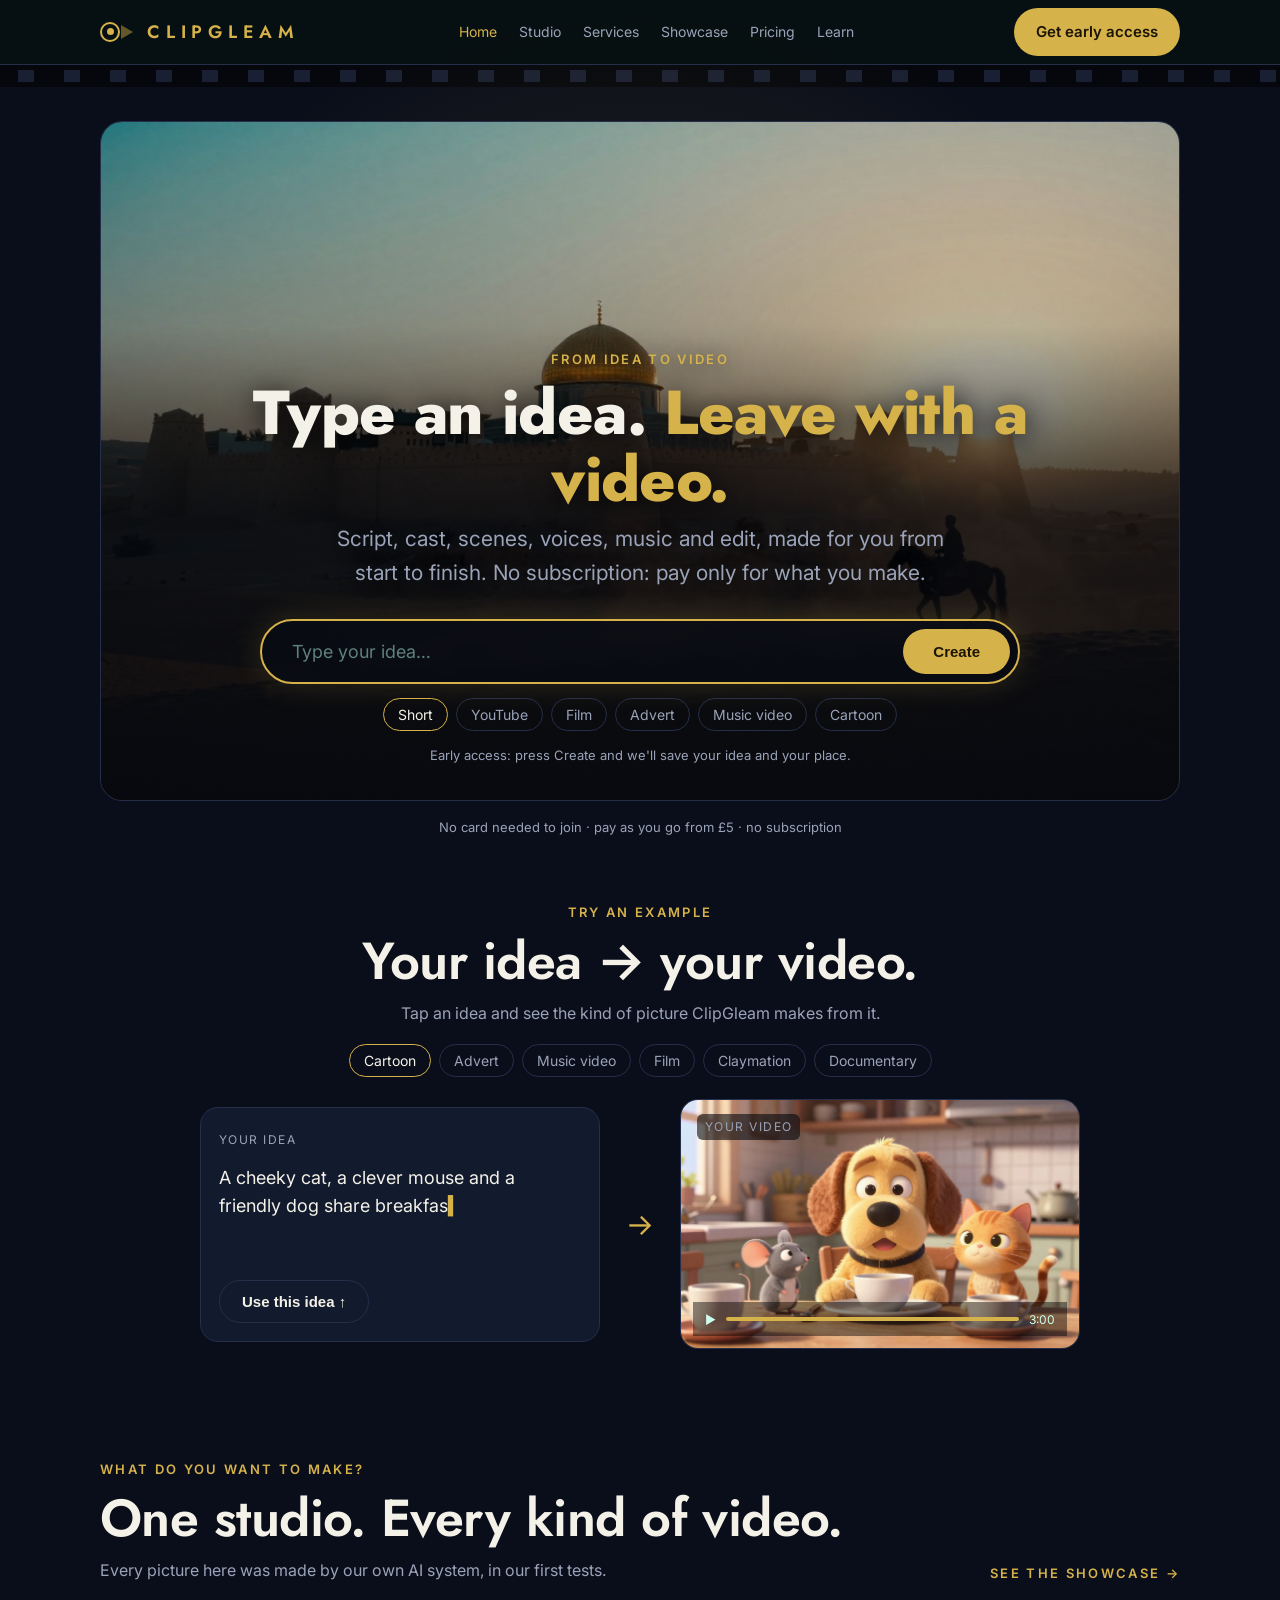
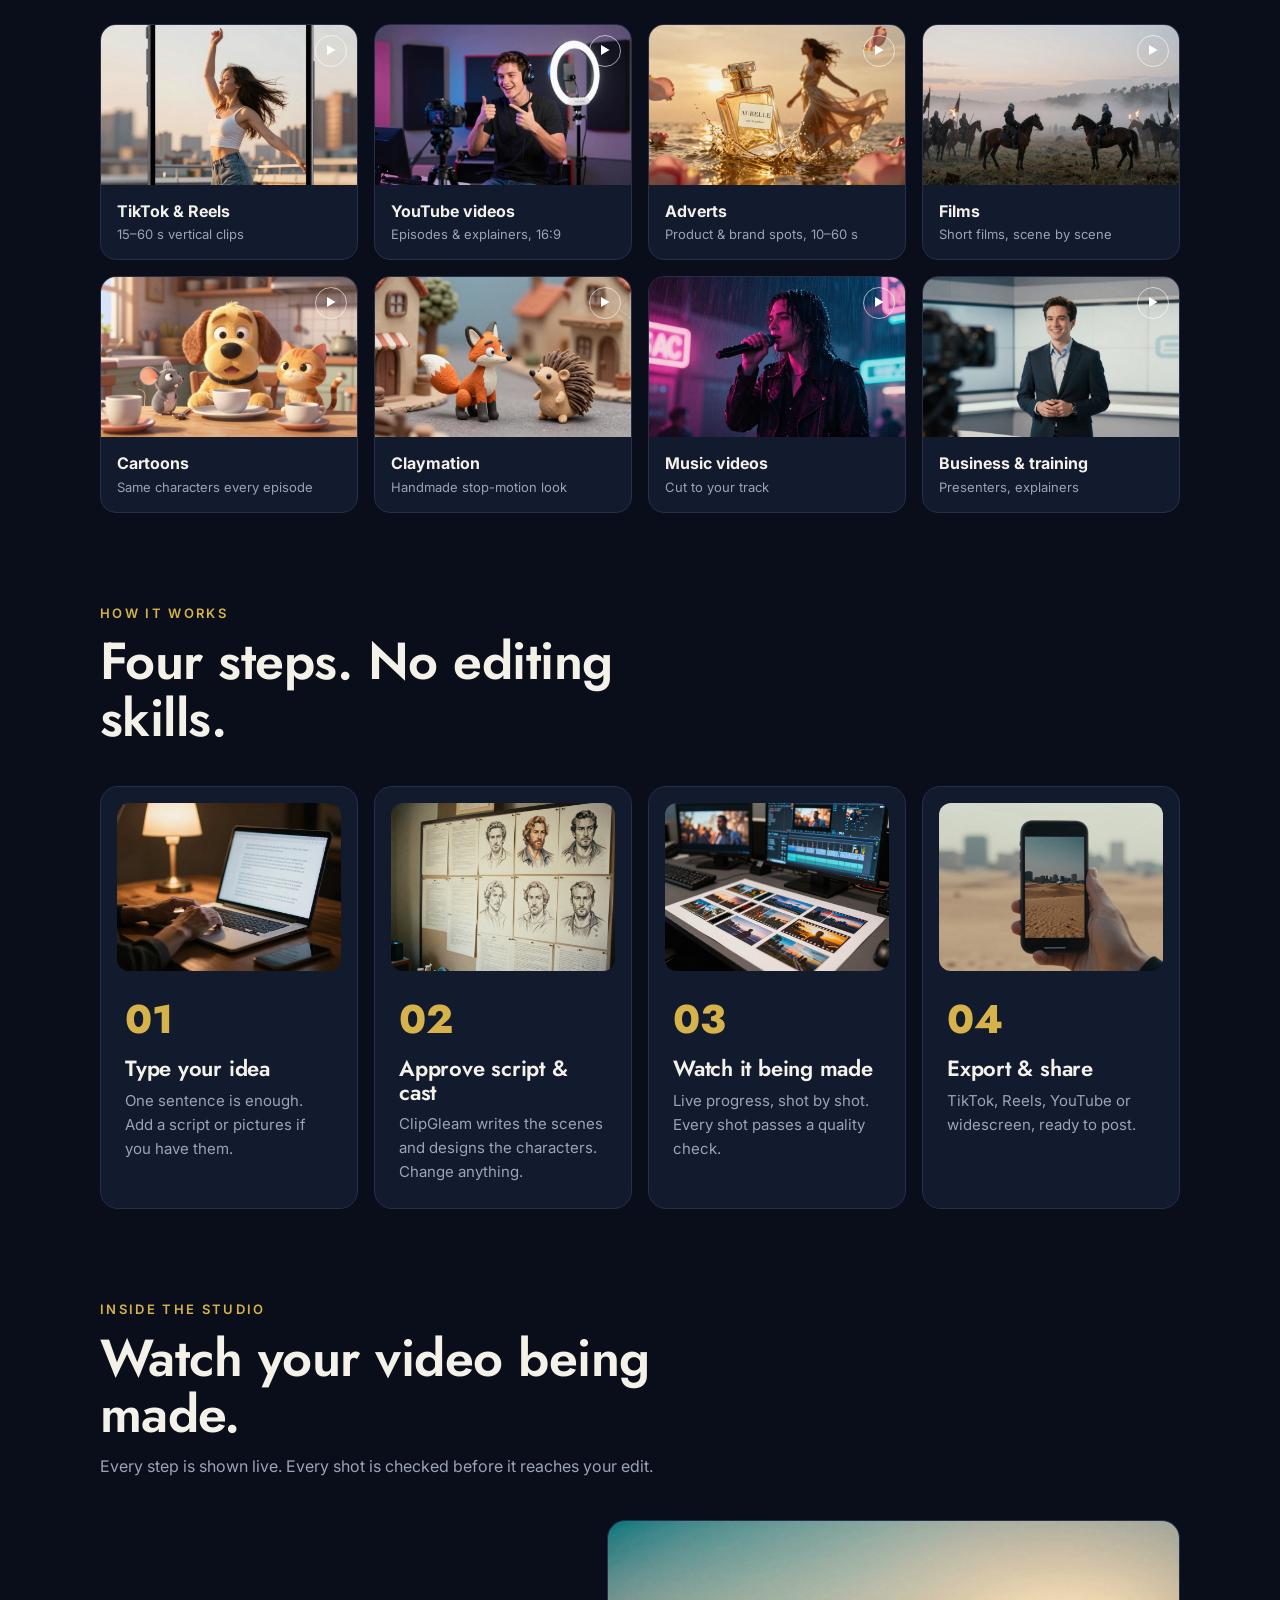
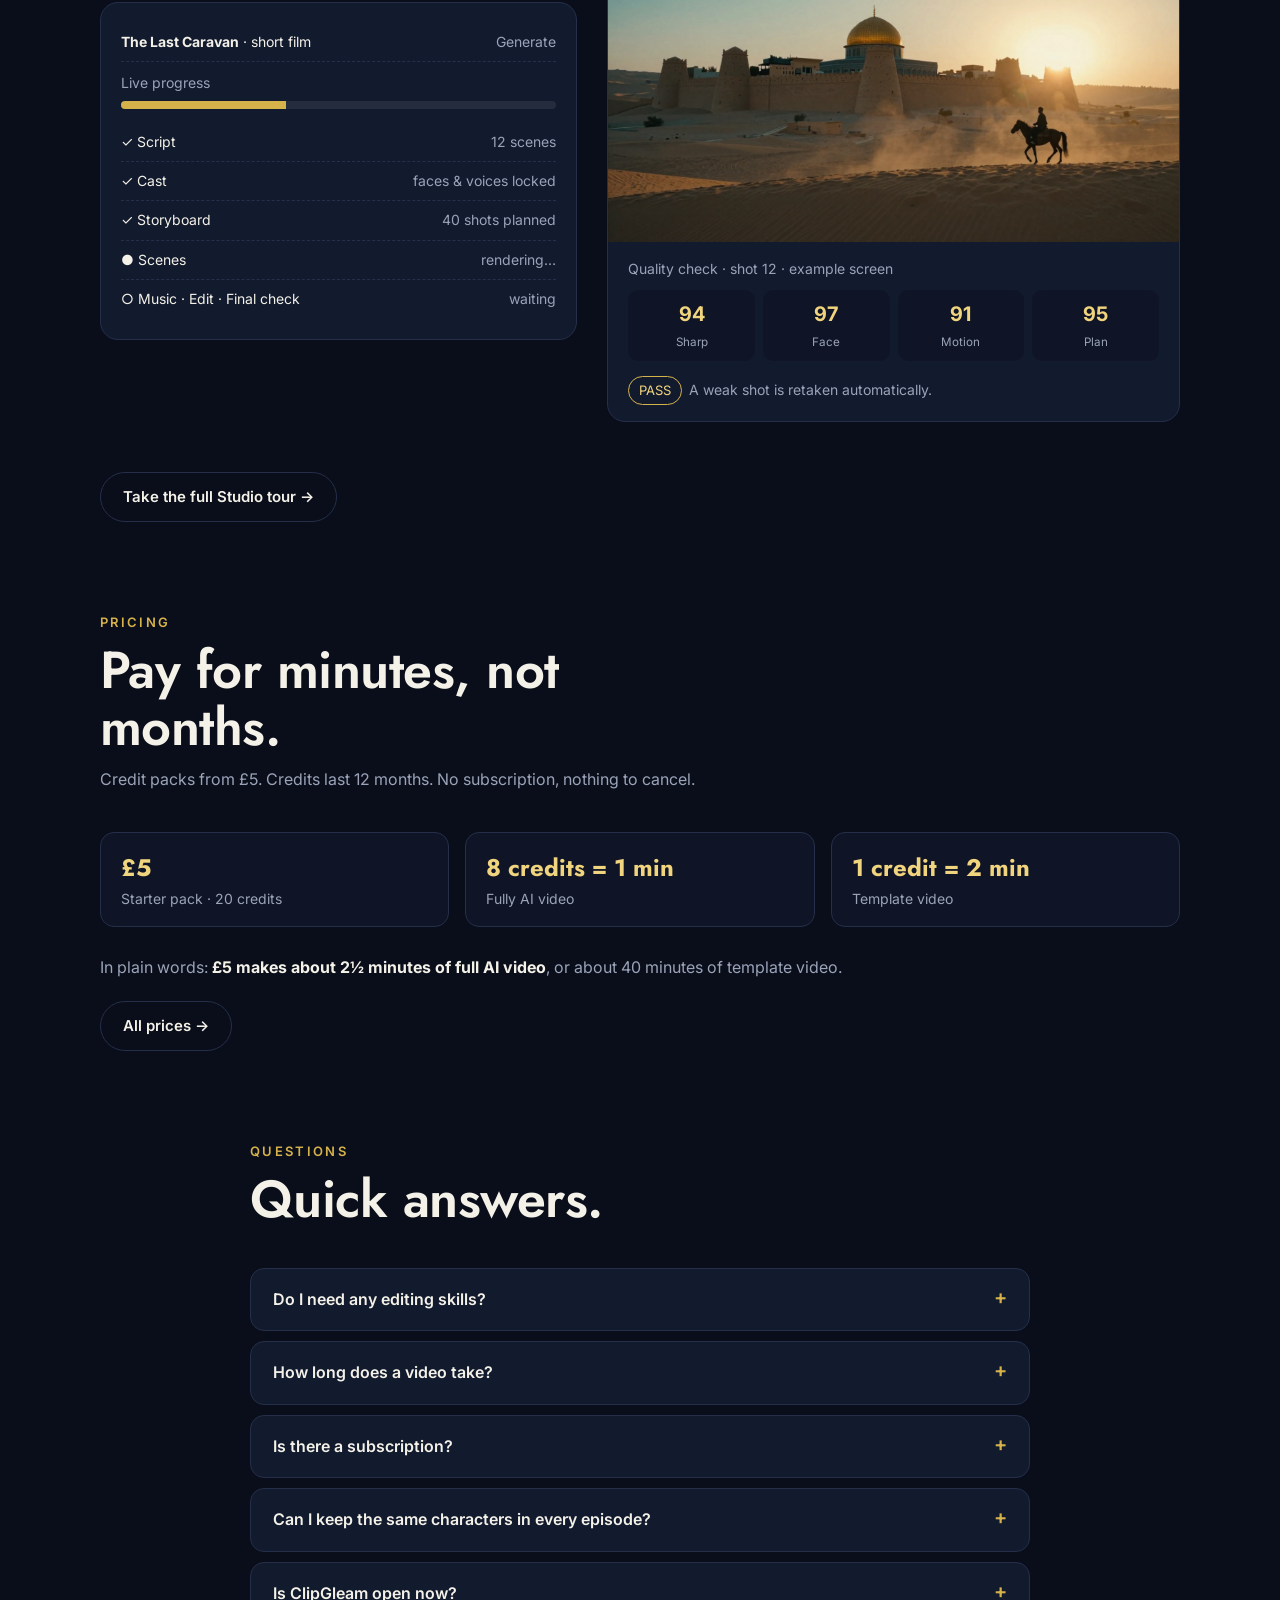
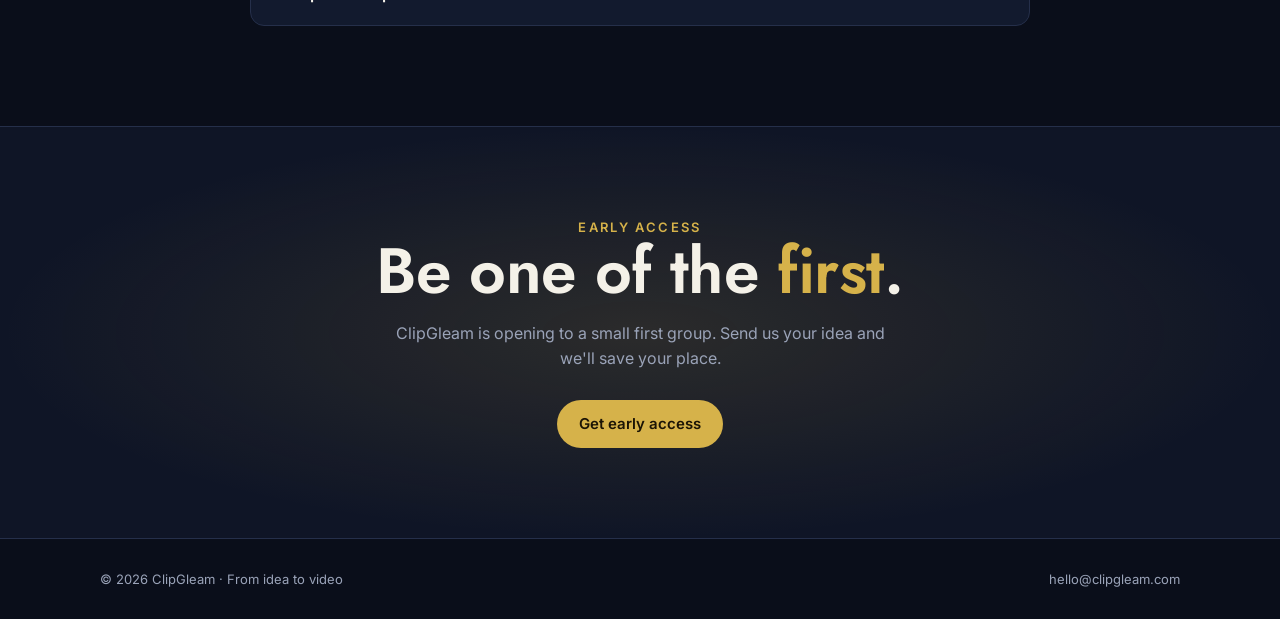
<file: index.html>
<!doctype html>
<html lang="en">
<head>
<meta charset="utf-8">
<meta name="viewport" content="width=device-width,initial-scale=1">
<title>ClipGleam — type an idea, leave with a video</title>
<meta name="description" content="AI video studio: script, characters, scenes, voices, music and edit from one sentence. Pay as you go. Early access open.">
<link rel="preconnect" href="https://fonts.googleapis.com">
<link href="https://fonts.googleapis.com/css2?family=Jost:wght@400;500;600;700&family=Inter:wght@400;500;600&display=swap" rel="stylesheet">
<link rel="stylesheet" href="style.css?v=8">
</head>
<body>
<nav><div class="wrap">
  <a class="logo" href="index.html"><span class="cam"><span class="lens"></span><span class="beam"></span></span>CLIPGLEAM</a>
  <div class="links"><a href="index.html" class=on>Home</a><a href="studio.html">Studio</a><a href="services.html">Services</a><a href="showcase.html">Showcase</a><a href="pricing.html">Pricing</a><a href="learn.html">Learn</a></div>
  <a class="btn" href="index.html#early">Get early access</a>
</div></nav>
<div class="filmstrip"></div>

<header class="hero"><div class="wrap">
  <div class="cine">
    <div class="heroimg"></div><div class="vign"></div>
    <div class="panel">
      <div class="eyebrow">From idea to video</div>
      <h1>Type an idea. <span class="gleam">Leave with a video.</span></h1>
      <p class="lead">Script, cast, scenes, voices, music and edit, made for you from start to finish. No subscription: pay only for what you make.</p>
      <form class="ideabox" id="idea"><input id="ideaIn" placeholder="Type your idea…" maxlength="300"><button class="btn" type="submit">Create</button></form>
      <div class="chips" id="fmt"><button class="chip on" type="button">Short</button><button class="chip" type="button">YouTube</button><button class="chip" type="button">Film</button><button class="chip" type="button">Advert</button><button class="chip" type="button">Music video</button><button class="chip" type="button">Cartoon</button></div>
      <div class="note">Early access: press Create and we'll save your idea and your place.</div>
    </div>
  </div>

  <div class="note" style="text-align:center;margin-top:16px">No card needed to join · pay as you go from £5 · no subscription</div>

  <div class="sec-head reveal" style="margin:64px auto 18px;text-align:center"><div class="eyebrow">Try an example</div><h2>Your idea → your video.</h2><p>Tap an idea and see the kind of picture ClipGleam makes from it.</p></div>
  <div class="chips" id="ex"></div>
  <div class="demo">
    <div class="prompt"><small>Your idea</small><div class="typed" id="typed"></div><button class="btn ghost" type="button" id="useIdea" style="margin-top:6px">Use this idea ↑</button></div>
    <div class="arrow">→</div>
    <div class="screen"><small>Your video</small><div class="shot" id="shot"></div><div class="bar">▶<div class="track"><i></i></div><span id="dur">0:30</span></div></div>
  </div>
</div></header>

<section id="formats" style="padding-top:40px"><div class="wrap">
  <div class="sec-head reveal" style="display:flex;justify-content:space-between;align-items:end;max-width:none;gap:20px;flex-wrap:wrap"><div><div class="eyebrow">What do you want to make?</div><h2>One studio. Every kind of video.</h2><p>Every picture here was made by our own AI system, in our first tests.</p></div><a class="eyebrow" href="showcase.html" style="text-decoration:none">See the showcase →</a></div>
  <div class="grid g4">
    <a class="tile reveal" href="services.html"><div class="art ph" style="background-image:url(img/show_tiktok.jpg);background-position:center 30%"></div><div class="meta"><b>TikTok &amp; Reels</b><small>15–60 s vertical clips</small></div></a>
    <a class="tile reveal" href="services.html"><div class="art ph" style="background-image:url(img/show_youtube.jpg)"></div><div class="meta"><b>YouTube videos</b><small>Episodes &amp; explainers, 16:9</small></div></a>
    <a class="tile reveal" href="services.html"><div class="art ph" style="background-image:url(img/show_perfume.jpg)"></div><div class="meta"><b>Adverts</b><small>Product &amp; brand spots, 10–60 s</small></div></a>
    <a class="tile reveal" href="services.html"><div class="art ph" style="background-image:url(img/show_epic.jpg)"></div><div class="meta"><b>Films</b><small>Short films, scene by scene</small></div></a>
    <a class="tile reveal" href="services.html"><div class="art ph" style="background-image:url(img/show_cartoon.jpg)"></div><div class="meta"><b>Cartoons</b><small>Same characters every episode</small></div></a>
    <a class="tile reveal" href="services.html"><div class="art ph" style="background-image:url(img/show_clay.jpg)"></div><div class="meta"><b>Claymation</b><small>Handmade stop-motion look</small></div></a>
    <a class="tile reveal" href="services.html"><div class="art ph" style="background-image:url(img/show_neon.jpg)"></div><div class="meta"><b>Music videos</b><small>Cut to your track</small></div></a>
    <a class="tile reveal" href="services.html"><div class="art ph" style="background-image:url(img/show_presenter.jpg)"></div><div class="meta"><b>Business &amp; training</b><small>Presenters, explainers</small></div></a>
  </div>
</div></section>

<section id="how" style="padding-top:0"><div class="wrap">
  <div class="sec-head reveal"><div class="eyebrow">How it works</div><h2>Four steps. No editing skills.</h2></div>
  <div class="grid g4">
    <div class="card reveal"><div class="cimg" style="background-image:url(img/how_idea.jpg)"></div><div class="n">01</div><h3>Type your idea</h3><p>One sentence is enough. Add a script or pictures if you have them.</p></div>
    <div class="card reveal"><div class="cimg" style="background-image:url(img/how_cast.jpg)"></div><div class="n">02</div><h3>Approve script &amp; cast</h3><p>ClipGleam writes the scenes and designs the characters. Change anything.</p></div>
    <div class="card reveal"><div class="cimg" style="background-image:url(img/how_board.jpg)"></div><div class="n">03</div><h3>Watch it being made</h3><p>Live progress, shot by shot. Every shot passes a quality check.</p></div>
    <div class="card reveal"><div class="cimg" style="background-image:url(img/how_share.jpg)"></div><div class="n">04</div><h3>Export &amp; share</h3><p>TikTok, Reels, YouTube or widescreen, ready to post.</p></div>
  </div>
</div></section>

<section id="inside" style="padding-top:0"><div class="wrap">
  <div class="sec-head reveal"><div class="eyebrow">Inside the Studio</div><h2>Watch your video being made.</h2><p>Every step is shown live. Every shot is checked before it reaches your edit.</p></div>
  <div class="flow reveal" style="border:0;padding-top:0">
    <div class="mock">
      <div class="row"><span><b>The Last Caravan</b> · short film</span><span class="k">Generate</span></div>
      <div class="k" style="margin-top:10px">Live progress</div><div class="meter"><i></i></div>
      <div class="row"><span>✓ Script</span><span class="k">12 scenes</span></div>
      <div class="row"><span>✓ Cast</span><span class="k">faces &amp; voices locked</span></div>
      <div class="row"><span>✓ Storyboard</span><span class="k">40 shots planned</span></div>
      <div class="row"><span>● Scenes</span><span class="k">rendering…</span></div>
      <div class="row"><span>○ Music · Edit · Final check</span><span class="k">waiting</span></div>
    </div>
    <div class="mock" style="padding:0;overflow:hidden">
      <div class="cimg" style="background-image:url(img/hero_desert.jpg);aspect-ratio:16/9;margin:0;border-radius:0"></div>
      <div style="padding:16px 20px"><div class="k">Quality check · shot 12 · example screen</div><div class="score"><div><b>94</b><small class="k">Sharp</small></div><div><b>97</b><small class="k">Face</small></div><div><b>91</b><small class="k">Motion</small></div><div><b>95</b><small class="k">Plan</small></div></div>
      <p style="margin-top:12px"><span class="pill t">PASS</span> <span class="k">A weak shot is retaken automatically.</span></p></div>
    </div>
  </div>
  <p class="reveal"><a class="btn ghost" href="studio.html">Take the full Studio tour →</a></p>
</div></section>

<section id="prices" style="padding-top:0"><div class="wrap">
  <div class="sec-head reveal"><div class="eyebrow">Pricing</div><h2>Pay for minutes, not months.</h2><p>Credit packs from £5. Credits last 12 months. No subscription, nothing to cancel.</p></div>
  <div class="rates reveal">
    <div class="rate"><b>£5</b><span>Starter pack · 20 credits</span></div>
    <div class="rate"><b>8 credits = 1 min</b><span>Fully AI video</span></div>
    <div class="rate"><b>1 credit = 2 min</b><span>Template video</span></div>
  </div>
  <p class="reveal" style="color:var(--mute);margin-bottom:20px">In plain words: <b style="color:var(--ink)">£5 makes about 2½ minutes of full AI video</b>, or about 40 minutes of template video.</p>
  <a class="btn ghost reveal" href="pricing.html">All prices →</a>
</div></section>

<section id="faq" style="padding-top:0"><div class="wrap" style="max-width:820px">
  <div class="sec-head reveal"><div class="eyebrow">Questions</div><h2>Quick answers.</h2></div>
  <details class="reveal"><summary>Do I need any editing skills?</summary><p>No. You type an idea and approve the script and characters. ClipGleam does the filming, voices, music and edit.</p></details>
  <details class="reveal"><summary>How long does a video take?</summary><p>A short AI clip takes about 5–10 minutes. One minute of full AI video takes about 20–40 minutes. Template videos are quicker.</p></details>
  <details class="reveal"><summary>Is there a subscription?</summary><p>No. You buy a credit pack from £5 and use it when you like. Credits last 12 months.</p></details>
  <details class="reveal"><summary>Can I keep the same characters in every episode?</summary><p>Yes. Each character gets one face and one voice, locked for the whole series.</p></details>
  <details class="reveal"><summary>Is ClipGleam open now?</summary><p>We are in early access. Send us your idea and we'll save your place in the first group.</p></details>
</div></section>

<section class="final" id="early"><div class="wrap">
  <div class="eyebrow">Early access</div>
  <h2>Be one of the <span class="gleam">first</span>.</h2>
  <p>ClipGleam is opening to a small first group. Send us your idea and we'll save your place.</p>
  <a class="btn" id="earlyBtn" href="mailto:hello@clipgleam.com?subject=ClipGleam%20early%20access">Get early access</a>
</div></section>
<footer><div class="wrap"><span>© 2026 ClipGleam · From idea to video</span><span>hello@clipgleam.com</span></div></footer>
<script>
const io=new IntersectionObserver(es=>es.forEach(e=>{if(e.isIntersecting){e.target.classList.add("in");io.unobserve(e.target)}}),{threshold:.12});
document.querySelectorAll(".reveal").forEach(n=>io.observe(n));



const EX=[["Cartoon","A cheeky cat, a clever mouse and a friendly dog share breakfast","show_cartoon","3:00"],
["Advert","30-second luxury perfume advert, gold light on black glass","show_perfume","0:30"],
["Music video","A singer in neon rain, slow motion, cut to my song","show_neon","3:20"],
["Film","Two armies meet on a misty plain at dawn","show_epic","8:00"],
["Claymation","A clay fox and hedgehog explore a tiny clay village","show_clay","1:00"],
["Documentary","A river delta at sunrise, seen from the sky","show_delta","5:00"]];
const el=document.getElementById("typed"),shot=document.getElementById("shot"),ex=document.getElementById("ex");let i=0,iv,auto;
EX.forEach((e,k)=>{const b=document.createElement("button");b.className="chip";b.type="button";b.textContent=e[0];b.onclick=()=>{clearTimeout(auto);show(k,true)};ex.appendChild(b);});
function show(k,stay){i=k;const e=EX[k];[...ex.children].forEach((c,n)=>c.classList.toggle("on",n===k));
shot.style.backgroundImage="url(img/"+e[2]+".jpg)";document.getElementById("dur").textContent=e[3];
clearInterval(iv);let n=0;el.textContent="";iv=setInterval(()=>{el.textContent=e[1].slice(0,++n);if(n>=e[1].length){clearInterval(iv);if(!stay)auto=setTimeout(()=>show((i+1)%EX.length),3500)}},35);}
show(0);
document.getElementById("useIdea").onclick=()=>{const inp=document.getElementById("ideaIn");inp.value=EX[i][1];inp.scrollIntoView({behavior:"smooth",block:"center"});inp.focus();};
let fmt="Short";
document.querySelectorAll("#fmt .chip").forEach(c=>c.onclick=()=>{document.querySelectorAll("#fmt .chip").forEach(x=>x.classList.remove("on"));c.classList.add("on");fmt=c.textContent;});
document.getElementById("idea").onsubmit=e=>{e.preventDefault();
const v=document.getElementById("ideaIn").value.trim();
const b=document.getElementById("earlyBtn");
b.href="mailto:hello@clipgleam.com?subject="+encodeURIComponent("ClipGleam early access")+"&body="+encodeURIComponent("My idea ("+fmt+"): "+v);
document.getElementById("early").scrollIntoView({behavior:"smooth"});
b.textContent=v?"Send my idea & save my place":"Get early access";};

</script>
</body>
</html>
</file>
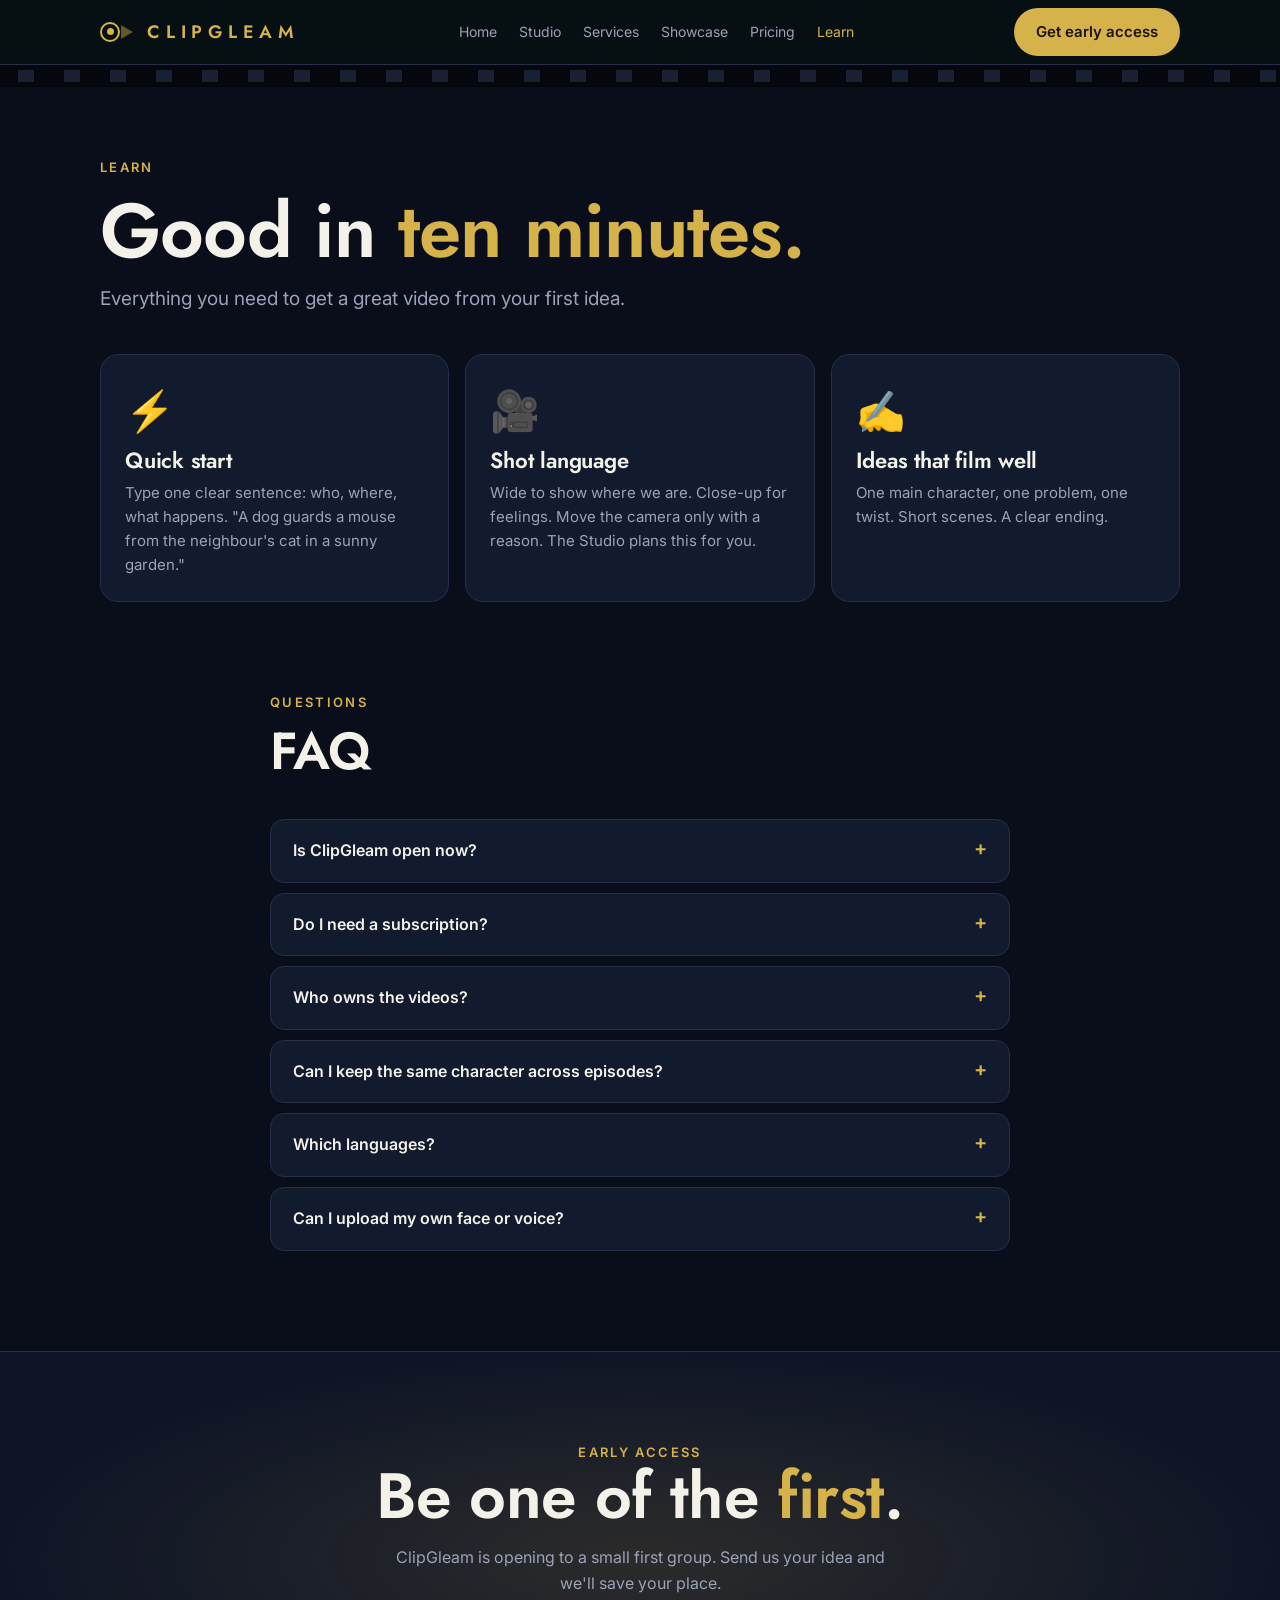
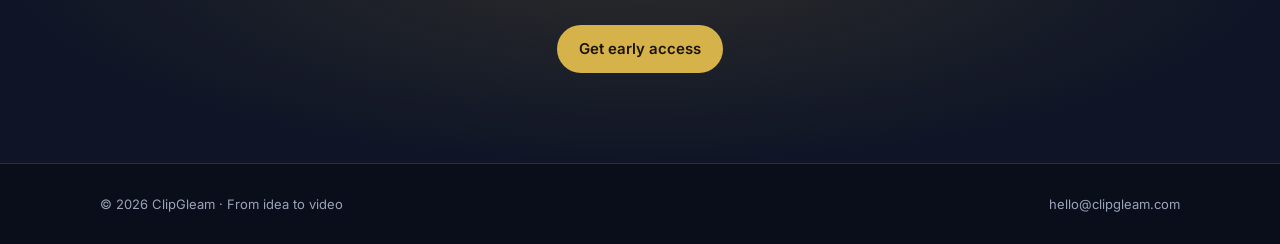
<file: learn.html>
<!doctype html>
<html lang="en">
<head>
<meta charset="utf-8">
<meta name="viewport" content="width=device-width,initial-scale=1">
<title>Learn — ClipGleam</title>
<meta name="description" content="Quick start, shot language and FAQ for ClipGleam.">
<link rel="preconnect" href="https://fonts.googleapis.com">
<link href="https://fonts.googleapis.com/css2?family=Jost:wght@400;500;600;700&family=Inter:wght@400;500;600&display=swap" rel="stylesheet">
<link rel="stylesheet" href="style.css?v=8">
</head>
<body>
<nav><div class="wrap">
  <a class="logo" href="index.html"><span class="cam"><span class="lens"></span><span class="beam"></span></span>CLIPGLEAM</a>
  <div class="links"><a href="index.html">Home</a><a href="studio.html">Studio</a><a href="services.html">Services</a><a href="showcase.html">Showcase</a><a href="pricing.html">Pricing</a><a href="learn.html" class=on>Learn</a></div>
  <a class="btn" href="index.html#early">Get early access</a>
</div></nav>
<div class="filmstrip"></div>

<header class="page-hero"><div class="wrap">
  <div class="eyebrow">Learn</div>
  <h1>Good in <span class="gleam">ten minutes.</span></h1>
  <p>Everything you need to get a great video from your first idea.</p>
</div></header>
<section style="padding-top:10px"><div class="wrap">
  <div class="grid g3">
    <div class="card reveal"><div class="n">⚡</div><h3>Quick start</h3><p>Type one clear sentence: who, where, what happens. "A dog guards a mouse from the neighbour's cat in a sunny garden."</p></div>
    <div class="card reveal"><div class="n">🎥</div><h3>Shot language</h3><p>Wide to show where we are. Close-up for feelings. Move the camera only with a reason. The Studio plans this for you.</p></div>
    <div class="card reveal"><div class="n">✍️</div><h3>Ideas that film well</h3><p>One main character, one problem, one twist. Short scenes. A clear ending.</p></div>
  </div>
</div></section>
<section style="padding-top:0"><div class="wrap" style="max-width:780px">
  <div class="sec-head reveal"><div class="eyebrow">Questions</div><h2>FAQ</h2></div>
  <details class="reveal"><summary>Is ClipGleam open now?</summary><p>We are in early access. Leave your email and we'll invite you as soon as your place is ready.</p></details><details class="reveal"><summary>Do I need a subscription?</summary><p>No. Buy credits once and use them when you want. They last 12 months.</p></details><details class="reveal"><summary>Who owns the videos?</summary><p>You do. Use them on your own channels and for your business.</p></details><details class="reveal"><summary>Can I keep the same character across episodes?</summary><p>Yes, that's what the cast lock is for: one face and one voice, kept the same in every scene.</p></details><details class="reveal"><summary>Which languages?</summary><p>English first. More voices and languages are on the way.</p></details><details class="reveal"><summary>Can I upload my own face or voice?</summary><p>Yes, but only your own, or someone who has given their permission.</p></details>
</div></section>

<section class="final" id="early"><div class="wrap">
  <div class="eyebrow">Early access</div>
  <h2>Be one of the <span class="gleam">first</span>.</h2>
  <p>ClipGleam is opening to a small first group. Send us your idea and we'll save your place.</p>
  <a class="btn" id="earlyBtn" href="mailto:hello@clipgleam.com?subject=ClipGleam%20early%20access">Get early access</a>
</div></section>
<footer><div class="wrap"><span>© 2026 ClipGleam · From idea to video</span><span>hello@clipgleam.com</span></div></footer>
<script>
const io=new IntersectionObserver(es=>es.forEach(e=>{if(e.isIntersecting){e.target.classList.add("in");io.unobserve(e.target)}}),{threshold:.12});
document.querySelectorAll(".reveal").forEach(n=>io.observe(n));

</script>
</body>
</html>
</file>
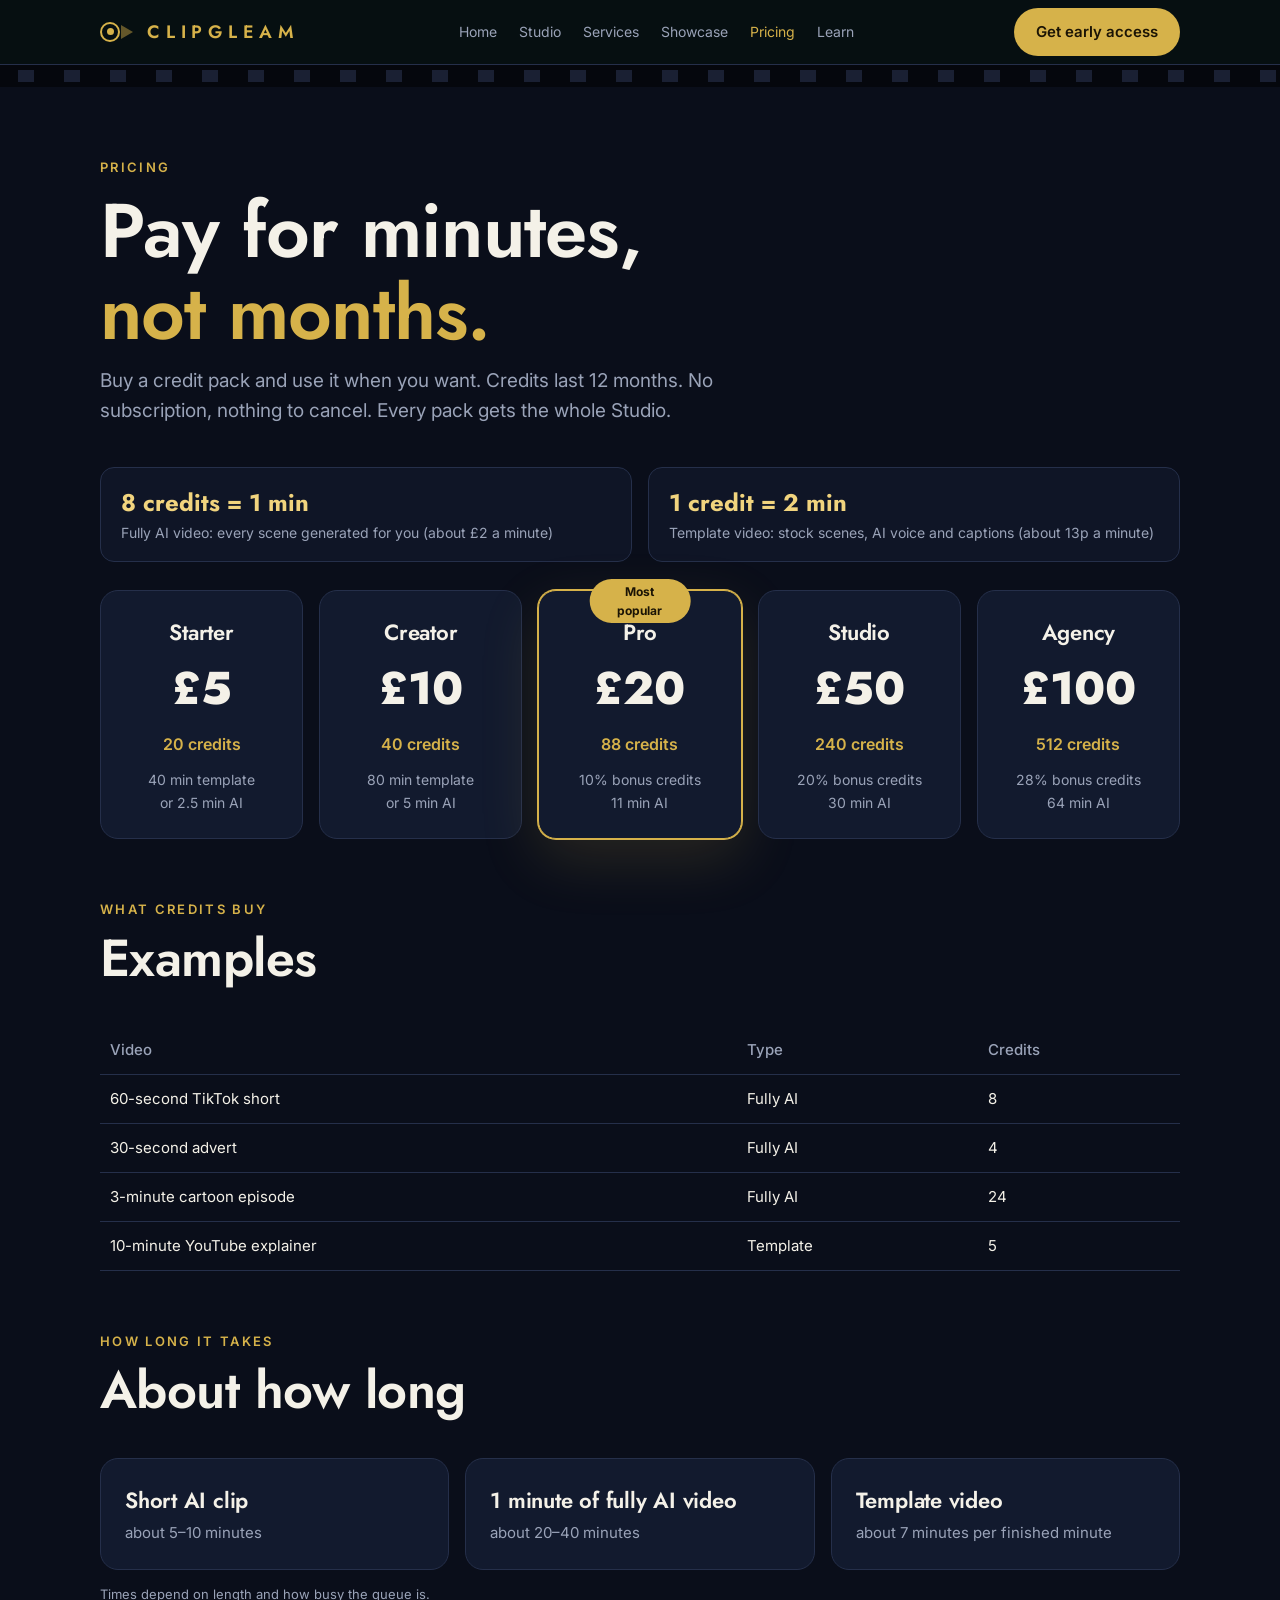
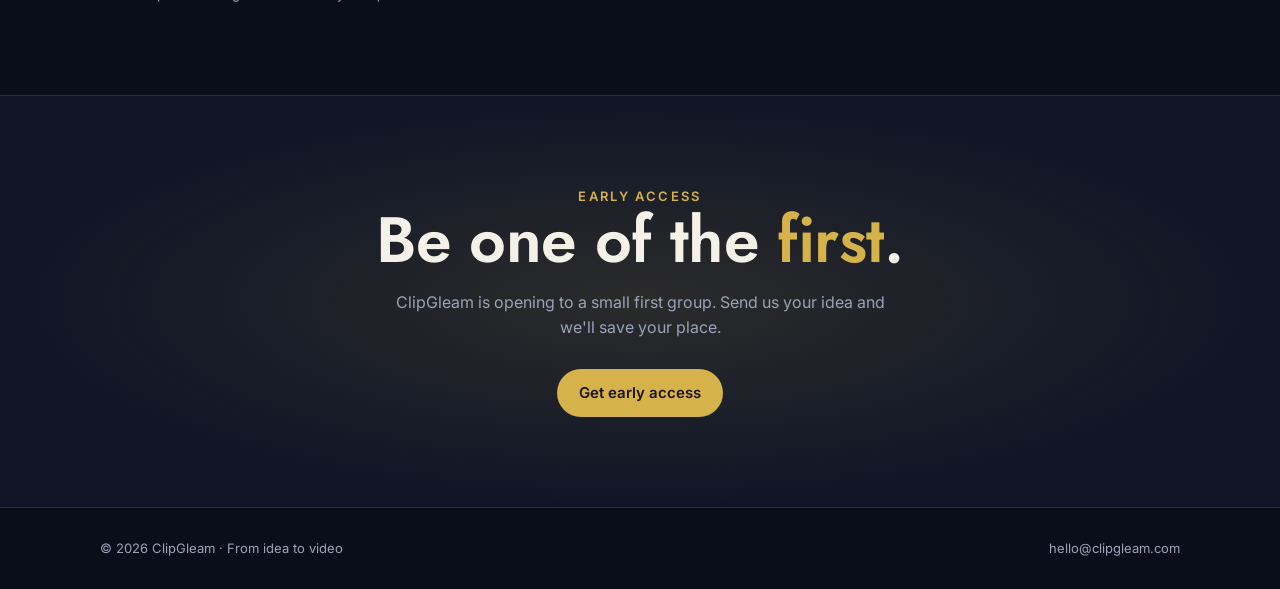
<file: pricing.html>
<!doctype html>
<html lang="en">
<head>
<meta charset="utf-8">
<meta name="viewport" content="width=device-width,initial-scale=1">
<title>Pricing — ClipGleam</title>
<meta name="description" content="Credit packs from £5. No subscription. Credits last 12 months.">
<link rel="preconnect" href="https://fonts.googleapis.com">
<link href="https://fonts.googleapis.com/css2?family=Jost:wght@400;500;600;700&family=Inter:wght@400;500;600&display=swap" rel="stylesheet">
<link rel="stylesheet" href="style.css?v=8">
</head>
<body>
<nav><div class="wrap">
  <a class="logo" href="index.html"><span class="cam"><span class="lens"></span><span class="beam"></span></span>CLIPGLEAM</a>
  <div class="links"><a href="index.html">Home</a><a href="studio.html">Studio</a><a href="services.html">Services</a><a href="showcase.html">Showcase</a><a href="pricing.html" class=on>Pricing</a><a href="learn.html">Learn</a></div>
  <a class="btn" href="index.html#early">Get early access</a>
</div></nav>
<div class="filmstrip"></div>

<header class="page-hero"><div class="wrap">
  <div class="eyebrow">Pricing</div>
  <h1>Pay for minutes,<br><span class="gleam">not months.</span></h1>
  <p>Buy a credit pack and use it when you want. Credits last 12 months. No subscription, nothing to cancel. Every pack gets the whole Studio.</p>
</div></header>
<section style="padding-top:10px"><div class="wrap">
  <div class="rates reveal">
    <div class="rate"><b>8 credits = 1 min</b><span>Fully AI video: every scene generated for you (about £2 a minute)</span></div>
    <div class="rate"><b>1 credit = 2 min</b><span>Template video: stock scenes, AI voice and captions (about 13p a minute)</span></div>
  </div>
  <div class="grid g5"><div class="card price  reveal"><h3>Starter</h3><div class="amt">£5</div><div class="cr">20 credits</div><ul><li>40 min template</li><li>or 2.5 min AI</li></ul></div><div class="card price  reveal"><h3>Creator</h3><div class="amt">£10</div><div class="cr">40 credits</div><ul><li>80 min template</li><li>or 5 min AI</li></ul></div><div class="card price pop reveal"><span class=tag>Most popular</span><h3>Pro</h3><div class="amt">£20</div><div class="cr">88 credits</div><ul><li>10% bonus credits</li><li>11 min AI</li></ul></div><div class="card price  reveal"><h3>Studio</h3><div class="amt">£50</div><div class="cr">240 credits</div><ul><li>20% bonus credits</li><li>30 min AI</li></ul></div><div class="card price  reveal"><h3>Agency</h3><div class="amt">£100</div><div class="cr">512 credits</div><ul><li>28% bonus credits</li><li>64 min AI</li></ul></div></div>
  <div class="sec-head reveal" style="margin-top:60px"><div class="eyebrow">What credits buy</div><h2>Examples</h2></div>
  <table class="cmp reveal">
    <tr><th>Video</th><th>Type</th><th>Credits</th></tr>
    <tr><td>60-second TikTok short</td><td>Fully AI</td><td>8</td></tr>
    <tr><td>30-second advert</td><td>Fully AI</td><td>4</td></tr>
    <tr><td>3-minute cartoon episode</td><td>Fully AI</td><td>24</td></tr>
    <tr><td>10-minute YouTube explainer</td><td>Template</td><td>5</td></tr>
  </table>
  <div class="sec-head reveal" style="margin-top:60px"><div class="eyebrow">How long it takes</div><h2>About how long</h2></div>
  <div class="grid g3">
    <div class="card reveal"><h3>Short AI clip</h3><p>about 5–10 minutes</p></div>
    <div class="card reveal"><h3>1 minute of fully AI video</h3><p>about 20–40 minutes</p></div>
    <div class="card reveal"><h3>Template video</h3><p>about 7 minutes per finished minute</p></div>
  </div>
  <p class="note reveal">Times depend on length and how busy the queue is.</p>
</div></section>

<section class="final" id="early"><div class="wrap">
  <div class="eyebrow">Early access</div>
  <h2>Be one of the <span class="gleam">first</span>.</h2>
  <p>ClipGleam is opening to a small first group. Send us your idea and we'll save your place.</p>
  <a class="btn" id="earlyBtn" href="mailto:hello@clipgleam.com?subject=ClipGleam%20early%20access">Get early access</a>
</div></section>
<footer><div class="wrap"><span>© 2026 ClipGleam · From idea to video</span><span>hello@clipgleam.com</span></div></footer>
<script>
const io=new IntersectionObserver(es=>es.forEach(e=>{if(e.isIntersecting){e.target.classList.add("in");io.unobserve(e.target)}}),{threshold:.12});
document.querySelectorAll(".reveal").forEach(n=>io.observe(n));

</script>
</body>
</html>
</file>
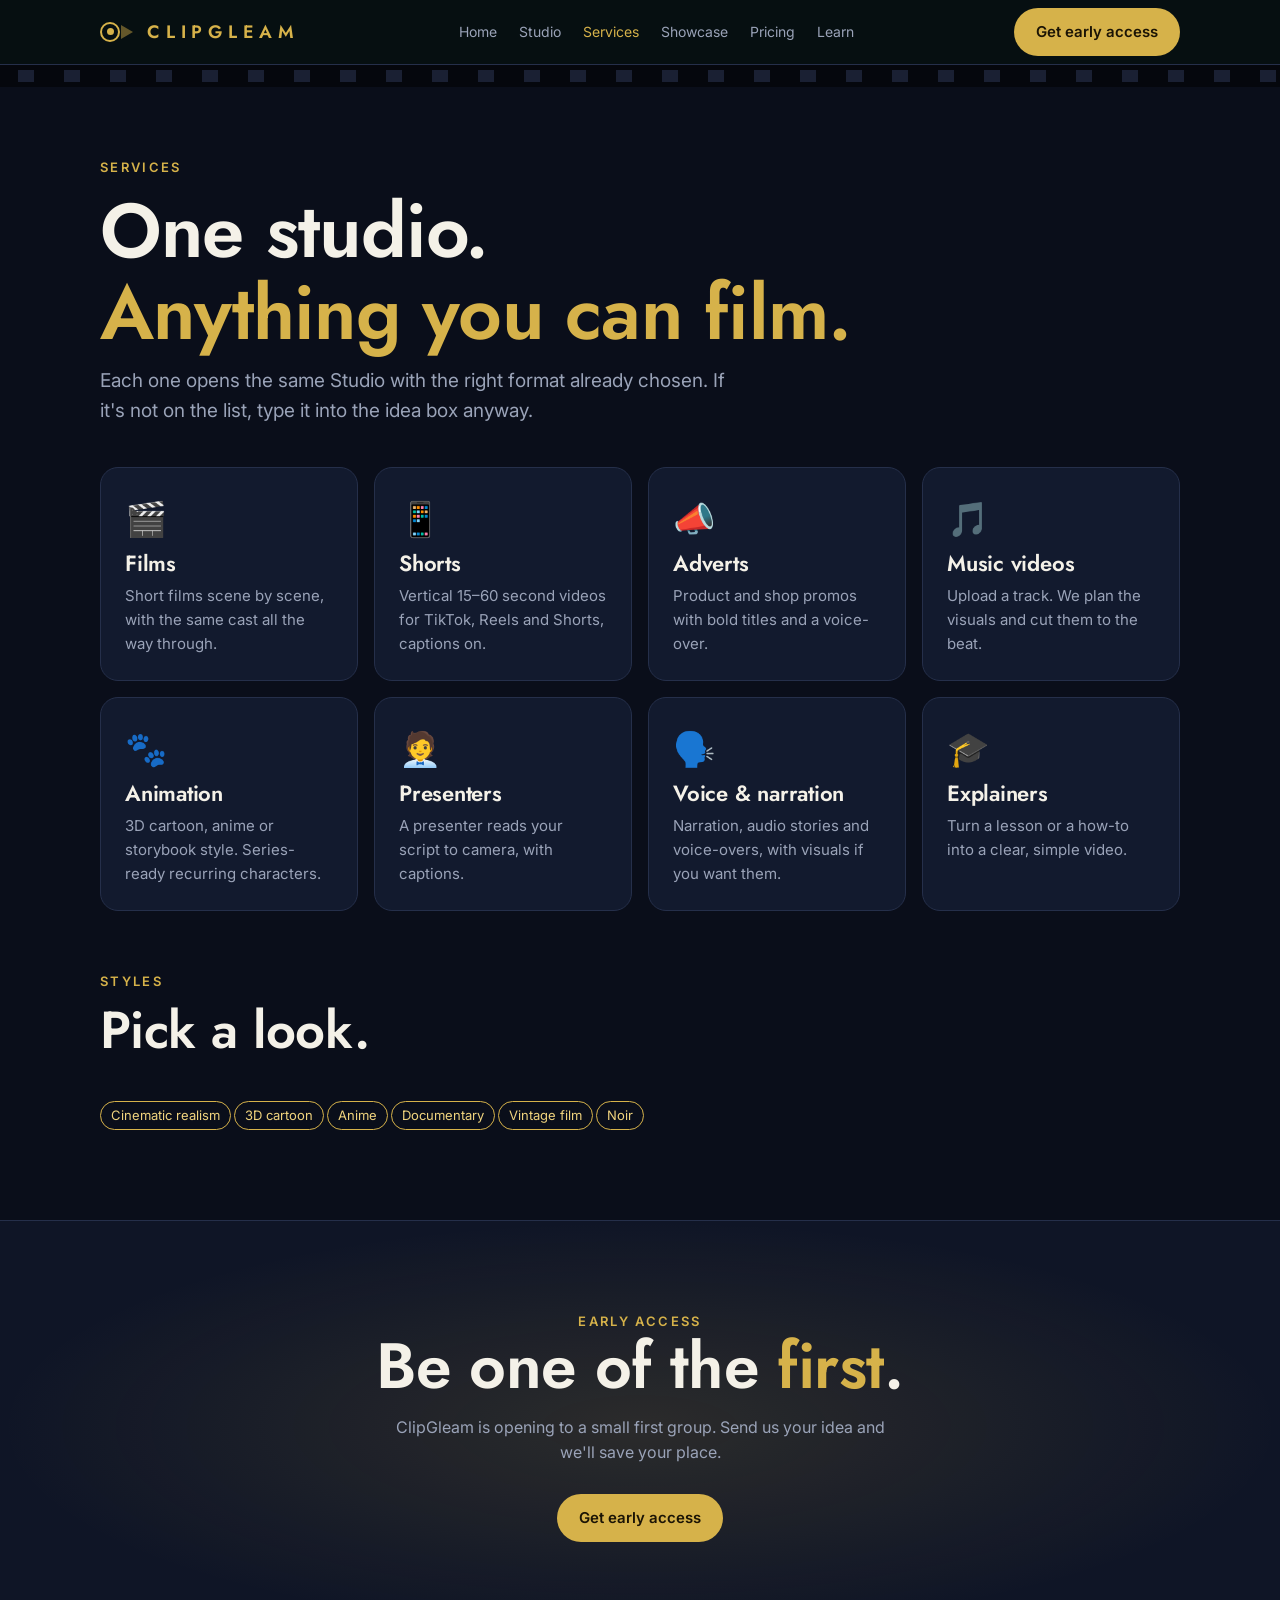
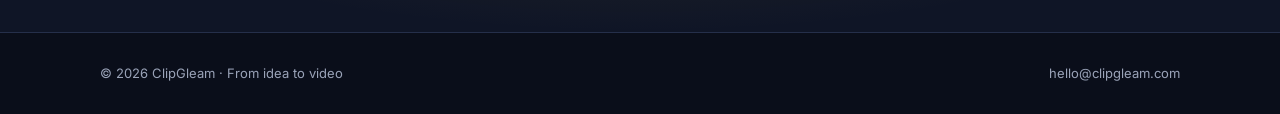
<file: services.html>
<!doctype html>
<html lang="en">
<head>
<meta charset="utf-8">
<meta name="viewport" content="width=device-width,initial-scale=1">
<title>Services — ClipGleam</title>
<meta name="description" content="Films, shorts, adverts, music videos, animation, presenters and explainers from one AI studio.">
<link rel="preconnect" href="https://fonts.googleapis.com">
<link href="https://fonts.googleapis.com/css2?family=Jost:wght@400;500;600;700&family=Inter:wght@400;500;600&display=swap" rel="stylesheet">
<link rel="stylesheet" href="style.css?v=8">
</head>
<body>
<nav><div class="wrap">
  <a class="logo" href="index.html"><span class="cam"><span class="lens"></span><span class="beam"></span></span>CLIPGLEAM</a>
  <div class="links"><a href="index.html">Home</a><a href="studio.html">Studio</a><a href="services.html" class=on>Services</a><a href="showcase.html">Showcase</a><a href="pricing.html">Pricing</a><a href="learn.html">Learn</a></div>
  <a class="btn" href="index.html#early">Get early access</a>
</div></nav>
<div class="filmstrip"></div>

<header class="page-hero"><div class="wrap">
  <div class="eyebrow">Services</div>
  <h1>One studio.<br><span class="gleam">Anything you can film.</span></h1>
  <p>Each one opens the same Studio with the right format already chosen. If it's not on the list, type it into the idea box anyway.</p>
</div></header>
<section style="padding-top:10px"><div class="wrap">
  <div class="grid g4"><div class="card reveal"><div class="emo">🎬</div><h3>Films</h3><p>Short films scene by scene, with the same cast all the way through.</p></div><div class="card reveal"><div class="emo">📱</div><h3>Shorts</h3><p>Vertical 15–60 second videos for TikTok, Reels and Shorts, captions on.</p></div><div class="card reveal"><div class="emo">📣</div><h3>Adverts</h3><p>Product and shop promos with bold titles and a voice-over.</p></div><div class="card reveal"><div class="emo">🎵</div><h3>Music videos</h3><p>Upload a track. We plan the visuals and cut them to the beat.</p></div><div class="card reveal"><div class="emo">🐾</div><h3>Animation</h3><p>3D cartoon, anime or storybook style. Series-ready recurring characters.</p></div><div class="card reveal"><div class="emo">🧑‍💼</div><h3>Presenters</h3><p>A presenter reads your script to camera, with captions.</p></div><div class="card reveal"><div class="emo">🗣️</div><h3>Voice &amp; narration</h3><p>Narration, audio stories and voice-overs, with visuals if you want them.</p></div><div class="card reveal"><div class="emo">🎓</div><h3>Explainers</h3><p>Turn a lesson or a how-to into a clear, simple video.</p></div></div>
  <div class="sec-head reveal" style="margin-top:60px"><div class="eyebrow">Styles</div><h2>Pick a look.</h2></div>
  <div class="reveal"><span class="pill t">Cinematic realism</span><span class="pill t">3D cartoon</span><span class="pill t">Anime</span><span class="pill t">Documentary</span><span class="pill t">Vintage film</span><span class="pill t">Noir</span></div>
</div></section>

<section class="final" id="early"><div class="wrap">
  <div class="eyebrow">Early access</div>
  <h2>Be one of the <span class="gleam">first</span>.</h2>
  <p>ClipGleam is opening to a small first group. Send us your idea and we'll save your place.</p>
  <a class="btn" id="earlyBtn" href="mailto:hello@clipgleam.com?subject=ClipGleam%20early%20access">Get early access</a>
</div></section>
<footer><div class="wrap"><span>© 2026 ClipGleam · From idea to video</span><span>hello@clipgleam.com</span></div></footer>
<script>
const io=new IntersectionObserver(es=>es.forEach(e=>{if(e.isIntersecting){e.target.classList.add("in");io.unobserve(e.target)}}),{threshold:.12});
document.querySelectorAll(".reveal").forEach(n=>io.observe(n));

</script>
</body>
</html>
</file>
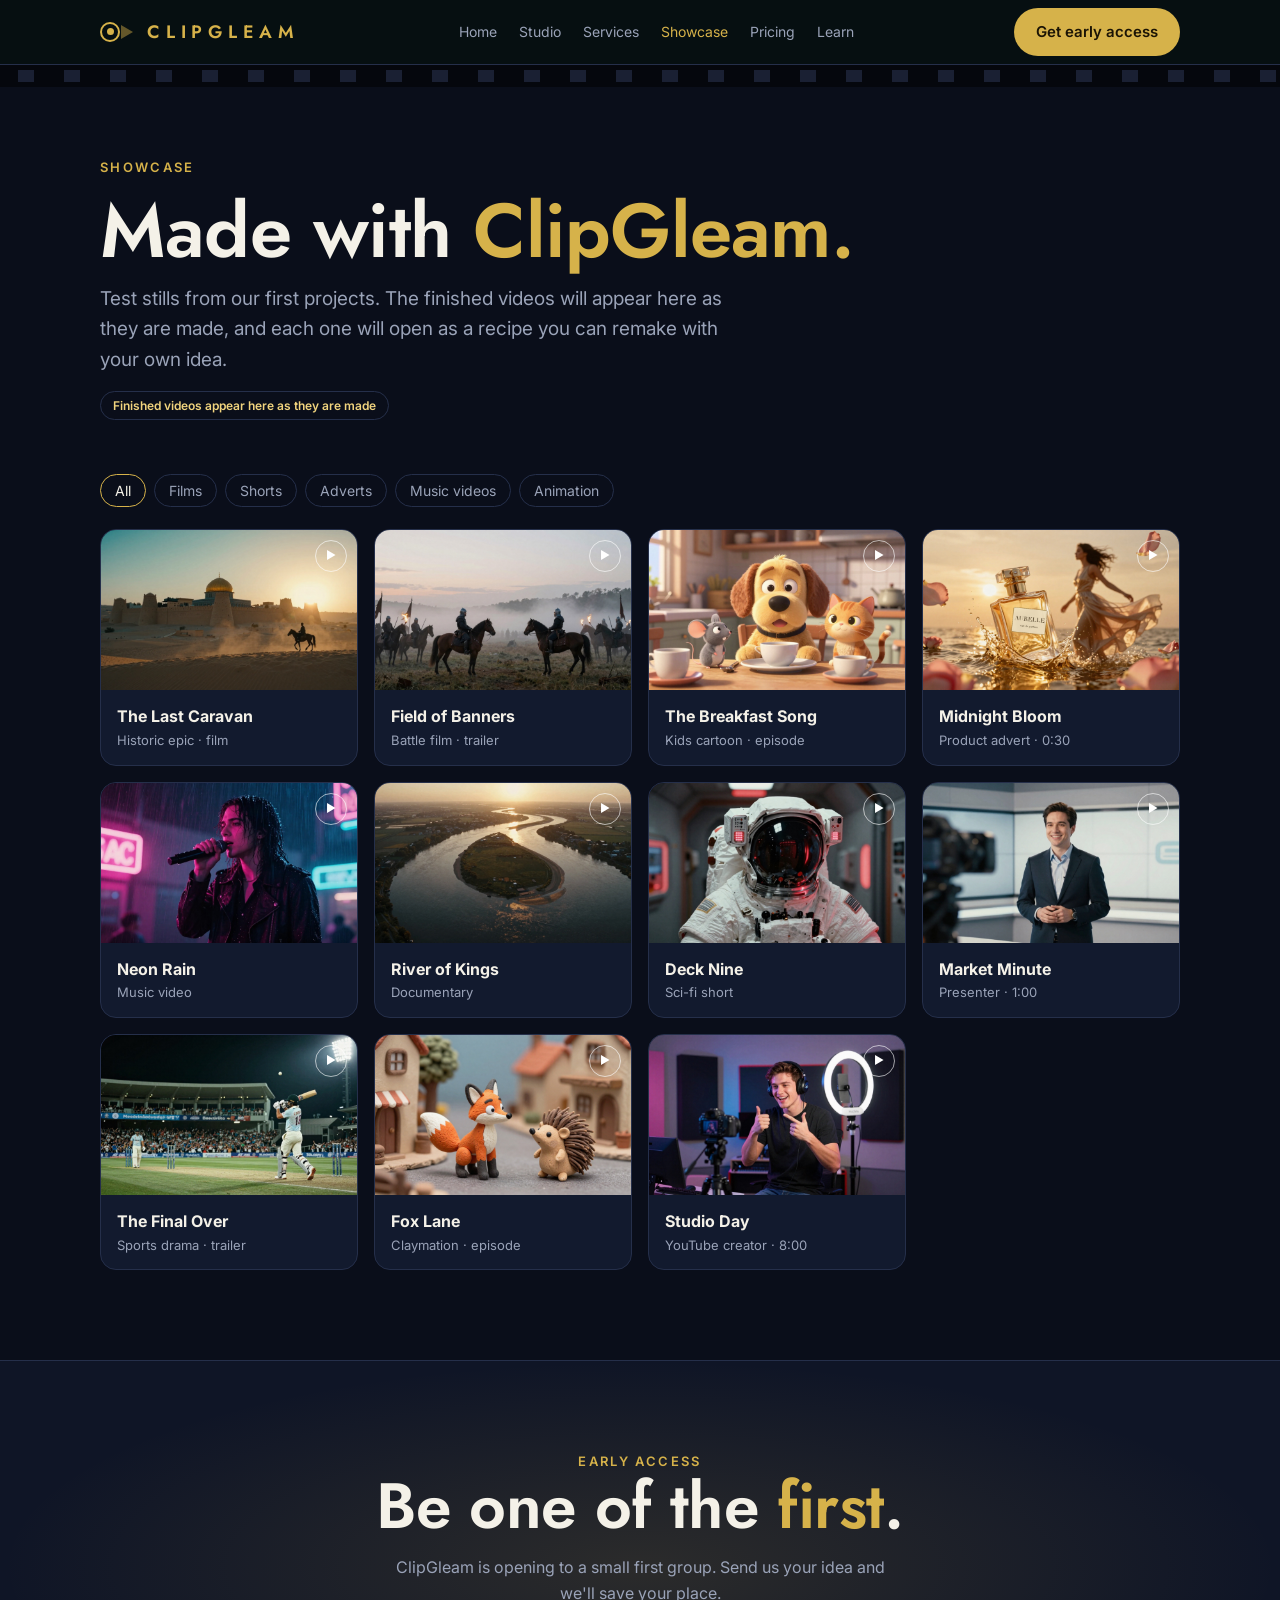
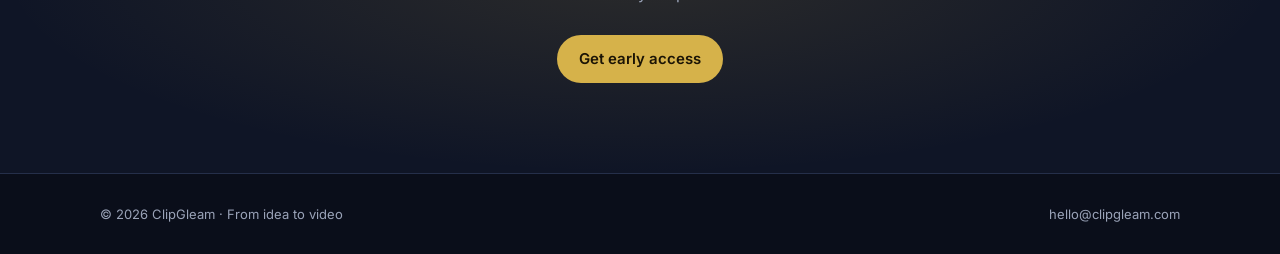
<file: showcase.html>
<!doctype html>
<html lang="en">
<head>
<meta charset="utf-8">
<meta name="viewport" content="width=device-width,initial-scale=1">
<title>Showcase — ClipGleam</title>
<meta name="description" content="The first videos being made with ClipGleam.">
<link rel="preconnect" href="https://fonts.googleapis.com">
<link href="https://fonts.googleapis.com/css2?family=Jost:wght@400;500;600;700&family=Inter:wght@400;500;600&display=swap" rel="stylesheet">
<link rel="stylesheet" href="style.css?v=8">
</head>
<body>
<nav><div class="wrap">
  <a class="logo" href="index.html"><span class="cam"><span class="lens"></span><span class="beam"></span></span>CLIPGLEAM</a>
  <div class="links"><a href="index.html">Home</a><a href="studio.html">Studio</a><a href="services.html">Services</a><a href="showcase.html" class=on>Showcase</a><a href="pricing.html">Pricing</a><a href="learn.html">Learn</a></div>
  <a class="btn" href="index.html#early">Get early access</a>
</div></nav>
<div class="filmstrip"></div>

<header class="page-hero"><div class="wrap">
  <div class="eyebrow">Showcase</div>
  <h1>Made with <span class="gleam">ClipGleam.</span></h1>
  <p>Test stills from our first projects. The finished videos will appear here as they are made, and each one will open as a recipe you can remake with your own idea.</p>
  <span class="soon">Finished videos appear here as they are made</span>
</div></header>
<section style="padding-top:10px"><div class="wrap">
  <div class="chips" style="justify-content:flex-start;margin-bottom:22px"><span class="chip on">All</span><span class="chip">Films</span><span class="chip">Shorts</span><span class="chip">Adverts</span><span class="chip">Music videos</span><span class="chip">Animation</span></div>
  <div class="grid g4"><div class="tile reveal"><div class="art ph" style="background-image:url(img/hero_desert.jpg)"></div><div class="meta"><b>The Last Caravan</b><small>Historic epic · film</small></div></div><div class="tile reveal"><div class="art ph" style="background-image:url(img/show_epic.jpg)"></div><div class="meta"><b>Field of Banners</b><small>Battle film · trailer</small></div></div><div class="tile reveal"><div class="art ph" style="background-image:url(img/show_cartoon.jpg)"></div><div class="meta"><b>The Breakfast Song</b><small>Kids cartoon · episode</small></div></div><div class="tile reveal"><div class="art ph" style="background-image:url(img/show_perfume.jpg)"></div><div class="meta"><b>Midnight Bloom</b><small>Product advert · 0:30</small></div></div><div class="tile reveal"><div class="art ph" style="background-image:url(img/show_neon.jpg)"></div><div class="meta"><b>Neon Rain</b><small>Music video</small></div></div><div class="tile reveal"><div class="art ph" style="background-image:url(img/show_delta.jpg)"></div><div class="meta"><b>River of Kings</b><small>Documentary</small></div></div><div class="tile reveal"><div class="art ph" style="background-image:url(img/show_scifi.jpg)"></div><div class="meta"><b>Deck Nine</b><small>Sci-fi short</small></div></div><div class="tile reveal"><div class="art ph" style="background-image:url(img/show_presenter.jpg)"></div><div class="meta"><b>Market Minute</b><small>Presenter · 1:00</small></div></div><div class="tile reveal"><div class="art ph" style="background-image:url(img/show_cricket.jpg)"></div><div class="meta"><b>The Final Over</b><small>Sports drama · trailer</small></div></div><div class="tile reveal"><div class="art ph" style="background-image:url(img/show_clay.jpg)"></div><div class="meta"><b>Fox Lane</b><small>Claymation · episode</small></div></div><div class="tile reveal"><div class="art ph" style="background-image:url(img/show_youtube.jpg)"></div><div class="meta"><b>Studio Day</b><small>YouTube creator · 8:00</small></div></div></div>
</div></section>

<section class="final" id="early"><div class="wrap">
  <div class="eyebrow">Early access</div>
  <h2>Be one of the <span class="gleam">first</span>.</h2>
  <p>ClipGleam is opening to a small first group. Send us your idea and we'll save your place.</p>
  <a class="btn" id="earlyBtn" href="mailto:hello@clipgleam.com?subject=ClipGleam%20early%20access">Get early access</a>
</div></section>
<footer><div class="wrap"><span>© 2026 ClipGleam · From idea to video</span><span>hello@clipgleam.com</span></div></footer>
<script>
const io=new IntersectionObserver(es=>es.forEach(e=>{if(e.isIntersecting){e.target.classList.add("in");io.unobserve(e.target)}}),{threshold:.12});
document.querySelectorAll(".reveal").forEach(n=>io.observe(n));

</script>
</body>
</html>
</file>
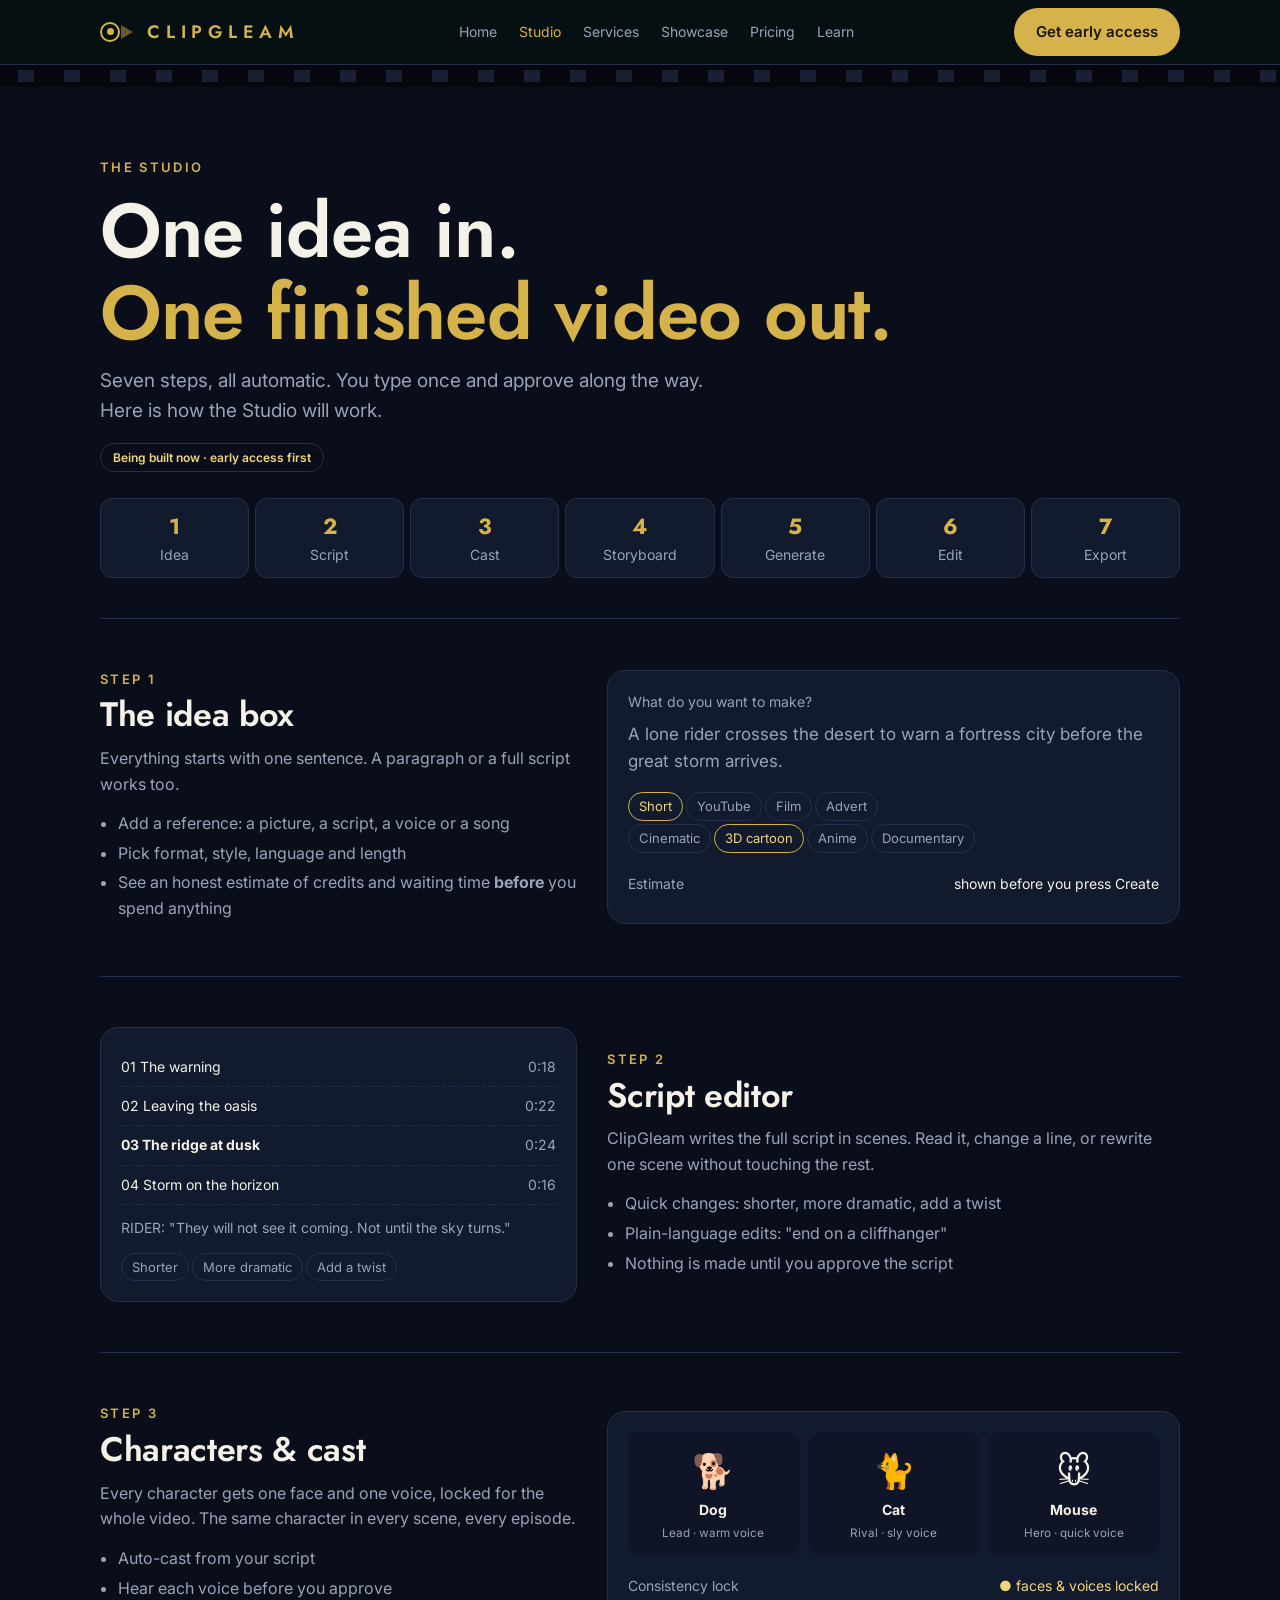
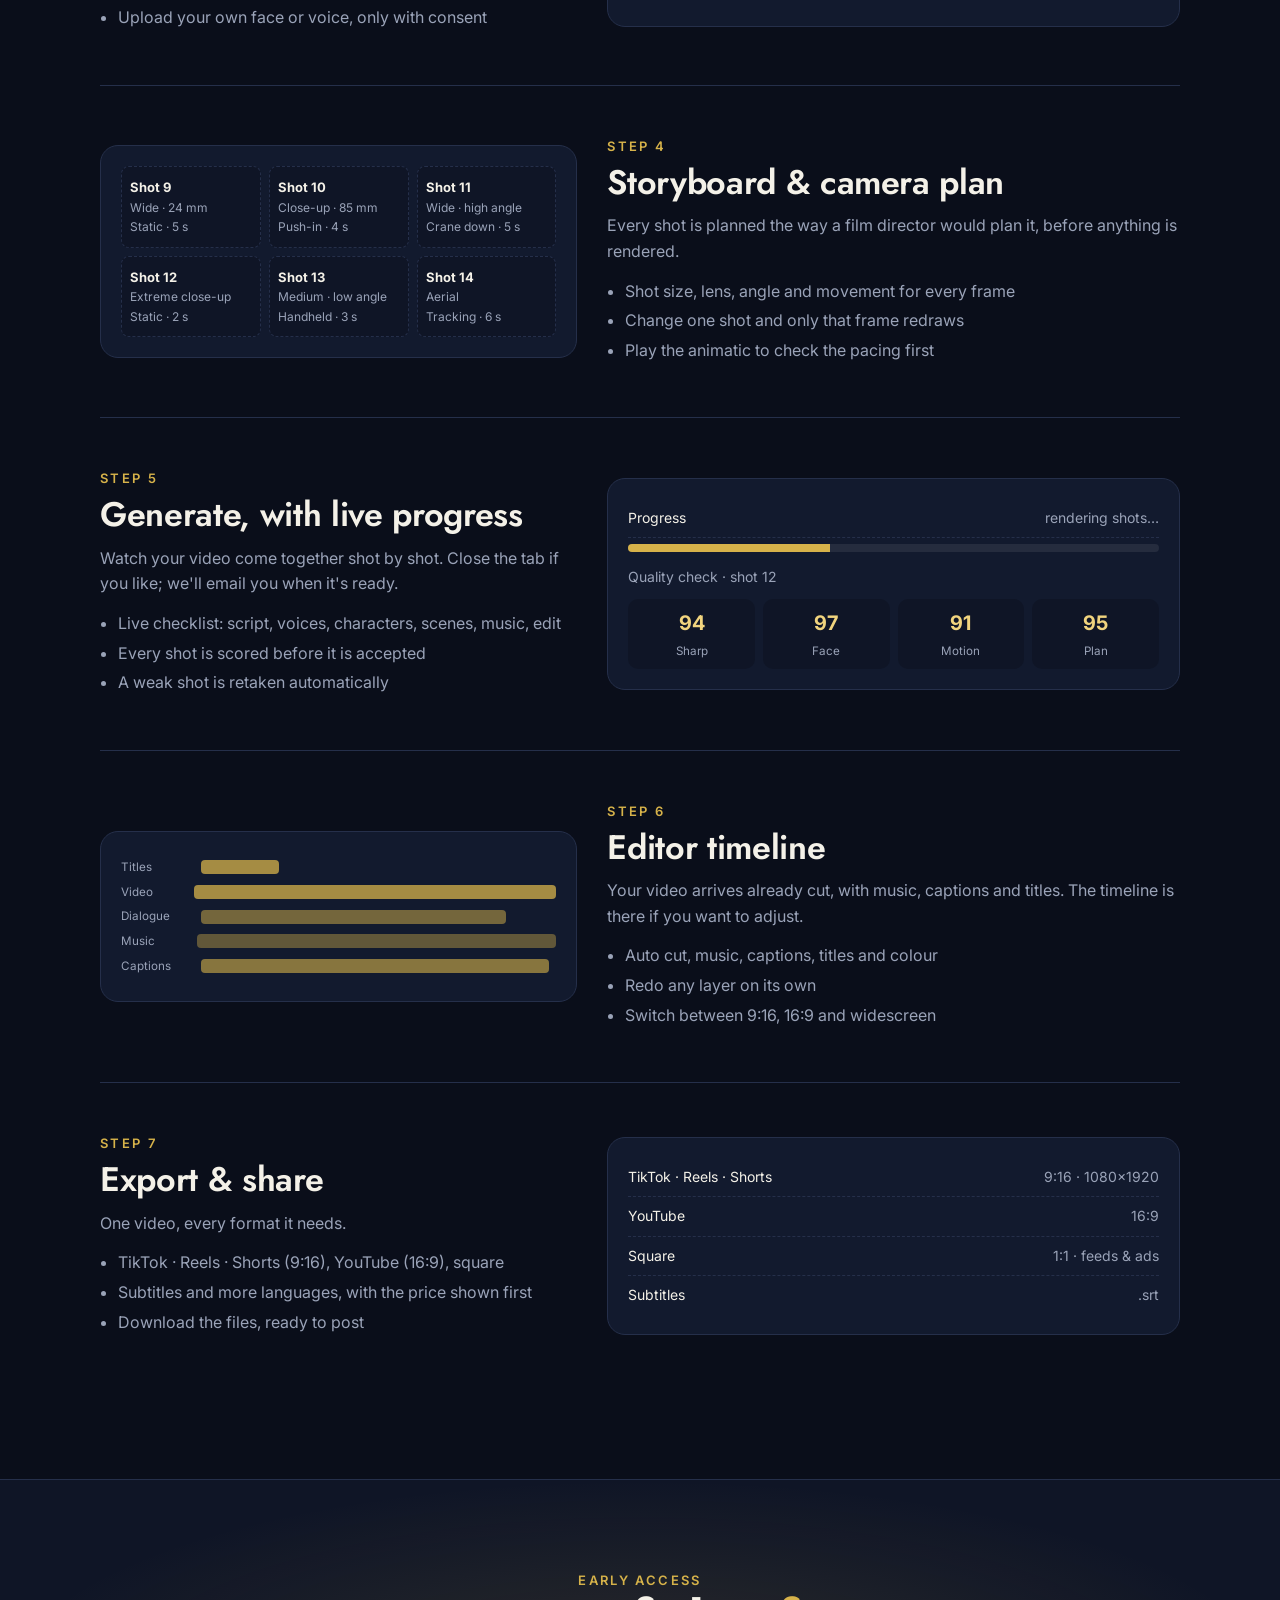
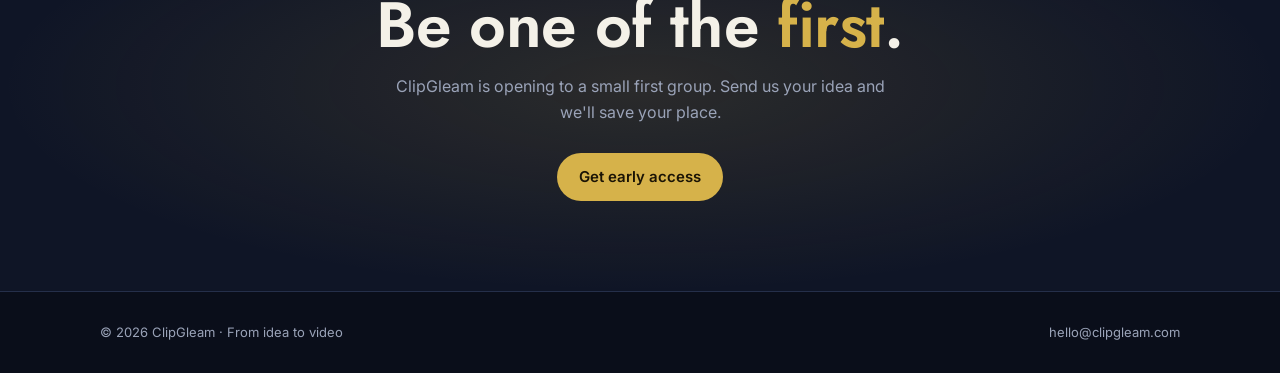
<file: studio.html>
<!doctype html>
<html lang="en">
<head>
<meta charset="utf-8">
<meta name="viewport" content="width=device-width,initial-scale=1">
<title>Studio — ClipGleam</title>
<meta name="description" content="How the ClipGleam Studio turns one idea into a finished video in seven steps.">
<link rel="preconnect" href="https://fonts.googleapis.com">
<link href="https://fonts.googleapis.com/css2?family=Jost:wght@400;500;600;700&family=Inter:wght@400;500;600&display=swap" rel="stylesheet">
<link rel="stylesheet" href="style.css?v=8">
</head>
<body>
<nav><div class="wrap">
  <a class="logo" href="index.html"><span class="cam"><span class="lens"></span><span class="beam"></span></span>CLIPGLEAM</a>
  <div class="links"><a href="index.html">Home</a><a href="studio.html" class=on>Studio</a><a href="services.html">Services</a><a href="showcase.html">Showcase</a><a href="pricing.html">Pricing</a><a href="learn.html">Learn</a></div>
  <a class="btn" href="index.html#early">Get early access</a>
</div></nav>
<div class="filmstrip"></div>

<header class="page-hero"><div class="wrap">
  <div class="eyebrow">The Studio</div>
  <h1>One idea in.<br><span class="gleam">One finished video out.</span></h1>
  <p>Seven steps, all automatic. You type once and approve along the way. Here is how the Studio will work.</p>
  <span class="soon">Being built now · early access first</span>
  <div class="steps">
    <a href="#s1"><b>1</b>Idea</a><a href="#s2"><b>2</b>Script</a><a href="#s3"><b>3</b>Cast</a><a href="#s4"><b>4</b>Storyboard</a><a href="#s5"><b>5</b>Generate</a><a href="#s6"><b>6</b>Edit</a><a href="#s7"><b>7</b>Export</a>
  </div>
</div></header>

<section style="padding-top:0"><div class="wrap">

<div class="flow reveal" id="s1"><div><div class="eyebrow">Step 1</div><h3>The idea box</h3><p>Everything starts with one sentence. A paragraph or a full script works too.</p>
<ul><li>Add a reference: a picture, a script, a voice or a song</li><li>Pick format, style, language and length</li><li>See an honest estimate of credits and waiting time <b>before</b> you spend anything</li></ul></div>
<div class="mock"><div class="k">What do you want to make?</div><p style="font-size:17px;margin:8px 0 14px">A lone rider crosses the desert to warn a fortress city before the great storm arrives.</p>
<div><span class="pill t">Short</span><span class="pill">YouTube</span><span class="pill">Film</span><span class="pill">Advert</span></div>
<div><span class="pill">Cinematic</span><span class="pill t">3D cartoon</span><span class="pill">Anime</span><span class="pill">Documentary</span></div>
<div class="row" style="margin-top:12px"><span class="k">Estimate</span><span>shown before you press Create</span></div></div></div>

<div class="flow reveal" id="s2"><div><div class="eyebrow">Step 2</div><h3>Script editor</h3><p>ClipGleam writes the full script in scenes. Read it, change a line, or rewrite one scene without touching the rest.</p>
<ul><li>Quick changes: shorter, more dramatic, add a twist</li><li>Plain-language edits: "end on a cliffhanger"</li><li>Nothing is made until you approve the script</li></ul></div>
<div class="mock"><div class="row"><span>01 The warning</span><span class="k">0:18</span></div><div class="row"><span>02 Leaving the oasis</span><span class="k">0:22</span></div><div class="row"><span><b>03 The ridge at dusk</b></span><span class="k">0:24</span></div><div class="row"><span>04 Storm on the horizon</span><span class="k">0:16</span></div>
<p style="margin-top:12px"><span class="k">RIDER:</span> "They will not see it coming. Not until the sky turns."</p>
<div style="margin-top:10px"><span class="pill">Shorter</span><span class="pill">More dramatic</span><span class="pill">Add a twist</span></div></div></div>

<div class="flow reveal" id="s3"><div><div class="eyebrow">Step 3</div><h3>Characters &amp; cast</h3><p>Every character gets one face and one voice, locked for the whole video. The same character in every scene, every episode.</p>
<ul><li>Auto-cast from your script</li><li>Hear each voice before you approve</li><li>Upload your own face or voice, only with consent</li></ul></div>
<div class="mock"><div class="cast"><div><span>🐕</span><b>Dog</b><br><small class="k">Lead · warm voice</small></div><div><span>🐈</span><b>Cat</b><br><small class="k">Rival · sly voice</small></div><div><span>🐭</span><b>Mouse</b><br><small class="k">Hero · quick voice</small></div></div>
<div class="row" style="margin-top:12px"><span class="k">Consistency lock</span><span style="color:var(--teal2)">● faces &amp; voices locked</span></div></div></div>

<div class="flow reveal" id="s4"><div><div class="eyebrow">Step 4</div><h3>Storyboard &amp; camera plan</h3><p>Every shot is planned the way a film director would plan it, before anything is rendered.</p>
<ul><li>Shot size, lens, angle and movement for every frame</li><li>Change one shot and only that frame redraws</li><li>Play the animatic to check the pacing first</li></ul></div>
<div class="mock"><div class="frames"><div><b>Shot 9</b>Wide · 24 mm<br>Static · 5 s</div><div><b>Shot 10</b>Close-up · 85 mm<br>Push-in · 4 s</div><div><b>Shot 11</b>Wide · high angle<br>Crane down · 5 s</div><div><b>Shot 12</b>Extreme close-up<br>Static · 2 s</div><div><b>Shot 13</b>Medium · low angle<br>Handheld · 3 s</div><div><b>Shot 14</b>Aerial<br>Tracking · 6 s</div></div></div></div>

<div class="flow reveal" id="s5"><div><div class="eyebrow">Step 5</div><h3>Generate, with live progress</h3><p>Watch your video come together shot by shot. Close the tab if you like; we'll email you when it's ready.</p>
<ul><li>Live checklist: script, voices, characters, scenes, music, edit</li><li>Every shot is scored before it is accepted</li><li>A weak shot is retaken automatically</li></ul></div>
<div class="mock"><div class="row"><span>Progress</span><span class="k">rendering shots…</span></div><div class="meter"><i></i></div>
<div class="k">Quality check · shot 12</div><div class="score"><div><b>94</b><small class="k">Sharp</small></div><div><b>97</b><small class="k">Face</small></div><div><b>91</b><small class="k">Motion</small></div><div><b>95</b><small class="k">Plan</small></div></div></div></div>

<div class="flow reveal" id="s6"><div><div class="eyebrow">Step 6</div><h3>Editor timeline</h3><p>Your video arrives already cut, with music, captions and titles. The timeline is there if you want to adjust.</p>
<ul><li>Auto cut, music, captions, titles and colour</li><li>Redo any layer on its own</li><li>Switch between 9:16, 16:9 and widescreen</li></ul></div>
<div class="mock tl"><div><small>Titles</small><i style="width:18%"></i></div><div><small>Video</small><i style="width:92%"></i></div><div><small>Dialogue</small><i style="width:70%;opacity:.5"></i></div><div><small>Music</small><i style="width:88%;opacity:.4"></i></div><div><small>Captions</small><i style="width:80%;opacity:.6"></i></div></div></div>

<div class="flow reveal" id="s7"><div><div class="eyebrow">Step 7</div><h3>Export &amp; share</h3><p>One video, every format it needs.</p>
<ul><li>TikTok · Reels · Shorts (9:16), YouTube (16:9), square</li><li>Subtitles and more languages, with the price shown first</li><li>Download the files, ready to post</li></ul></div>
<div class="mock"><div class="row"><span>TikTok · Reels · Shorts</span><span class="k">9:16 · 1080×1920</span></div><div class="row"><span>YouTube</span><span class="k">16:9</span></div><div class="row"><span>Square</span><span class="k">1:1 · feeds &amp; ads</span></div><div class="row"><span>Subtitles</span><span class="k">.srt</span></div></div></div>

</div></section>

<section class="final" id="early"><div class="wrap">
  <div class="eyebrow">Early access</div>
  <h2>Be one of the <span class="gleam">first</span>.</h2>
  <p>ClipGleam is opening to a small first group. Send us your idea and we'll save your place.</p>
  <a class="btn" id="earlyBtn" href="mailto:hello@clipgleam.com?subject=ClipGleam%20early%20access">Get early access</a>
</div></section>
<footer><div class="wrap"><span>© 2026 ClipGleam · From idea to video</span><span>hello@clipgleam.com</span></div></footer>
<script>
const io=new IntersectionObserver(es=>es.forEach(e=>{if(e.isIntersecting){e.target.classList.add("in");io.unobserve(e.target)}}),{threshold:.12});
document.querySelectorAll(".reveal").forEach(n=>io.observe(n));

</script>
</body>
</html>
</file>
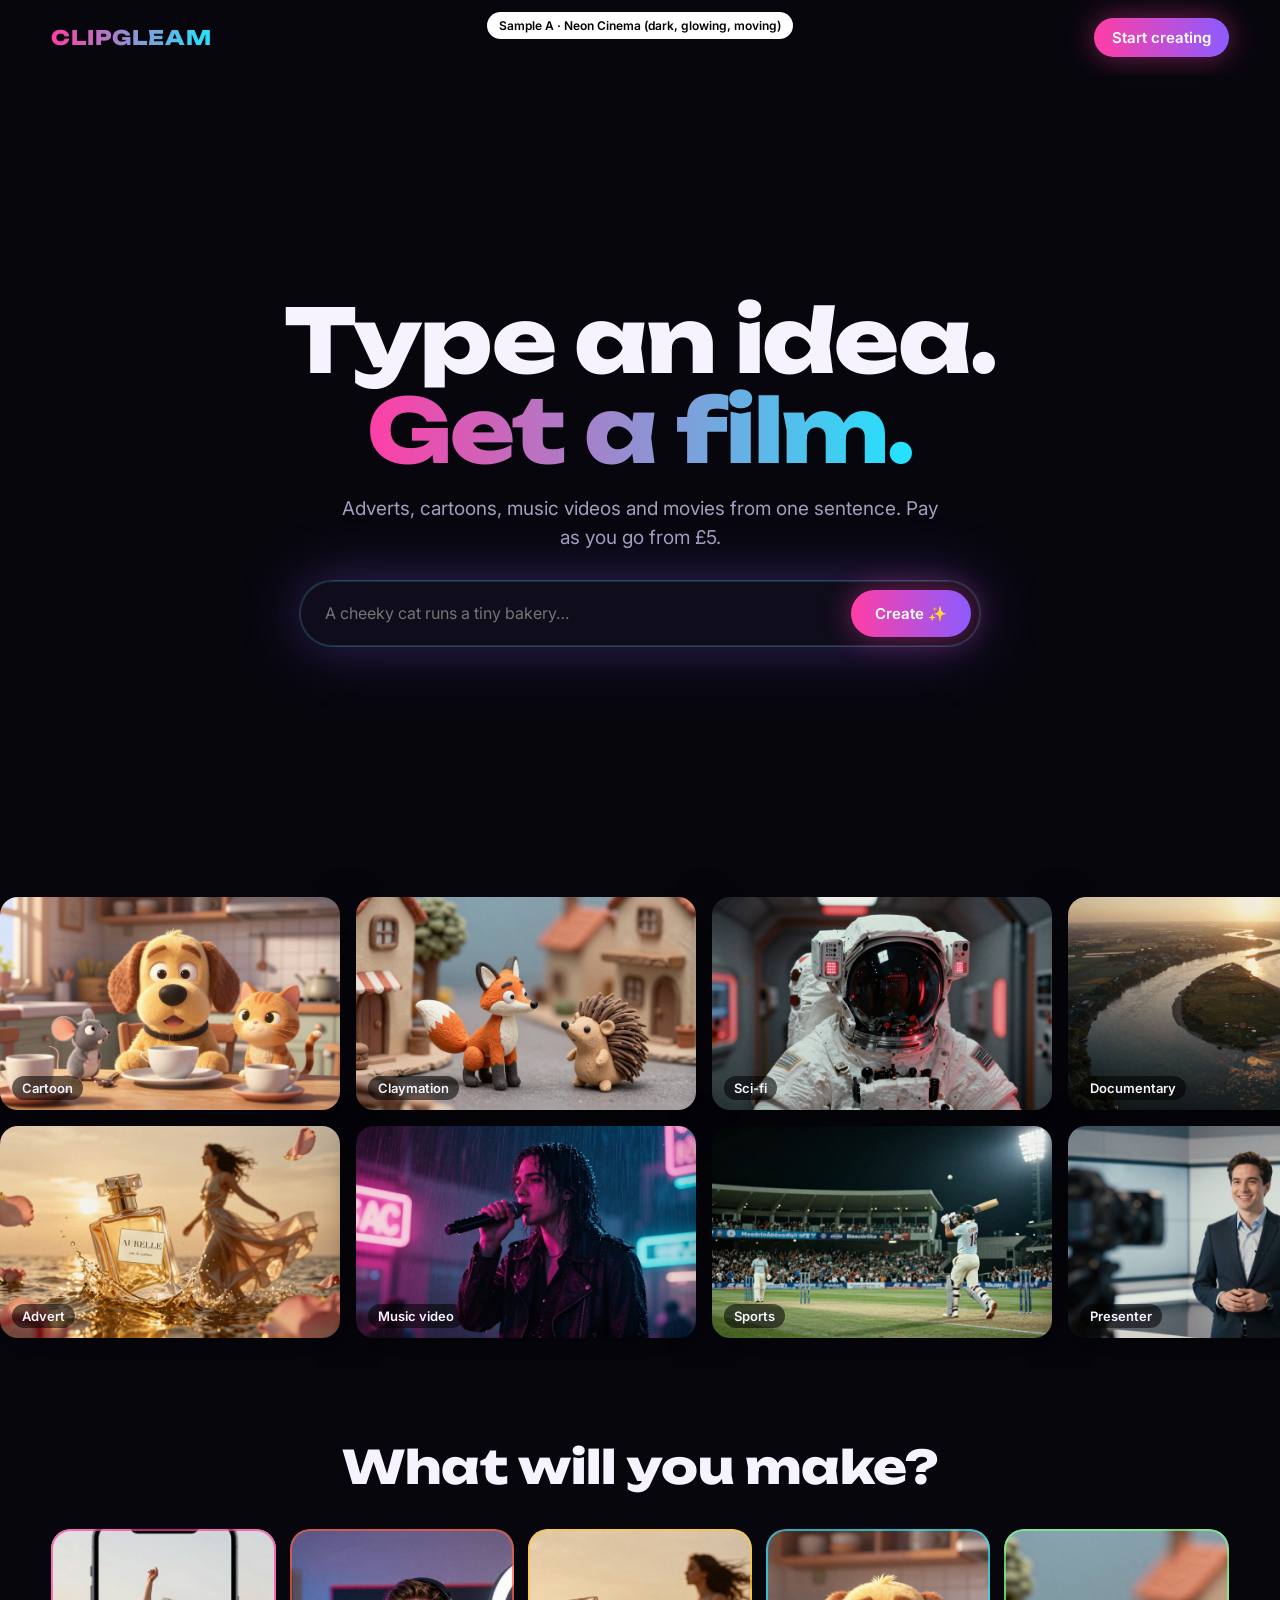
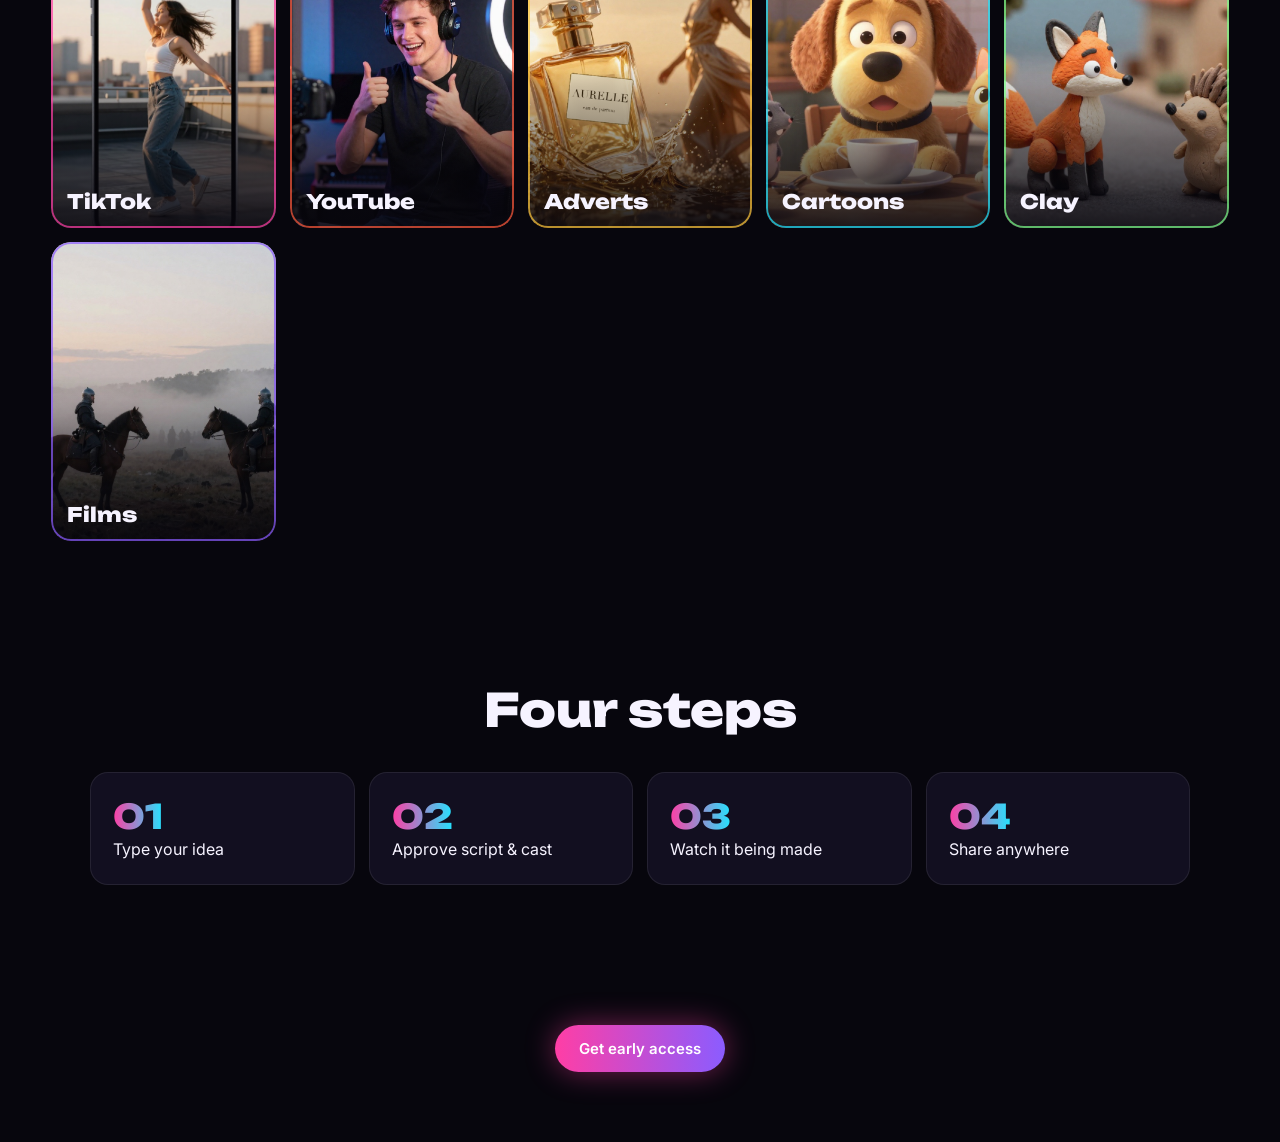
<file: samples/a.html>
<!doctype html>
<html lang="en"><head><meta charset="utf-8"><meta name="robots" content="noindex"><meta name="viewport" content="width=device-width,initial-scale=1">
<title>ClipGleam · Sample A · Neon Cinema</title>
<link href="https://fonts.googleapis.com/css2?family=Unbounded:wght@500;800&family=Inter:wght@400;600&display=swap" rel="stylesheet">
<style>
:root{--bg:#07060d;--ink:#f6f3ff;--mute:#a49fc0;--pink:#ff3ea5;--cyan:#22e4ff;--violet:#8b5cff;--card:#120f20}
*{box-sizing:border-box;margin:0}
body{background:var(--bg);color:var(--ink);font:16px/1.55 Inter,system-ui,sans-serif;overflow-x:hidden}
a{color:inherit}
.tag{position:fixed;top:12px;left:50%;transform:translateX(-50%);z-index:50;background:#fff;color:#000;font:600 12px Inter;padding:6px 12px;border-radius:99px}
nav{display:flex;justify-content:space-between;align-items:center;padding:18px max(16px,4vw)}
.logo{font:800 20px Unbounded,sans-serif;letter-spacing:.04em;background:linear-gradient(90deg,var(--pink),var(--cyan));-webkit-background-clip:text;background-clip:text;color:transparent}
nav .btn{padding:10px 18px}
.btn{display:inline-block;border:0;border-radius:99px;padding:14px 24px;font:600 15px Inter;color:#fff;background:linear-gradient(90deg,var(--pink),var(--violet));box-shadow:0 0 30px rgba(255,62,165,.45);text-decoration:none;cursor:pointer}
.hero{position:relative;min-height:88vh;display:grid;place-items:center;text-align:center;overflow:hidden;padding:60px 16px}
.slides{position:absolute;inset:0}
.slides div{position:absolute;inset:0;background:center/cover;opacity:0;animation:fade 24s infinite,zoom 24s infinite}
.slides div:nth-child(2){animation-delay:6s}.slides div:nth-child(3){animation-delay:12s}.slides div:nth-child(4){animation-delay:18s}
@keyframes fade{0%,100%{opacity:0}4%,25%{opacity:1}29%{opacity:0}}
@keyframes zoom{from{transform:scale(1)}to{transform:scale(1.15)}}
.hero:after{content:"";position:absolute;inset:0;background:radial-gradient(ellipse at 50% 60%,rgba(7,6,13,.25),rgba(7,6,13,.92) 75%),linear-gradient(180deg,transparent 60%,var(--bg))}
.hin{position:relative;z-index:2;max-width:900px}
h1{font:800 clamp(38px,7vw,88px)/1.02 Unbounded,sans-serif;letter-spacing:-.02em}
h1 span{background:linear-gradient(90deg,var(--pink),var(--cyan),var(--violet),var(--pink));background-size:300%;-webkit-background-clip:text;background-clip:text;color:transparent;animation:shine 6s linear infinite}
@keyframes shine{to{background-position:300%}}
.hin p{color:var(--mute);font-size:19px;margin:18px auto 28px;max-width:620px}
.box{display:flex;gap:8px;max-width:680px;margin:0 auto;padding:8px;border-radius:99px;background:rgba(18,15,32,.8);border:1px solid rgba(255,255,255,.12);box-shadow:0 0 0 1px rgba(34,228,255,.25),0 0 60px rgba(139,92,255,.35);backdrop-filter:blur(10px)}
.box input{flex:1;min-width:0;background:none;border:0;color:var(--ink);font:16px Inter;padding:0 16px;outline:none}
.marq{overflow:hidden;padding:30px 0}
.row{display:flex;gap:16px;width:max-content;animation:mq 50s linear infinite}
.row.r2{animation-direction:reverse;margin-top:16px}
@keyframes mq{to{transform:translateX(-50%)}}
.row div{width:340px;aspect-ratio:16/10;border-radius:18px;background:center/cover;box-shadow:0 10px 40px rgba(0,0,0,.5);position:relative;overflow:hidden}
.row div b{position:absolute;left:12px;bottom:10px;font:600 13px Inter;background:rgba(0,0,0,.55);padding:4px 10px;border-radius:99px}
section{padding:70px max(16px,4vw)}
h2{font:800 clamp(28px,4vw,46px) Unbounded,sans-serif;text-align:center;margin-bottom:34px}
.fmt{display:grid;grid-template-columns:repeat(auto-fit,minmax(210px,1fr));gap:14px;max-width:1200px;margin:0 auto}
.fmt a{position:relative;border-radius:20px;overflow:hidden;aspect-ratio:3/4;background:center/cover;text-decoration:none;transition:transform .3s}
.fmt a:hover{transform:translateY(-6px) rotate(-1deg)}
.fmt a:after{content:"";position:absolute;inset:0;background:linear-gradient(180deg,transparent 45%,rgba(7,6,13,.9))}
.fmt b{position:absolute;z-index:2;left:16px;bottom:14px;font:800 20px Unbounded}
.fmt i{position:absolute;inset:0;border-radius:20px;box-shadow:inset 0 0 0 2px var(--c,#ff3ea5);opacity:.7;z-index:3}
.steps{display:flex;gap:14px;max-width:1100px;margin:0 auto;flex-wrap:wrap;justify-content:center}
.steps div{flex:1;min-width:200px;padding:22px;border-radius:18px;background:var(--card);border:1px solid rgba(255,255,255,.08)}
.steps b{font:800 34px Unbounded;background:linear-gradient(90deg,var(--pink),var(--cyan));-webkit-background-clip:text;background-clip:text;color:transparent}
.cta{text-align:center}
</style></head><body>
<div class="tag">Sample A · Neon Cinema (dark, glowing, moving)</div>
<nav><span class="logo">CLIPGLEAM</span><a class="btn" href="#">Start creating</a></nav>
<header class="hero">
  <div class="slides"><div style="background-image:url(../img/hero_desert.jpg)"></div><div style="background-image:url(../img/show_neon.jpg)"></div><div style="background-image:url(../img/show_perfume.jpg)"></div><div style="background-image:url(../img/show_epic.jpg)"></div></div>
  <div class="hin"><h1>Type an idea.<br><span>Get a film.</span></h1><p>Adverts, cartoons, music videos and movies from one sentence. Pay as you go from £5.</p>
  <form class="box" onsubmit="return false"><input placeholder="A cheeky cat runs a tiny bakery…"><button class="btn">Create ✨</button></form></div>
</header>
<div class="marq">
  <div class="row"><div style="background-image:url(../img/show_cartoon.jpg)"><b>Cartoon</b></div><div style="background-image:url(../img/show_clay.jpg)"><b>Claymation</b></div><div style="background-image:url(../img/show_scifi.jpg)"><b>Sci-fi</b></div><div style="background-image:url(../img/show_delta.jpg)"><b>Documentary</b></div><div style="background-image:url(../img/show_youtube.jpg)"><b>YouTube</b></div><div style="background-image:url(../img/show_cartoon.jpg)"><b>Cartoon</b></div><div style="background-image:url(../img/show_clay.jpg)"><b>Claymation</b></div><div style="background-image:url(../img/show_scifi.jpg)"><b>Sci-fi</b></div><div style="background-image:url(../img/show_delta.jpg)"><b>Documentary</b></div><div style="background-image:url(../img/show_youtube.jpg)"><b>YouTube</b></div></div>
  <div class="row r2"><div style="background-image:url(../img/show_perfume.jpg)"><b>Advert</b></div><div style="background-image:url(../img/show_neon.jpg)"><b>Music video</b></div><div style="background-image:url(../img/show_cricket.jpg)"><b>Sports</b></div><div style="background-image:url(../img/show_presenter.jpg)"><b>Presenter</b></div><div style="background-image:url(../img/hero_desert.jpg)"><b>Film</b></div><div style="background-image:url(../img/show_perfume.jpg)"><b>Advert</b></div><div style="background-image:url(../img/show_neon.jpg)"><b>Music video</b></div><div style="background-image:url(../img/show_cricket.jpg)"><b>Sports</b></div><div style="background-image:url(../img/show_presenter.jpg)"><b>Presenter</b></div><div style="background-image:url(../img/hero_desert.jpg)"><b>Film</b></div></div>
</div>
<section><h2>What will you make?</h2>
<div class="fmt">
<a href="#" style="background-image:url(../img/show_tiktok.jpg);--c:#ff3ea5"><i></i><b>TikTok</b></a>
<a href="#" style="background-image:url(../img/show_youtube.jpg);--c:#ff5a3c"><i></i><b>YouTube</b></a>
<a href="#" style="background-image:url(../img/show_perfume.jpg);--c:#ffc83d"><i></i><b>Adverts</b></a>
<a href="#" style="background-image:url(../img/show_cartoon.jpg);--c:#22e4ff"><i></i><b>Cartoons</b></a>
<a href="#" style="background-image:url(../img/show_clay.jpg);--c:#7dff8a"><i></i><b>Clay</b></a>
<a href="#" style="background-image:url(../img/show_epic.jpg);--c:#8b5cff"><i></i><b>Films</b></a>
</div></section>
<section><h2>Four steps</h2><div class="steps"><div><b>01</b><p>Type your idea</p></div><div><b>02</b><p>Approve script &amp; cast</p></div><div><b>03</b><p>Watch it being made</p></div><div><b>04</b><p>Share anywhere</p></div></div></section>
<section class="cta"><a class="btn" href="#">Get early access</a></section>
</body></html>
</file>
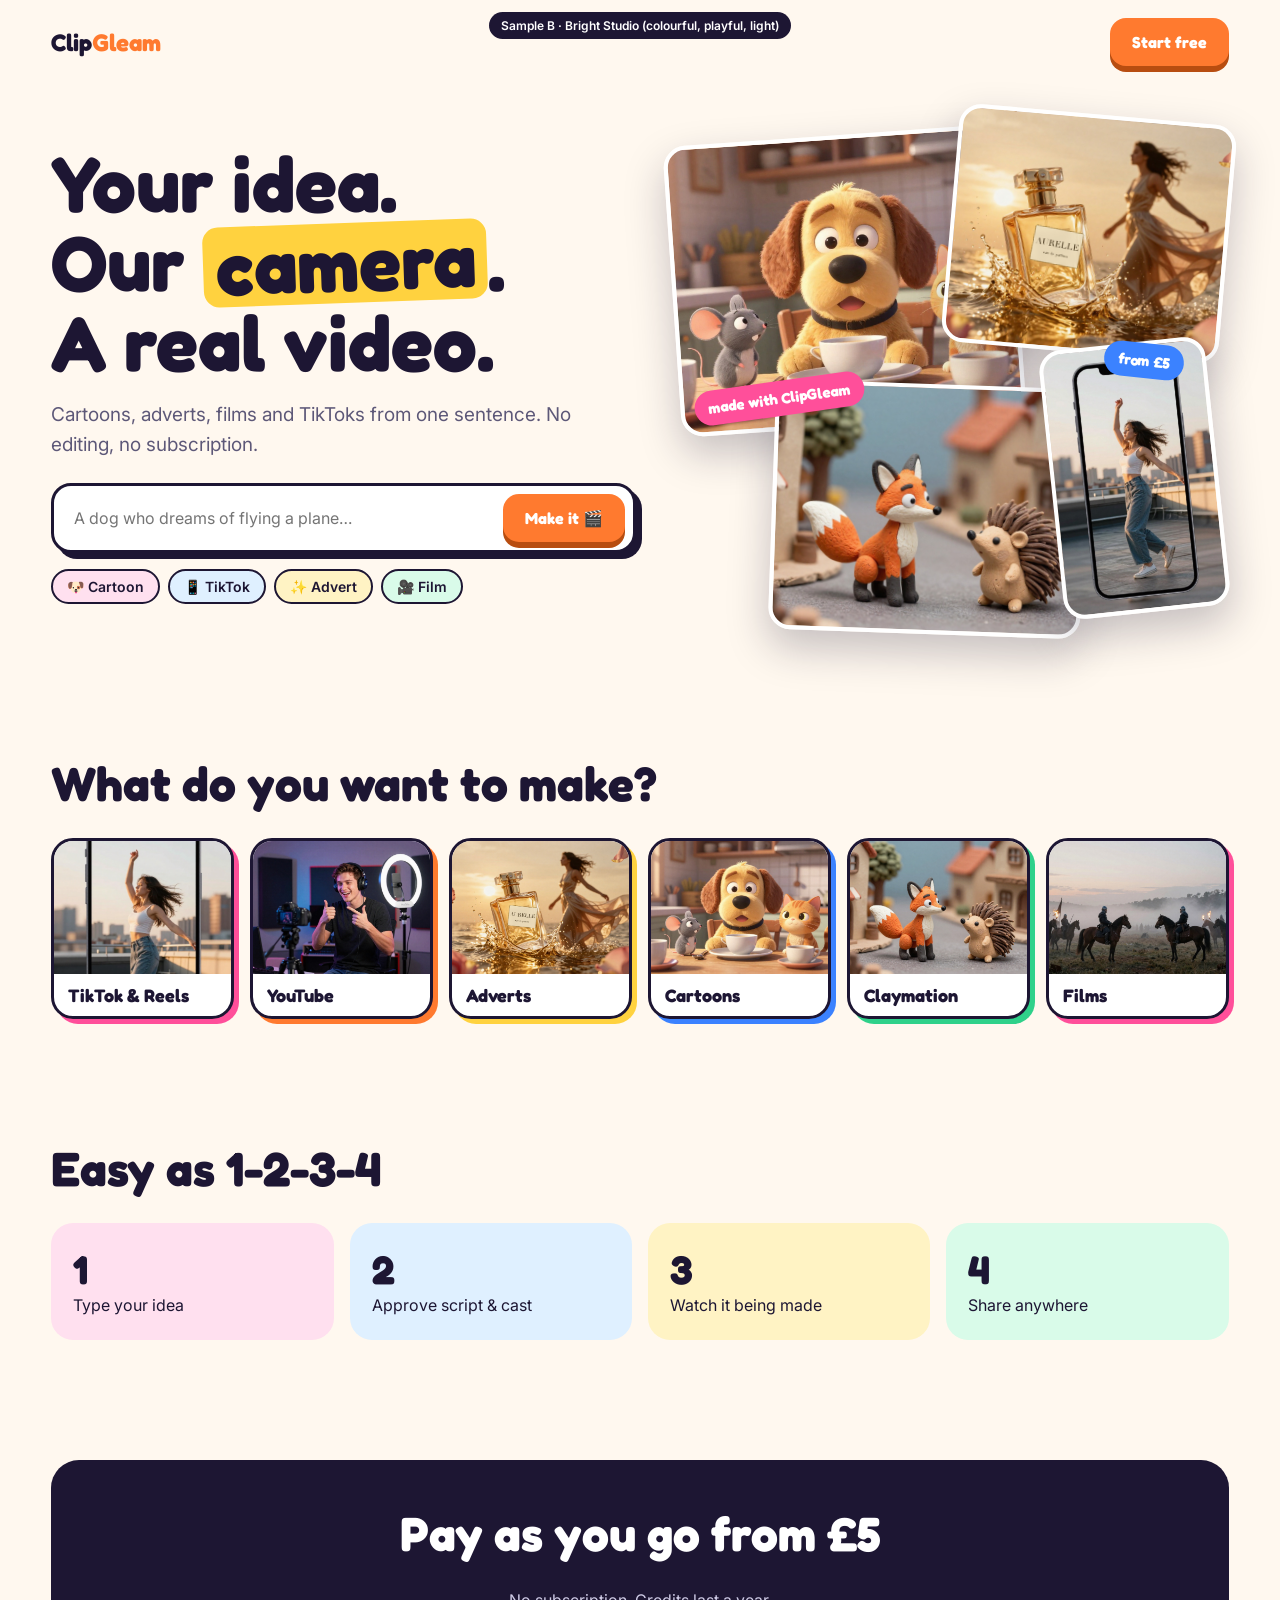
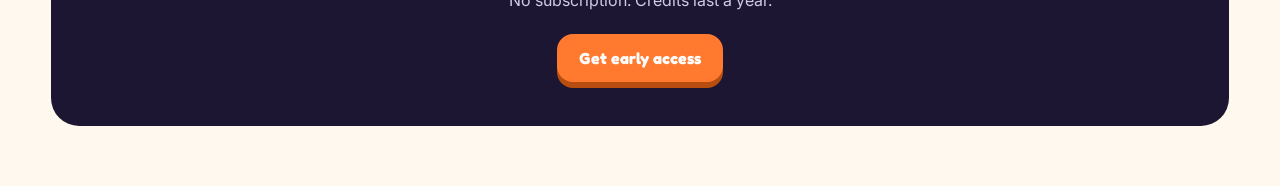
<file: samples/b.html>
<!doctype html>
<html lang="en"><head><meta charset="utf-8"><meta name="robots" content="noindex"><meta name="viewport" content="width=device-width,initial-scale=1">
<title>ClipGleam · Sample B · Bright Studio</title>
<link href="https://fonts.googleapis.com/css2?family=Fredoka:wght@500;700&family=Inter:wght@400;600&display=swap" rel="stylesheet">
<style>
:root{--bg:#fff8ef;--ink:#1d1633;--mute:#5d5878;--o:#ff7a2f;--p:#ff4f9a;--b:#3b82ff;--y:#ffd23f;--g:#2fd18a}
*{box-sizing:border-box;margin:0}
body{background:var(--bg);color:var(--ink);font:16px/1.55 Inter,system-ui,sans-serif;overflow-x:hidden}
.tag{position:fixed;top:12px;left:50%;transform:translateX(-50%);z-index:50;background:#1d1633;color:#fff;font:600 12px Inter;padding:6px 12px;border-radius:99px}
nav{display:flex;justify-content:space-between;align-items:center;padding:18px max(16px,4vw)}
.logo{font:700 24px Fredoka,sans-serif}.logo span{color:var(--o)}
.btn{display:inline-block;border:0;border-radius:16px;padding:14px 22px;font:700 16px Fredoka;color:#fff;background:var(--ink);text-decoration:none;box-shadow:0 6px 0 #000;cursor:pointer;transition:transform .15s,box-shadow .15s}
.btn:hover{transform:translateY(3px);box-shadow:0 3px 0 #000}
.btn.o{background:var(--o);box-shadow:0 6px 0 #b84d10}
.hero{display:grid;grid-template-columns:1.05fr 1fr;gap:36px;align-items:center;padding:30px max(16px,4vw) 60px;max-width:1280px;margin:0 auto}
@media(max-width:860px){.hero{grid-template-columns:1fr}}
h1{font:700 clamp(40px,6.5vw,78px)/1.02 Fredoka,sans-serif}
h1 .hl{background:var(--y);padding:0 .15em;border-radius:.2em;display:inline-block;transform:rotate(-2deg)}
.hero p{font-size:19px;color:var(--mute);margin:18px 0 24px}
.box{display:flex;gap:8px;background:#fff;border:3px solid var(--ink);border-radius:20px;padding:8px;box-shadow:6px 6px 0 var(--ink)}
.box input{flex:1;min-width:0;border:0;font:16px Inter;padding:0 12px;outline:none;background:none}
.chips{display:flex;gap:8px;flex-wrap:wrap;margin-top:16px}
.chips span{padding:7px 14px;border-radius:99px;font:600 14px Inter;background:#fff;border:2px solid var(--ink)}
.chips span:nth-child(1){background:#ffe0ef}.chips span:nth-child(2){background:#dff0ff}.chips span:nth-child(3){background:#fff3c4}.chips span:nth-child(4){background:#d9fbe9}
.collage{position:relative;height:520px}
.collage div{position:absolute;border-radius:22px;background:center/cover;border:4px solid #fff;box-shadow:0 18px 40px rgba(29,22,51,.25);animation:float 6s ease-in-out infinite}
.collage div:nth-child(1){width:62%;height:56%;left:0;top:4%;transform:rotate(-4deg)}
.collage div:nth-child(2){width:50%;height:46%;right:0;top:0;transform:rotate(5deg);animation-delay:-2s}
.collage div:nth-child(3){width:56%;height:48%;left:18%;bottom:0;transform:rotate(2deg);animation-delay:-4s}
.collage div:nth-child(4){width:30%;height:52%;right:2%;bottom:4%;transform:rotate(-6deg);animation-delay:-1s}
@keyframes float{50%{translate:0 -12px}}
.sticker{position:absolute;z-index:3;font:700 15px Fredoka;padding:8px 14px;border-radius:99px;color:#fff}
.s1{background:var(--p);left:4%;bottom:42%;transform:rotate(-8deg)}.s2{background:var(--b);right:8%;top:44%;transform:rotate(6deg)}
section{padding:60px max(16px,4vw);max-width:1280px;margin:0 auto}
h2{font:700 clamp(30px,4vw,48px) Fredoka,sans-serif;margin-bottom:26px}
.fmt{display:grid;grid-template-columns:repeat(auto-fit,minmax(180px,1fr));gap:16px}
.fmt a{display:block;border-radius:22px;overflow:hidden;background:#fff;border:3px solid var(--ink);text-decoration:none;color:var(--ink);transition:transform .2s;box-shadow:5px 5px 0 var(--c)}
.fmt a:hover{transform:rotate(-2deg) scale(1.03)}
.fmt a div{aspect-ratio:4/3;background:center/cover}
.fmt b{display:block;padding:10px 14px;font:700 18px Fredoka}
.steps{display:grid;grid-template-columns:repeat(auto-fit,minmax(200px,1fr));gap:16px}
.steps div{border-radius:22px;padding:22px;color:var(--ink)}
.steps b{font:700 40px Fredoka;display:block}
.band{background:var(--ink);color:#fff;border-radius:28px;padding:44px;text-align:center}
.band h2{color:#fff}
</style></head><body>
<div class="tag">Sample B · Bright Studio (colourful, playful, light)</div>
<nav><span class="logo">Clip<span>Gleam</span></span><a class="btn o" href="#">Start free</a></nav>
<header class="hero">
  <div><h1>Your idea.<br>Our <span class="hl">camera</span>.<br>A real video.</h1>
  <p>Cartoons, adverts, films and TikToks from one sentence. No editing, no subscription.</p>
  <form class="box" onsubmit="return false"><input placeholder="A dog who dreams of flying a plane…"><button class="btn o">Make it 🎬</button></form>
  <div class="chips"><span>🐶 Cartoon</span><span>📱 TikTok</span><span>✨ Advert</span><span>🎥 Film</span></div></div>
  <div class="collage">
    <div style="background-image:url(../img/show_cartoon.jpg)"></div><div style="background-image:url(../img/show_perfume.jpg)"></div><div style="background-image:url(../img/show_clay.jpg)"></div><div style="background-image:url(../img/show_tiktok.jpg);background-position:center 30%"></div>
    <span class="sticker s1">made with ClipGleam</span><span class="sticker s2">from £5</span>
  </div>
</header>
<section><h2>What do you want to make?</h2>
<div class="fmt">
<a href="#" style="--c:var(--p)"><div style="background-image:url(../img/show_tiktok.jpg);background-position:center 30%"></div><b>TikTok &amp; Reels</b></a>
<a href="#" style="--c:var(--o)"><div style="background-image:url(../img/show_youtube.jpg)"></div><b>YouTube</b></a>
<a href="#" style="--c:var(--y)"><div style="background-image:url(../img/show_perfume.jpg)"></div><b>Adverts</b></a>
<a href="#" style="--c:var(--b)"><div style="background-image:url(../img/show_cartoon.jpg)"></div><b>Cartoons</b></a>
<a href="#" style="--c:var(--g)"><div style="background-image:url(../img/show_clay.jpg)"></div><b>Claymation</b></a>
<a href="#" style="--c:var(--p)"><div style="background-image:url(../img/show_epic.jpg)"></div><b>Films</b></a>
</div></section>
<section><h2>Easy as 1-2-3-4</h2><div class="steps">
<div style="background:#ffe0ef"><b>1</b>Type your idea</div><div style="background:#dff0ff"><b>2</b>Approve script &amp; cast</div><div style="background:#fff3c4"><b>3</b>Watch it being made</div><div style="background:#d9fbe9"><b>4</b>Share anywhere</div></div></section>
<section><div class="band"><h2>Pay as you go from £5</h2><p style="margin-bottom:22px;color:#cfcbe6">No subscription. Credits last a year.</p><a class="btn o" href="#">Get early access</a></div></section>
</body></html>
</file>
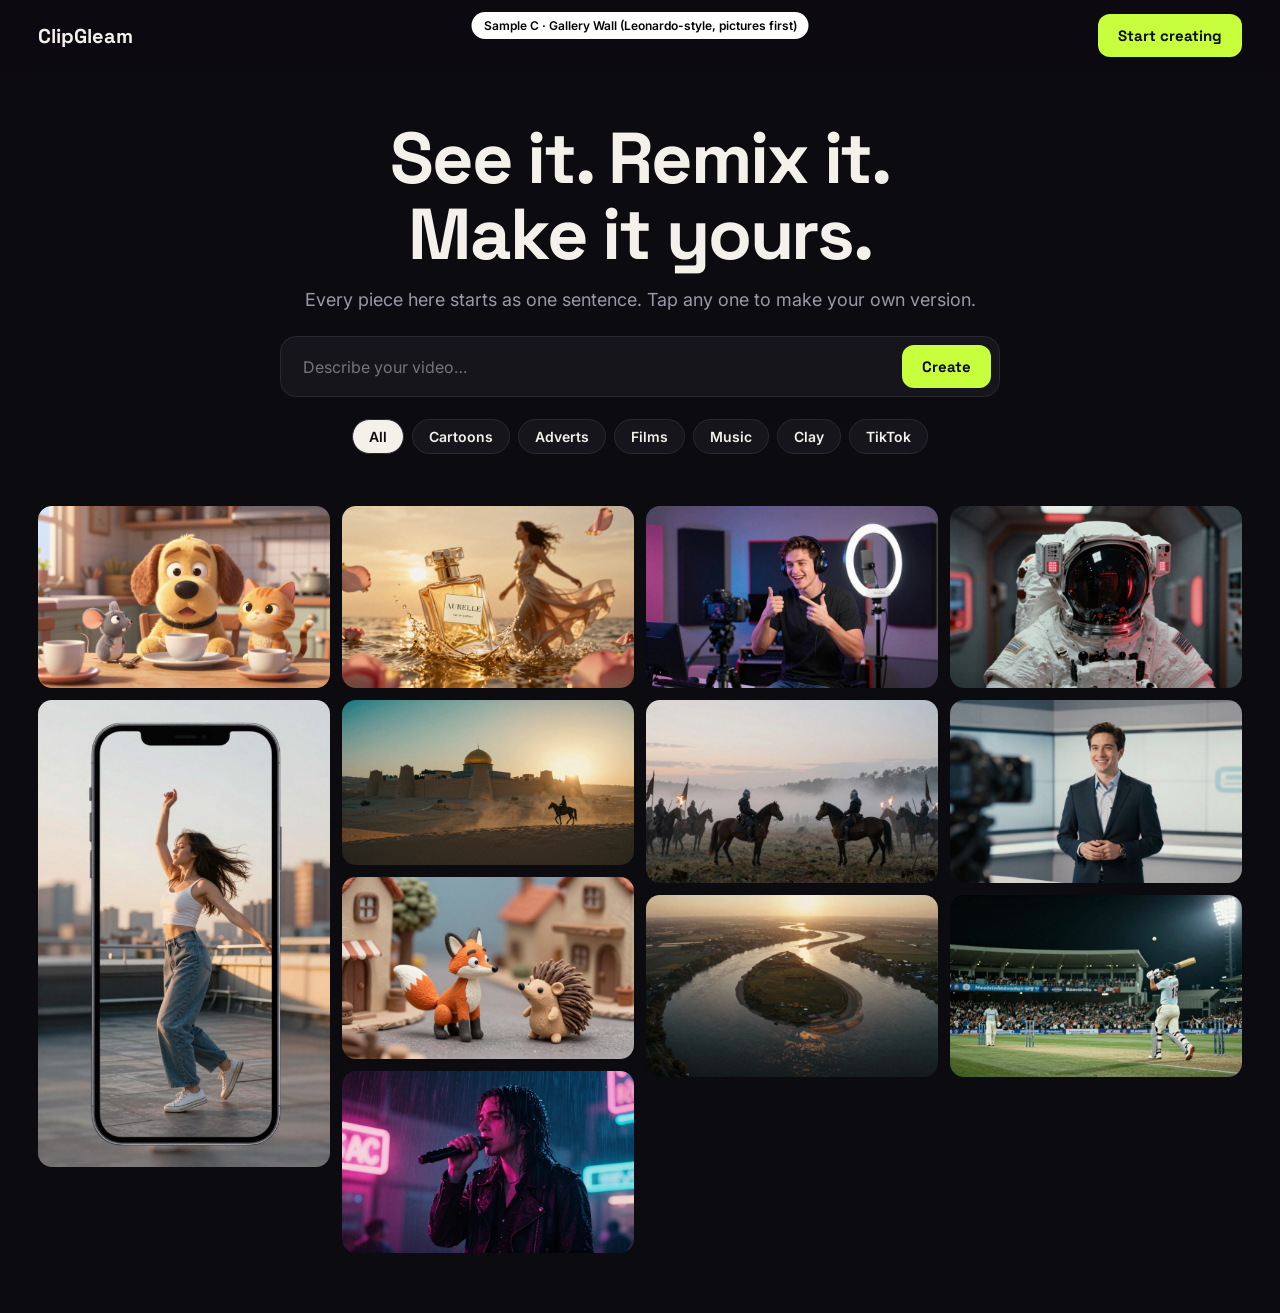
<file: samples/c.html>
<!doctype html>
<html lang="en"><head><meta charset="utf-8"><meta name="robots" content="noindex"><meta name="viewport" content="width=device-width,initial-scale=1">
<title>ClipGleam · Sample C · Gallery Wall</title>
<link href="https://fonts.googleapis.com/css2?family=Space+Grotesk:wght@500;700&family=Inter:wght@400;600&display=swap" rel="stylesheet">
<style>
:root{--bg:#0c0b10;--ink:#f3f1ea;--mute:#9b98a8;--acc:#c8ff3d;--card:#16151c}
*{box-sizing:border-box;margin:0}
body{background:var(--bg);color:var(--ink);font:16px/1.55 Inter,system-ui,sans-serif;overflow-x:hidden}
.tag{position:fixed;top:12px;left:50%;transform:translateX(-50%);z-index:50;background:#fff;color:#000;font:600 12px Inter;padding:6px 12px;border-radius:99px}
nav{position:sticky;top:0;z-index:20;display:flex;justify-content:space-between;align-items:center;padding:14px max(16px,3vw);background:rgba(12,11,16,.75);backdrop-filter:blur(12px)}
.logo{font:700 20px "Space Grotesk",sans-serif}
.btn{display:inline-block;border:0;border-radius:12px;padding:12px 20px;font:700 15px "Space Grotesk";color:#0c0b10;background:var(--acc);text-decoration:none;cursor:pointer}
.top{text-align:center;padding:50px 16px 30px}
h1{font:700 clamp(36px,6vw,72px)/1.05 "Space Grotesk",sans-serif;letter-spacing:-.03em}
.top p{color:var(--mute);margin:14px 0 22px;font-size:18px}
.box{display:flex;gap:8px;max-width:720px;margin:0 auto;background:var(--card);border:1px solid #2a2833;border-radius:16px;padding:8px}
.box input{flex:1;min-width:0;background:none;border:0;color:var(--ink);font:16px Inter;padding:0 14px;outline:none}
.filters{display:flex;gap:8px;justify-content:center;flex-wrap:wrap;margin:22px 0 6px}
.filters button{background:var(--card);border:1px solid #2a2833;color:var(--ink);border-radius:99px;padding:8px 16px;font:600 14px Inter;cursor:pointer}
.filters button.on{background:var(--ink);color:var(--bg)}
.wall{columns:4 260px;column-gap:12px;padding:16px max(16px,3vw) 60px}
.wall figure{break-inside:avoid;margin:0 0 12px;position:relative;border-radius:14px;overflow:hidden;cursor:pointer}
.wall img{display:block;width:100%;height:auto;transition:transform .6s}
.wall figure:hover img{transform:scale(1.06)}
.wall figcaption{position:absolute;inset:auto 0 0 0;padding:30px 12px 10px;background:linear-gradient(transparent,rgba(0,0,0,.85));font-size:13px;opacity:0;transform:translateY(8px);transition:.3s}
.wall figure:hover figcaption{opacity:1;transform:none}
.wall figcaption b{display:block;font:700 14px "Space Grotesk";color:var(--acc)}
.remix{position:absolute;top:10px;right:10px;background:var(--acc);color:#000;font:700 12px Inter;padding:5px 10px;border-radius:99px;opacity:0;transition:.3s}
.wall figure:hover .remix{opacity:1}
</style></head><body>
<div class="tag">Sample C · Gallery Wall (Leonardo-style, pictures first)</div>
<nav><span class="logo">ClipGleam</span><a class="btn" href="#">Start creating</a></nav>
<div class="top"><h1>See it. Remix it.<br>Make it yours.</h1><p>Every piece here starts as one sentence. Tap any one to make your own version.</p>
<form class="box" onsubmit="return false"><input placeholder="Describe your video…"><button class="btn">Create</button></form>
<div class="filters"><button class="on">All</button><button>Cartoons</button><button>Adverts</button><button>Films</button><button>Music</button><button>Clay</button><button>TikTok</button></div></div>
<div class="wall" id="w"></div>
<script>
const P=[["show_cartoon","Cartoon","A cheeky cat, a clever mouse and a friendly dog share breakfast"],["show_tiktok","TikTok","A dancer on a rooftop at golden hour"],["show_perfume","Advert","Luxury perfume bursting from liquid gold"],["hero_desert","Film","A lone rider races a storm to warn the city"],["show_clay","Clay","A clay fox and hedgehog explore a tiny village"],["show_neon","Music","A singer in neon rain, slow motion"],["show_youtube","YouTube","A creator in a colourful home studio"],["show_epic","Film","Two armies meet on a misty plain at dawn"],["show_delta","Documentary","A river delta at sunrise from the sky"],["show_scifi","Film","An astronaut under red warning lights"],["show_presenter","Business","A friendly presenter in a clean studio"],["show_cricket","Sports","The final over under floodlights"]];
document.getElementById("w").innerHTML=P.map(p=>`<figure><img src="../img/${p[0]}.jpg" alt="${p[2]}" loading="lazy"><span class="remix">Remix ↻</span><figcaption><b>${p[1]}</b>${p[2]}</figcaption></figure>`).join("");
</script>
</body></html>
</file>
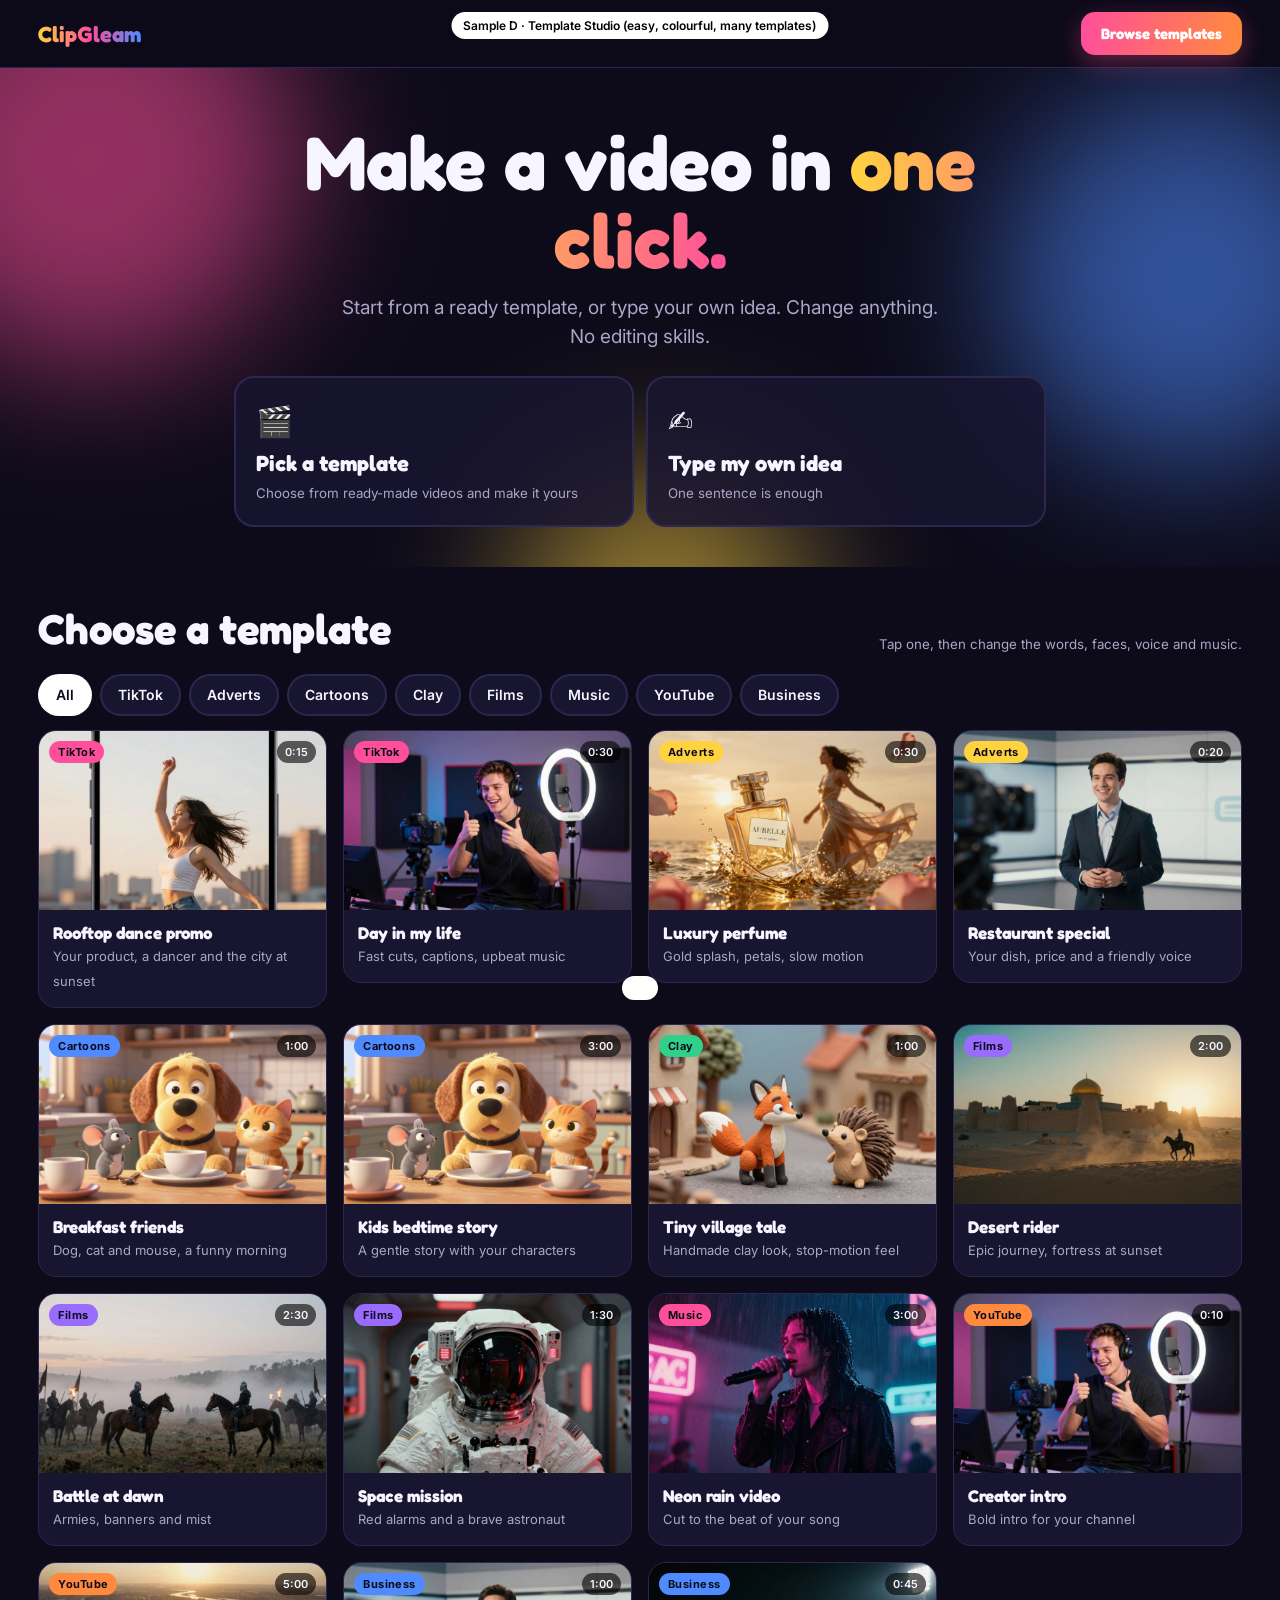
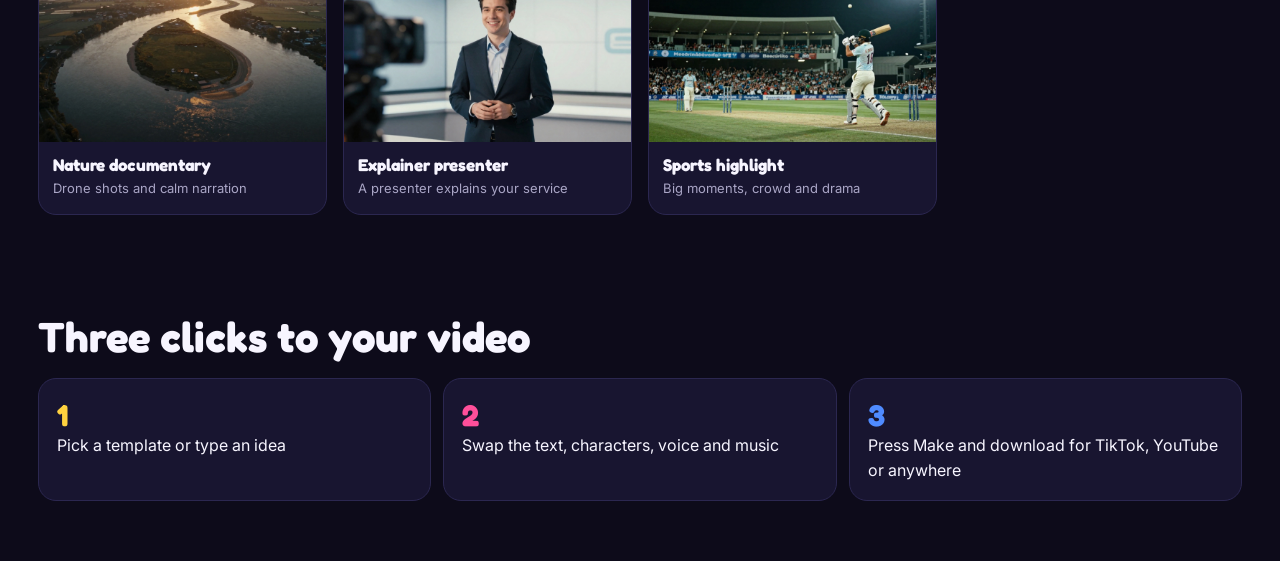
<file: samples/d.html>
<!doctype html>
<html lang="en"><head><meta charset="utf-8"><meta name="robots" content="noindex"><meta name="viewport" content="width=device-width,initial-scale=1">
<title>ClipGleam · Sample D · Template Studio</title>
<link href="https://fonts.googleapis.com/css2?family=Fredoka:wght@500;700&family=Inter:wght@400;600&display=swap" rel="stylesheet">
<style>
:root{--bg:#0d0b1a;--ink:#f7f5ff;--mute:#aaa6c6;--card:#181530;--line:#2b2750;--p:#ff4f9a;--o:#ff8a3d;--y:#ffd23f;--g:#2fd18a;--b:#4f8bff;--v:#9a6bff}
*{box-sizing:border-box;margin:0}
body{background:var(--bg);color:var(--ink);font:16px/1.55 Inter,system-ui,sans-serif;overflow-x:hidden}
button{font:inherit;cursor:pointer}
.tag{position:fixed;top:12px;left:50%;transform:translateX(-50%);z-index:60;background:#fff;color:#000;font:600 12px Inter;padding:6px 12px;border-radius:99px;white-space:nowrap}
nav{position:sticky;top:0;z-index:40;display:flex;gap:14px;justify-content:space-between;align-items:center;padding:12px max(16px,3vw);background:rgba(13,11,26,.8);backdrop-filter:blur(12px);border-bottom:1px solid var(--line)}
.logo{font:700 22px Fredoka,sans-serif;background:linear-gradient(90deg,var(--y),var(--p),var(--b));-webkit-background-clip:text;background-clip:text;color:transparent}
.btn{border:0;border-radius:14px;padding:12px 20px;font:700 15px Fredoka;color:#fff;background:linear-gradient(90deg,var(--p),var(--o));box-shadow:0 8px 24px rgba(255,79,154,.35);text-decoration:none;display:inline-block}
.hero{position:relative;overflow:hidden;padding:56px max(16px,4vw) 40px;text-align:center}
.blobs i{position:absolute;border-radius:50%;filter:blur(70px);opacity:.55;animation:drift 14s ease-in-out infinite alternate}
.blobs i:nth-child(1){width:420px;height:420px;background:var(--p);left:-120px;top:-120px}
.blobs i:nth-child(2){width:380px;height:380px;background:var(--b);right:-100px;top:20px;animation-delay:-5s}
.blobs i:nth-child(3){width:300px;height:300px;background:var(--y);left:40%;bottom:-200px;animation-delay:-9s}
@keyframes drift{to{transform:translate(60px,40px) scale(1.15)}}
.hin{position:relative;z-index:2;max-width:860px;margin:0 auto}
h1{font:700 clamp(38px,6.5vw,76px)/1.02 Fredoka,sans-serif}
h1 span{background:linear-gradient(90deg,var(--y),var(--p),var(--b),var(--y));background-size:300%;-webkit-background-clip:text;background-clip:text;color:transparent;animation:shine 7s linear infinite}
@keyframes shine{to{background-position:300%}}
.hin p{color:var(--mute);font-size:19px;margin:14px auto 24px;max-width:600px}
.two{display:flex;gap:12px;justify-content:center;flex-wrap:wrap}
.choice{flex:1;min-width:250px;max-width:400px;text-align:left;border-radius:20px;padding:20px;border:2px solid var(--line);background:rgba(24,21,48,.85);color:var(--ink);transition:transform .2s,border-color .2s}
.choice:hover{transform:translateY(-4px);border-color:var(--p)}
.choice b{display:block;font:700 22px Fredoka;margin-bottom:4px}
.choice small{color:var(--mute)}
.choice .ic{font-size:30px;display:block;margin-bottom:6px}
.box{display:none;gap:8px;max-width:700px;margin:18px auto 0;background:var(--card);border:2px solid var(--p);border-radius:18px;padding:8px}
.box.on{display:flex}
.box input{flex:1;min-width:0;background:none;border:0;color:var(--ink);font:16px Inter;padding:0 12px;outline:none}
section{padding:36px max(16px,3vw) 60px;max-width:1360px;margin:0 auto}
.head{display:flex;justify-content:space-between;align-items:end;gap:14px;flex-wrap:wrap;margin-bottom:16px}
h2{font:700 clamp(28px,4vw,42px) Fredoka,sans-serif}
.cats{display:flex;gap:8px;overflow-x:auto;padding:4px 0 14px;scrollbar-width:none}
.cats button{flex:none;border:2px solid var(--line);background:var(--card);color:var(--ink);border-radius:99px;padding:8px 16px;font-weight:600;font-size:14px}
.cats button.on{border-color:transparent;background:var(--c,var(--p));color:#0d0b1a}
.grid{display:grid;grid-template-columns:repeat(auto-fill,minmax(230px,1fr));gap:16px}
.t{position:relative;border-radius:18px;overflow:hidden;background:var(--card);border:1px solid var(--line);transition:transform .25s,box-shadow .25s}
.t:hover{transform:translateY(-5px);box-shadow:0 16px 40px rgba(0,0,0,.5)}
.t .im{aspect-ratio:16/10;background:center/cover;transition:transform .8s}
.t.v .im{background-position:center 22%}
.grid{align-items:start}
.t:hover .im{transform:scale(1.07)}
.t .badge{position:absolute;top:10px;left:10px;font:700 11px Inter;letter-spacing:.04em;padding:4px 9px;border-radius:99px;color:#0d0b1a;background:var(--c)}
.t .len{position:absolute;top:10px;right:10px;font:600 11px Inter;padding:4px 8px;border-radius:99px;background:rgba(0,0,0,.6)}
.t .meta{padding:12px 14px 14px}
.t b{display:block;font:700 17px Fredoka}
.t small{color:var(--mute);font-size:13px}
.use{position:absolute;inset:auto 12px 76px 12px;opacity:0;transform:translateY(8px);transition:.25s;border:0;border-radius:12px;padding:11px;font:700 15px Fredoka;background:#fff;color:#0d0b1a}
.t:hover .use,.t:focus-within .use{opacity:1;transform:none}
@media(hover:none){.use{opacity:1;transform:none;position:static;margin:0 14px 14px;width:calc(100% - 28px)}}
.steps{display:grid;grid-template-columns:repeat(auto-fit,minmax(200px,1fr));gap:12px}
.steps div{border-radius:18px;padding:18px;background:var(--card);border:1px solid var(--line)}
.steps b{font:700 30px Fredoka;color:var(--c)}
.toast{position:fixed;left:50%;bottom:20px;transform:translate(-50%,120px);background:#fff;color:#0d0b1a;padding:12px 18px;border-radius:14px;font-weight:600;transition:transform .35s;z-index:70;max-width:90vw}
.toast.on{transform:translate(-50%,0)}
</style></head><body>
<div class="tag">Sample D · Template Studio (easy, colourful, many templates)</div>
<nav><span class="logo">ClipGleam</span><a class="btn" href="#tpl">Browse templates</a></nav>
<header class="hero"><div class="blobs"><i></i><i></i><i></i></div>
 <div class="hin"><h1>Make a video in <span>one click.</span></h1>
 <p>Start from a ready template, or type your own idea. Change anything. No editing skills.</p>
 <div class="two">
  <button class="choice" type="button" onclick="document.getElementById('tpl').scrollIntoView({behavior:'smooth'})"><span class="ic">🎬</span><b>Pick a template</b><small>Choose from ready-made videos and make it yours</small></button>
  <button class="choice" type="button" onclick="const b=document.getElementById('box');b.classList.add('on');b.querySelector('input').focus()"><span class="ic">✍️</span><b>Type my own idea</b><small>One sentence is enough</small></button>
 </div>
 <form class="box" id="box" onsubmit="event.preventDefault();toast('Saved! In the real studio this starts your video.')"><input placeholder="A dog who dreams of flying a plane…"><button class="btn">Create</button></form>
 </div>
</header>

<section id="tpl">
 <div class="head"><h2>Choose a template</h2><small style="color:var(--mute)">Tap one, then change the words, faces, voice and music.</small></div>
 <div class="cats" id="cats"></div>
 <div class="grid" id="grid"></div>
</section>

<section><h2 style="margin-bottom:16px">Three clicks to your video</h2>
 <div class="steps"><div style="--c:var(--y)"><b>1</b><p>Pick a template or type an idea</p></div><div style="--c:var(--p)"><b>2</b><p>Swap the text, characters, voice and music</p></div><div style="--c:var(--b)"><b>3</b><p>Press Make and download for TikTok, YouTube or anywhere</p></div></div>
</section>
<div class="toast" id="toast"></div>
<script>
const C={"TikTok":"#ff4f9a","YouTube":"#ff8a3d","Adverts":"#ffd23f","Cartoons":"#4f8bff","Clay":"#2fd18a","Films":"#9a6bff","Music":"#ff4f9a","Business":"#4f8bff"};
const T=[
["TikTok","Rooftop dance promo","show_tiktok","0:15",1,"Your product, a dancer and the city at sunset"],
["TikTok","Day in my life","show_youtube","0:30",1,"Fast cuts, captions, upbeat music"],
["Adverts","Luxury perfume","show_perfume","0:30",0,"Gold splash, petals, slow motion"],
["Adverts","Restaurant special","show_presenter","0:20",0,"Your dish, price and a friendly voice"],
["Cartoons","Breakfast friends","show_cartoon","1:00",0,"Dog, cat and mouse, a funny morning"],
["Cartoons","Kids bedtime story","show_cartoon","3:00",0,"A gentle story with your characters"],
["Clay","Tiny village tale","show_clay","1:00",0,"Handmade clay look, stop-motion feel"],
["Films","Desert rider","hero_desert","2:00",0,"Epic journey, fortress at sunset"],
["Films","Battle at dawn","show_epic","2:30",0,"Armies, banners and mist"],
["Films","Space mission","show_scifi","1:30",0,"Red alarms and a brave astronaut"],
["Music","Neon rain video","show_neon","3:00",0,"Cut to the beat of your song"],
["YouTube","Creator intro","show_youtube","0:10",0,"Bold intro for your channel"],
["YouTube","Nature documentary","show_delta","5:00",0,"Drone shots and calm narration"],
["Business","Explainer presenter","show_presenter","1:00",0,"A presenter explains your service"],
["Business","Sports highlight","show_cricket","0:45",0,"Big moments, crowd and drama"]];
const cats=["All",...new Set(T.map(t=>t[0]))];let cur="All";
const ce=document.getElementById("cats"),ge=document.getElementById("grid");
function esc(s){return s.replace(/[&<>"']/g,c=>({"&":"&amp;","<":"&lt;",">":"&gt;",'"':"&quot;","'":"&#39;"}[c]))}
function draw(){ce.innerHTML=cats.map(c=>`<button type="button" class="${c===cur?"on":""}" style="--c:${C[c]||"#fff"}" data-c="${c}">${c}</button>`).join("");
ge.innerHTML=T.filter(t=>cur==="All"||t[0]===cur).map(t=>`<div class="t ${t[4]?"v":""}" style="--c:${C[t[0]]}"><div class="im" style="background-image:url(../img/${t[2]}.jpg)"></div><span class="badge">${t[0]}</span><span class="len">${t[3]}</span><button class="use" type="button" data-n="${esc(t[1])}">Use this template</button><div class="meta"><b>${esc(t[1])}</b><small>${esc(t[5])}</small></div></div>`).join("");}
ce.onclick=e=>{const b=e.target.closest("button");if(b){cur=b.dataset.c;draw()}};
ge.onclick=e=>{const b=e.target.closest(".use");if(b)toast("“"+b.dataset.n+"” chosen. In the real studio this opens it, ready to change.")};
let tt;function toast(m){const t=document.getElementById("toast");t.textContent=m;t.classList.add("on");clearTimeout(tt);tt=setTimeout(()=>t.classList.remove("on"),2800)}
draw();
</script>
</body></html>
</file>
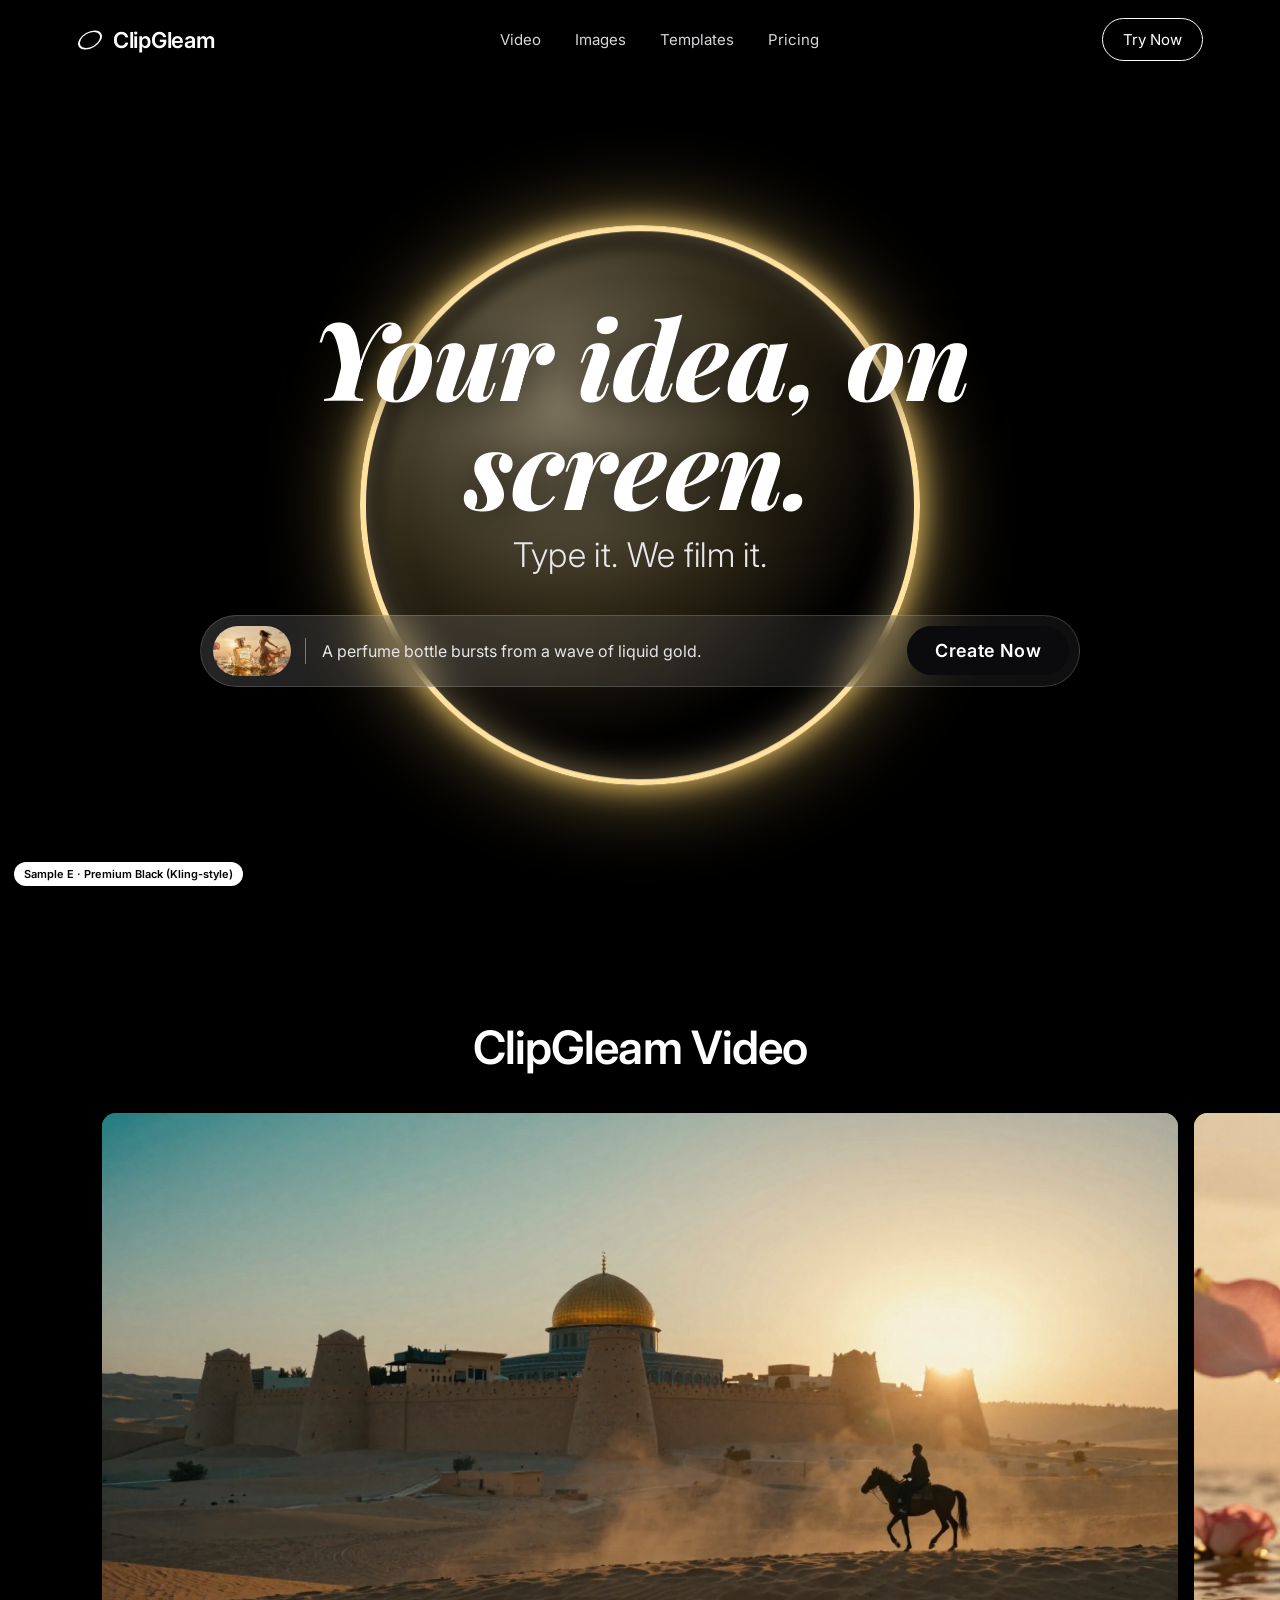
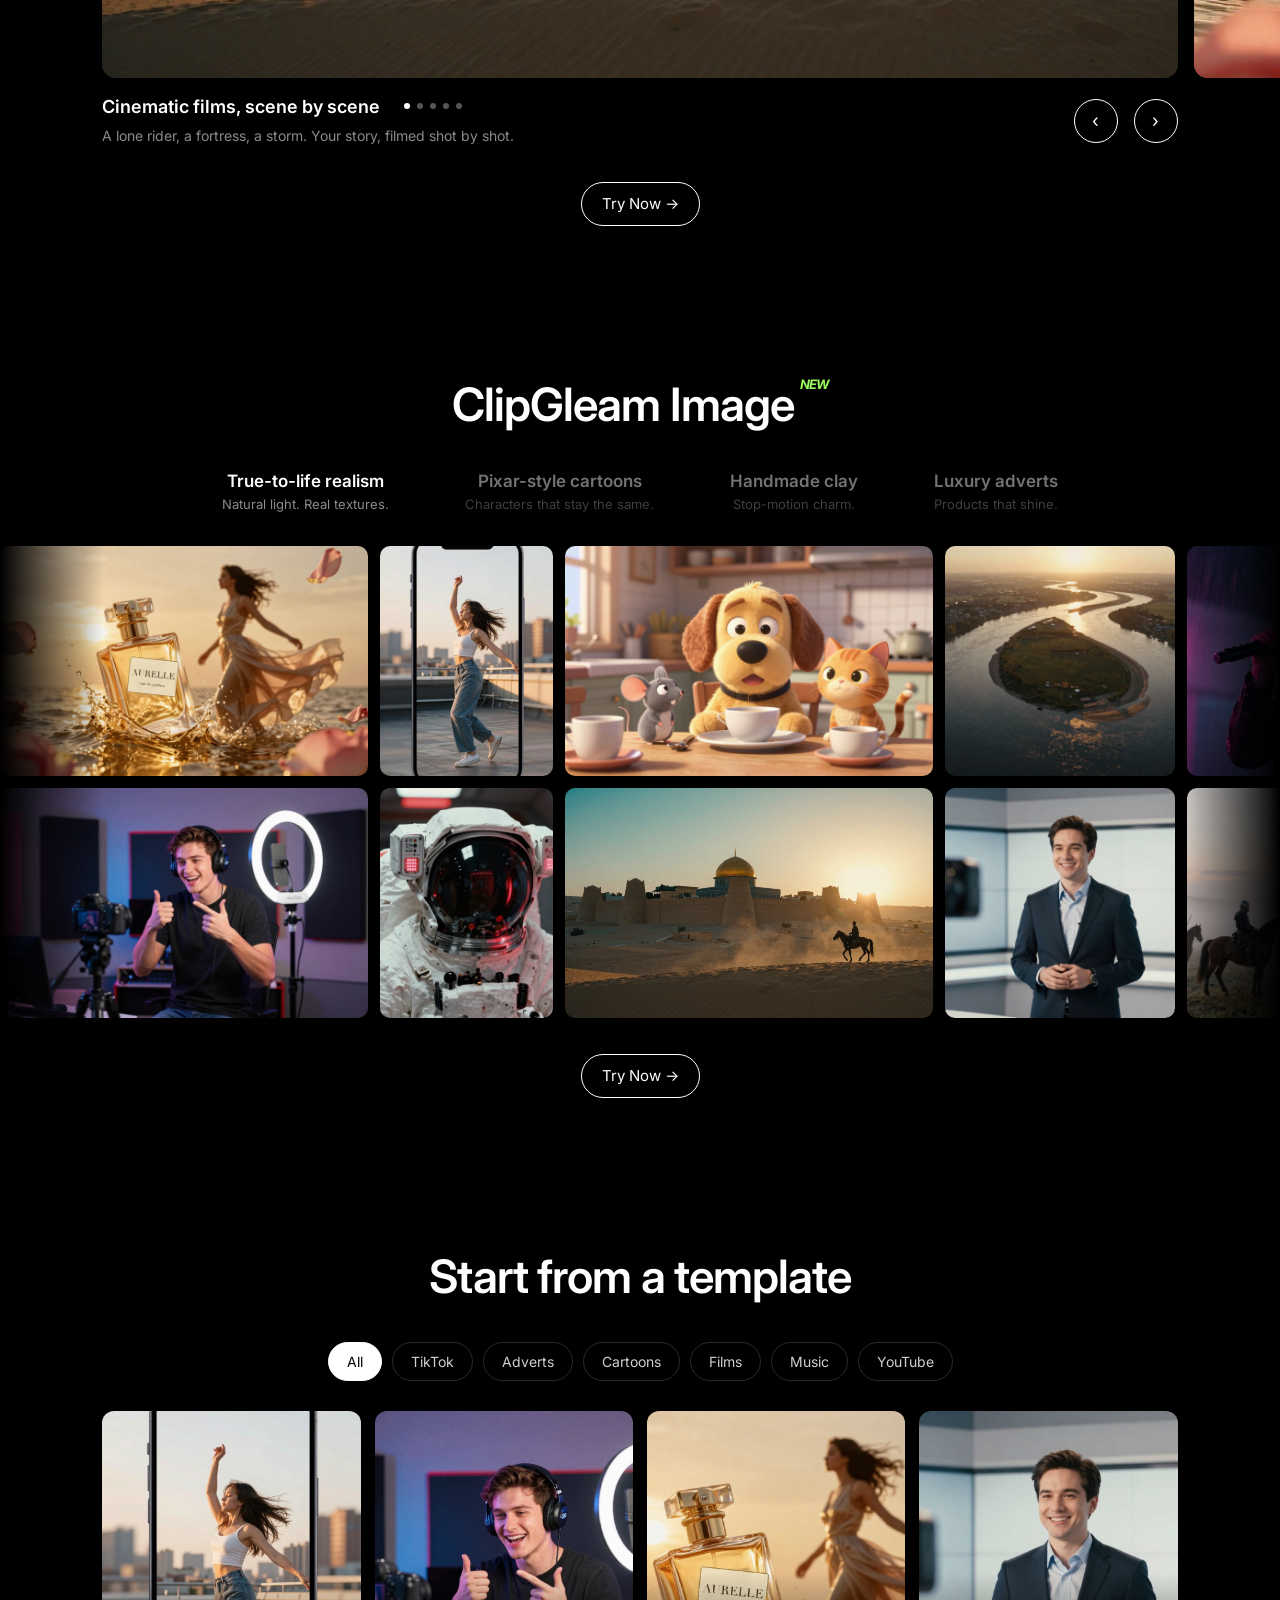
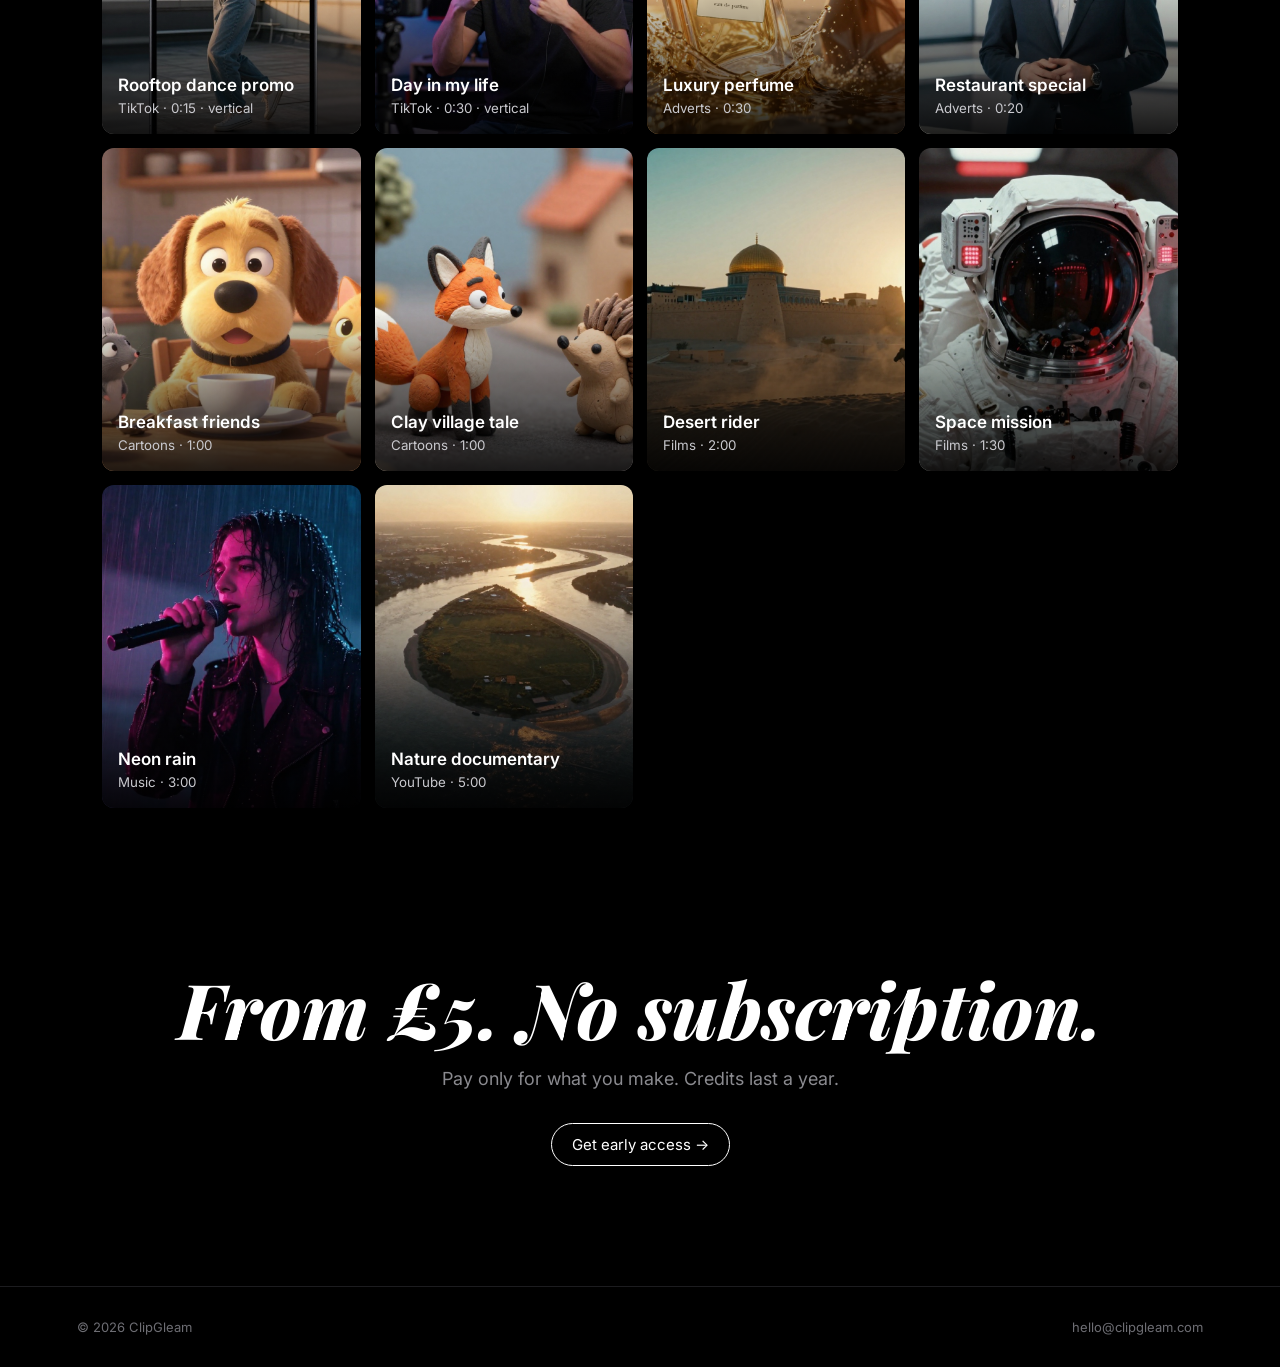
<file: samples/e.html>
<!doctype html>
<html lang="en"><head><meta charset="utf-8"><meta name="robots" content="noindex"><meta name="viewport" content="width=device-width,initial-scale=1">
<title>ClipGleam · Sample E · Premium Black</title>
<link href="https://fonts.googleapis.com/css2?family=Playfair+Display:ital,wght@1,700;1,800&family=Inter:wght@300;400;500;600&display=swap" rel="stylesheet">
<style>
:root{--bg:#000;--ink:#fff;--mute:#8a8a8f;--line:rgba(255,255,255,.16);--glass:rgba(255,255,255,.08);--gold:#e9c46a}
*{box-sizing:border-box;margin:0}
html{scroll-behavior:smooth}
body{background:var(--bg);color:var(--ink);font:16px/1.55 Inter,system-ui,sans-serif;overflow-x:hidden}
a{color:inherit;text-decoration:none}button{font:inherit;color:inherit;cursor:pointer}
.tag{position:fixed;bottom:14px;left:14px;z-index:60;background:#fff;color:#000;font:600 11px Inter;padding:5px 10px;border-radius:99px}
nav{position:sticky;top:0;z-index:40;display:flex;align-items:center;justify-content:space-between;gap:20px;padding:18px max(16px,6vw);background:rgba(0,0,0,.72);backdrop-filter:blur(14px)}
.logo{display:flex;align-items:center;gap:10px;font:600 22px Inter;letter-spacing:-.01em}
.logo i{width:26px;height:26px;border-radius:50%;border:2px solid #fff;position:relative;transform:rotate(-30deg) scaleY(.62)}
.links{display:flex;gap:34px;font-size:15px;color:#d7d7db}
.links a:hover{color:#fff}
@media(max-width:820px){.links{display:none}}
.pill{display:inline-flex;align-items:center;gap:8px;border:1.5px solid #fff;border-radius:99px;padding:9px 20px;font-size:15px;background:none;transition:background .2s,color .2s}
.pill:hover{background:#fff;color:#000}
/* hero */
.hero{position:relative;min-height:calc(100vh - 70px);display:grid;place-items:center;text-align:center;overflow:hidden;padding:40px 16px}
.ringwrap{position:absolute;left:50%;top:50%;width:min(560px,80vw);aspect-ratio:1;transform:translate(-50%,-48%);perspective:900px}
.ring{position:absolute;inset:0;border-radius:50%;transform-style:preserve-3d;animation:spin 14s linear infinite}
.ring:before{content:"";position:absolute;inset:0;border-radius:50%;border:6px solid #ffe2a0;box-shadow:0 0 30px #f3c766,0 0 90px rgba(233,196,106,.6),inset 0 0 40px rgba(255,226,160,.5);filter:blur(.6px)}
.ring:after{content:"";position:absolute;inset:4%;border-radius:50%;background:radial-gradient(circle at 35% 30%,rgba(255,236,190,.5),rgba(190,160,90,.22) 45%,rgba(0,0,0,0) 70%);filter:blur(8px)}
@keyframes spin{from{transform:rotateX(62deg) rotateY(-28deg) rotateZ(0)}to{transform:rotateX(62deg) rotateY(-28deg) rotateZ(360deg)}}
.hin{position:relative;z-index:2;width:100%;max-width:980px}
h1{font:800 italic clamp(46px,8.5vw,112px)/1 "Playfair Display",Georgia,serif;letter-spacing:-.01em;text-shadow:0 4px 40px rgba(0,0,0,.6)}
.sub{font:300 clamp(20px,3vw,34px) Inter;color:#e8e8ea;margin:14px 0 40px;letter-spacing:.01em}
.prompt{display:flex;align-items:center;gap:14px;max-width:880px;margin:0 auto;padding:10px 10px 10px 12px;border-radius:99px;background:linear-gradient(90deg,rgba(255,255,255,.14),rgba(255,255,255,.06));border:1px solid var(--line);backdrop-filter:blur(18px)}
.thumb{flex:none;width:78px;height:50px;border-radius:99px;background:center/cover;transition:background-image .4s}
.bar{width:1px;height:26px;background:rgba(255,255,255,.4)}
.prompt input{flex:1;min-width:0;background:none;border:0;color:#fff;font:16px Inter;outline:none}
.prompt input::placeholder{color:#e6e6e9}
.create{flex:none;border:0;border-radius:99px;padding:14px 28px;background:#0b0b0d;color:#fff;font:600 18px Inter;letter-spacing:.02em}
.create:hover{background:#fff;color:#000}
@media(max-width:600px){.thumb,.bar{display:none}.create{padding:12px 18px;font-size:15px}}
.mute{position:absolute;right:max(16px,3vw);bottom:24px;color:#bbb;font-size:13px}
/* sections */
section{padding:110px 0 40px}
.st{text-align:center;font:600 clamp(30px,4vw,46px) Inter;letter-spacing:-.02em;margin-bottom:38px}
.st sup{font:700 13px Inter;color:#9bff5a;margin-left:6px;vertical-align:top;font-style:italic}
.center{text-align:center;margin-top:36px}
/* carousel */
.car{position:relative;overflow:hidden}
.track{display:flex;gap:16px;padding:0 max(16px,8vw);transition:transform .8s cubic-bezier(.6,0,.2,1)}
.slide{flex:0 0 min(1100px,84vw);aspect-ratio:16/8.4;border-radius:14px;background:center/cover;position:relative;overflow:hidden}
.slide:before{content:"";position:absolute;inset:0;background:inherit;background-size:cover;animation:kb 12s ease-in-out infinite alternate}
@keyframes kb{to{transform:scale(1.1) translate(-2%,-1%)}}
.capbar{display:flex;justify-content:space-between;align-items:center;gap:20px;padding:18px max(16px,8vw) 0;flex-wrap:wrap}
.capbar b{font:600 18px Inter}.capbar p{color:var(--mute);font-size:14px}
.dots{display:flex;gap:7px;margin-left:16px}.dots i{width:6px;height:6px;border-radius:50%;background:#555}.dots i.on{background:#fff}
.arrows{display:flex;gap:16px}.arrows button{width:44px;height:44px;border-radius:50%;border:1.5px solid #fff;background:none;font-size:18px}
.arrows button:hover{background:#fff;color:#000}
/* feature tabs + mosaic */
.ftabs{display:flex;justify-content:center;gap:clamp(20px,5vw,70px);flex-wrap:wrap;padding:0 16px;margin-bottom:30px}
.ftabs button{background:none;border:0;text-align:center;opacity:.45;transition:opacity .3s}
.ftabs button.on{opacity:1}
.ftabs b{display:block;font:600 17px Inter}.ftabs small{color:var(--mute);font-size:13px}
.mosaic{overflow:hidden;-webkit-mask-image:linear-gradient(90deg,transparent,#000 8%,#000 92%,transparent);mask-image:linear-gradient(90deg,transparent,#000 8%,#000 92%,transparent)}
.mrow{display:flex;gap:12px;width:max-content;animation:mq 70s linear infinite}
.mrow.r2{animation-direction:reverse;animation-duration:85s;margin-top:12px}
.mrow div{height:clamp(150px,20vw,230px);border-radius:10px;background:center/cover;flex:none}
@keyframes mq{to{transform:translateX(-50%)}}
/* templates */
.seg{display:flex;justify-content:center;gap:10px;flex-wrap:wrap;margin-bottom:30px;padding:0 16px}
.seg button{border:1.5px solid var(--line);border-radius:99px;padding:8px 18px;background:none;font-size:14px;color:#cfcfd4}
.seg button.on{background:#fff;color:#000;border-color:#fff}
.tgrid{display:grid;grid-template-columns:repeat(auto-fill,minmax(250px,1fr));gap:14px;padding:0 max(16px,8vw)}
.tc{position:relative;border-radius:12px;overflow:hidden;aspect-ratio:4/5;background:center/cover;cursor:pointer}
.tc:after{content:"";position:absolute;inset:0;background:linear-gradient(180deg,transparent 50%,rgba(0,0,0,.85))}
.tc .tx{position:absolute;z-index:2;left:16px;right:16px;bottom:14px}
.tc b{display:block;font:600 17px Inter}.tc small{color:#c9c9ce}
.tc .go{position:absolute;z-index:2;top:14px;right:14px;border:1.5px solid #fff;border-radius:99px;padding:6px 14px;font-size:13px;opacity:0;transition:.3s;background:rgba(0,0,0,.4)}
.tc:hover .go{opacity:1}
.tc{transition:transform .4s}.tc:hover{transform:scale(1.02)}
@media(hover:none){.tc .go{opacity:1}}
.price{text-align:center;padding:120px 16px}
.price h2{font:800 italic clamp(40px,6vw,80px)/1.05 "Playfair Display",serif}
.price p{color:var(--mute);margin:16px 0 30px;font-size:18px}
footer{border-top:1px solid #1c1c1f;padding:30px max(16px,6vw);color:#6d6d73;font-size:13px;display:flex;justify-content:space-between;flex-wrap:wrap;gap:10px}
@media(prefers-reduced-motion:reduce){.ring,.mrow,.slide:before{animation:none}}
</style></head><body>
<div class="tag">Sample E · Premium Black (Kling-style)</div>
<nav><a class="logo" href="#"><i></i>ClipGleam</a><div class="links"><a href="#video">Video</a><a href="#images">Images</a><a href="#templates">Templates</a><a href="#price">Pricing</a></div><a class="pill" href="#templates">Try Now</a></nav>

<header class="hero">
 <div class="ringwrap"><div class="ring"></div></div>
 <div class="hin">
  <h1>Your idea, on screen.</h1>
  <div class="sub">Type it. We film it.</div>
  <form class="prompt" onsubmit="event.preventDefault()"><div class="thumb" id="th"></div><div class="bar"></div><input id="pi" aria-label="Your idea"><button class="create">Create Now</button></form>
 </div>
</header>

<section id="video">
 <h2 class="st">ClipGleam Video</h2>
 <div class="car"><div class="track" id="tr"></div></div>
 <div class="capbar"><div style="display:flex;align-items:center;flex-wrap:wrap;gap:8px"><b id="ct"></b><span class="dots" id="dt"></span><p id="cp" style="flex-basis:100%"></p></div><div class="arrows"><button type="button" id="pv" aria-label="Previous">‹</button><button type="button" id="nx" aria-label="Next">›</button></div></div>
 <div class="center"><a class="pill" href="#templates">Try Now →</a></div>
</section>

<section id="images">
 <h2 class="st">ClipGleam Image<sup>NEW</sup></h2>
 <div class="ftabs"><button class="on" type="button"><b>True-to-life realism</b><small>Natural light. Real textures.</small></button><button type="button"><b>Pixar-style cartoons</b><small>Characters that stay the same.</small></button><button type="button"><b>Handmade clay</b><small>Stop-motion charm.</small></button><button type="button"><b>Luxury adverts</b><small>Products that shine.</small></button></div>
 <div class="mosaic"><div class="mrow" id="m1"></div><div class="mrow r2" id="m2"></div></div>
 <div class="center"><a class="pill" href="#templates">Try Now →</a></div>
</section>

<section id="templates">
 <h2 class="st">Start from a template</h2>
 <div class="seg" id="sg"></div>
 <div class="tgrid" id="tg"></div>
</section>

<div class="price" id="price"><h2>From £5. No subscription.</h2><p>Pay only for what you make. Credits last a year.</p><a class="pill" href="#">Get early access →</a></div>
<footer><span>© 2026 ClipGleam</span><span>hello@clipgleam.com</span></footer>

<script>
const EX=[["show_perfume","A perfume bottle bursts from a wave of liquid gold."],["show_cartoon","A dog, a cat and a mouse share a funny breakfast."],["hero_desert","A lone rider races a storm to warn the city."],["show_neon","A singer in neon rain, slow motion."],["show_clay","A clay fox explores a tiny village."]];
let e=0;const th=document.getElementById("th"),pi=document.getElementById("pi");
function ex(){th.style.backgroundImage=`url(../img/${EX[e][0]}.jpg)`;pi.placeholder=EX[e][1];e=(e+1)%EX.length}ex();setInterval(()=>{if(document.activeElement!==pi)ex()},4000);
const SL=[["hero_desert","Cinematic films, scene by scene","A lone rider, a fortress, a storm. Your story, filmed shot by shot."],["show_perfume","Adverts that look expensive","Products that shine, with slow motion, light and music."],["show_cartoon","Cartoons with the same characters every episode","Pixar-style friends who keep their faces and voices."],["show_neon","Music videos cut to your track","Neon, rain and rhythm, timed to the beat."],["show_epic","Epic moments","Armies, mist and banners at dawn."]];
const tr=document.getElementById("tr"),dt=document.getElementById("dt");let k=0;
tr.innerHTML=SL.map(s=>`<div class="slide" style="background-image:url(../img/${s[0]}.jpg)"></div>`).join("");
dt.innerHTML=SL.map(()=>"<i></i>").join("");
function show(n){k=(n+SL.length)%SL.length;const w=tr.children[0].getBoundingClientRect().width+16;tr.style.transform=`translateX(${-k*w}px)`;document.getElementById("ct").textContent=SL[k][1];document.getElementById("cp").textContent=SL[k][2];[...dt.children].forEach((d,i)=>d.classList.toggle("on",i===k))}
document.getElementById("nx").onclick=()=>{show(k+1);clearInterval(ai)};document.getElementById("pv").onclick=()=>{show(k-1);clearInterval(ai)};
show(0);let ai=setInterval(()=>show(k+1),6000);addEventListener("resize",()=>show(k));
const IM=["show_perfume","show_tiktok","show_cartoon","show_delta","show_neon","show_clay","show_youtube","show_scifi","hero_desert","show_presenter","show_epic","show_cricket"];
const wd=[1.6,.75,1.6,1,1,1.6,1,.75,1.6,1,1.6,1];
const row=a=>a.concat(a).map((n,i)=>`<div style="background-image:url(../img/${n}.jpg);aspect-ratio:${wd[i%wd.length]}"></div>`).join("");
document.getElementById("m1").innerHTML=row(IM.slice(0,6));document.getElementById("m2").innerHTML=row(IM.slice(6));
const ft=document.querySelectorAll(".ftabs button");let fi=0;ft.forEach((b,i)=>b.onclick=()=>{ft.forEach(x=>x.classList.remove("on"));b.classList.add("on");fi=i});
setInterval(()=>{fi=(fi+1)%ft.length;ft.forEach((x,i)=>x.classList.toggle("on",i===fi))},3500);
const T=[["TikTok","Rooftop dance promo","show_tiktok","0:15 · vertical"],["TikTok","Day in my life","show_youtube","0:30 · vertical"],["Adverts","Luxury perfume","show_perfume","0:30"],["Adverts","Restaurant special","show_presenter","0:20"],["Cartoons","Breakfast friends","show_cartoon","1:00"],["Cartoons","Clay village tale","show_clay","1:00"],["Films","Desert rider","hero_desert","2:00"],["Films","Space mission","show_scifi","1:30"],["Music","Neon rain","show_neon","3:00"],["YouTube","Nature documentary","show_delta","5:00"]];
const cats=["All",...new Set(T.map(t=>t[0]))];let cc="All";
function drawT(){document.getElementById("sg").innerHTML=cats.map(c=>`<button type="button" class="${c===cc?"on":""}" data-c="${c}">${c}</button>`).join("");
document.getElementById("tg").innerHTML=T.filter(t=>cc==="All"||t[0]===cc).map(t=>`<div class="tc" style="background-image:url(../img/${t[2]}.jpg)"><span class="go">Use template →</span><div class="tx"><b>${t[1]}</b><small>${t[0]} · ${t[3]}</small></div></div>`).join("")}
document.getElementById("sg").onclick=ev=>{const b=ev.target.closest("button");if(b){cc=b.dataset.c;drawT()}};drawT();
</script>
</body></html>
</file>
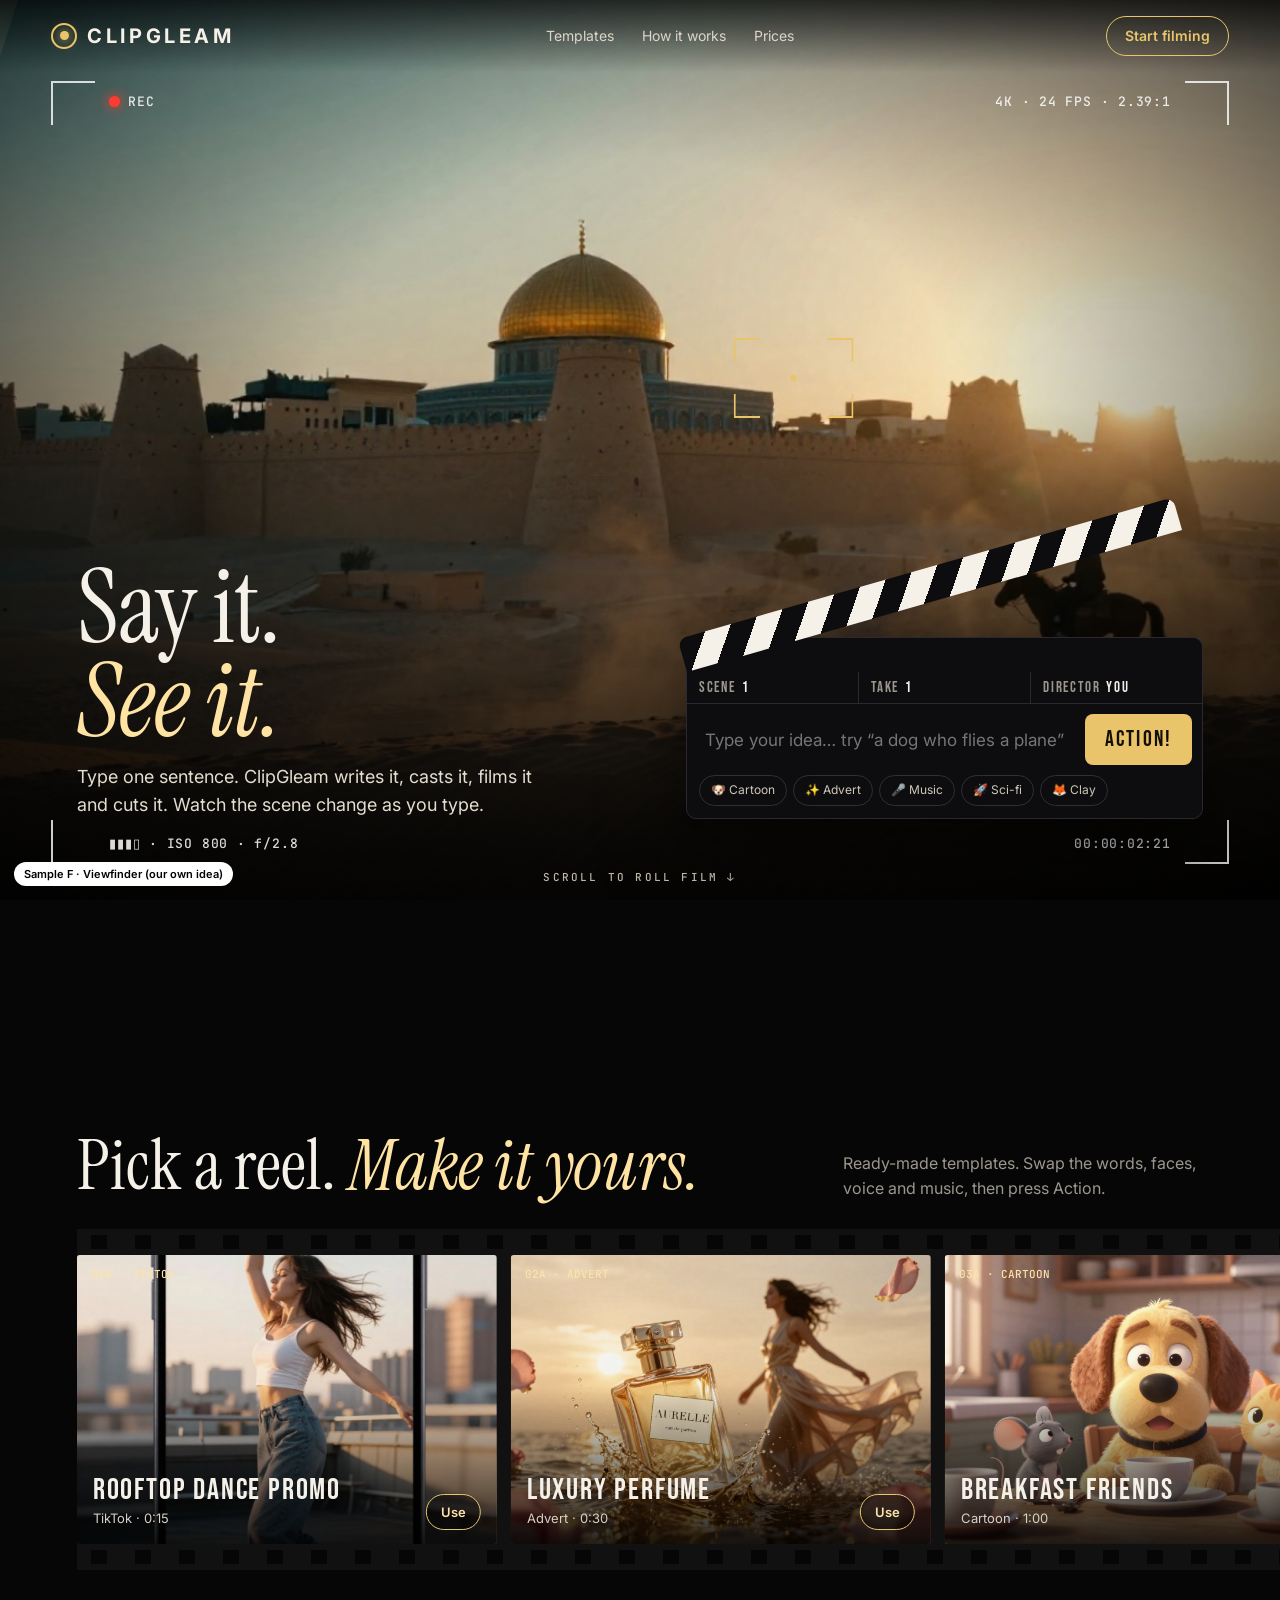
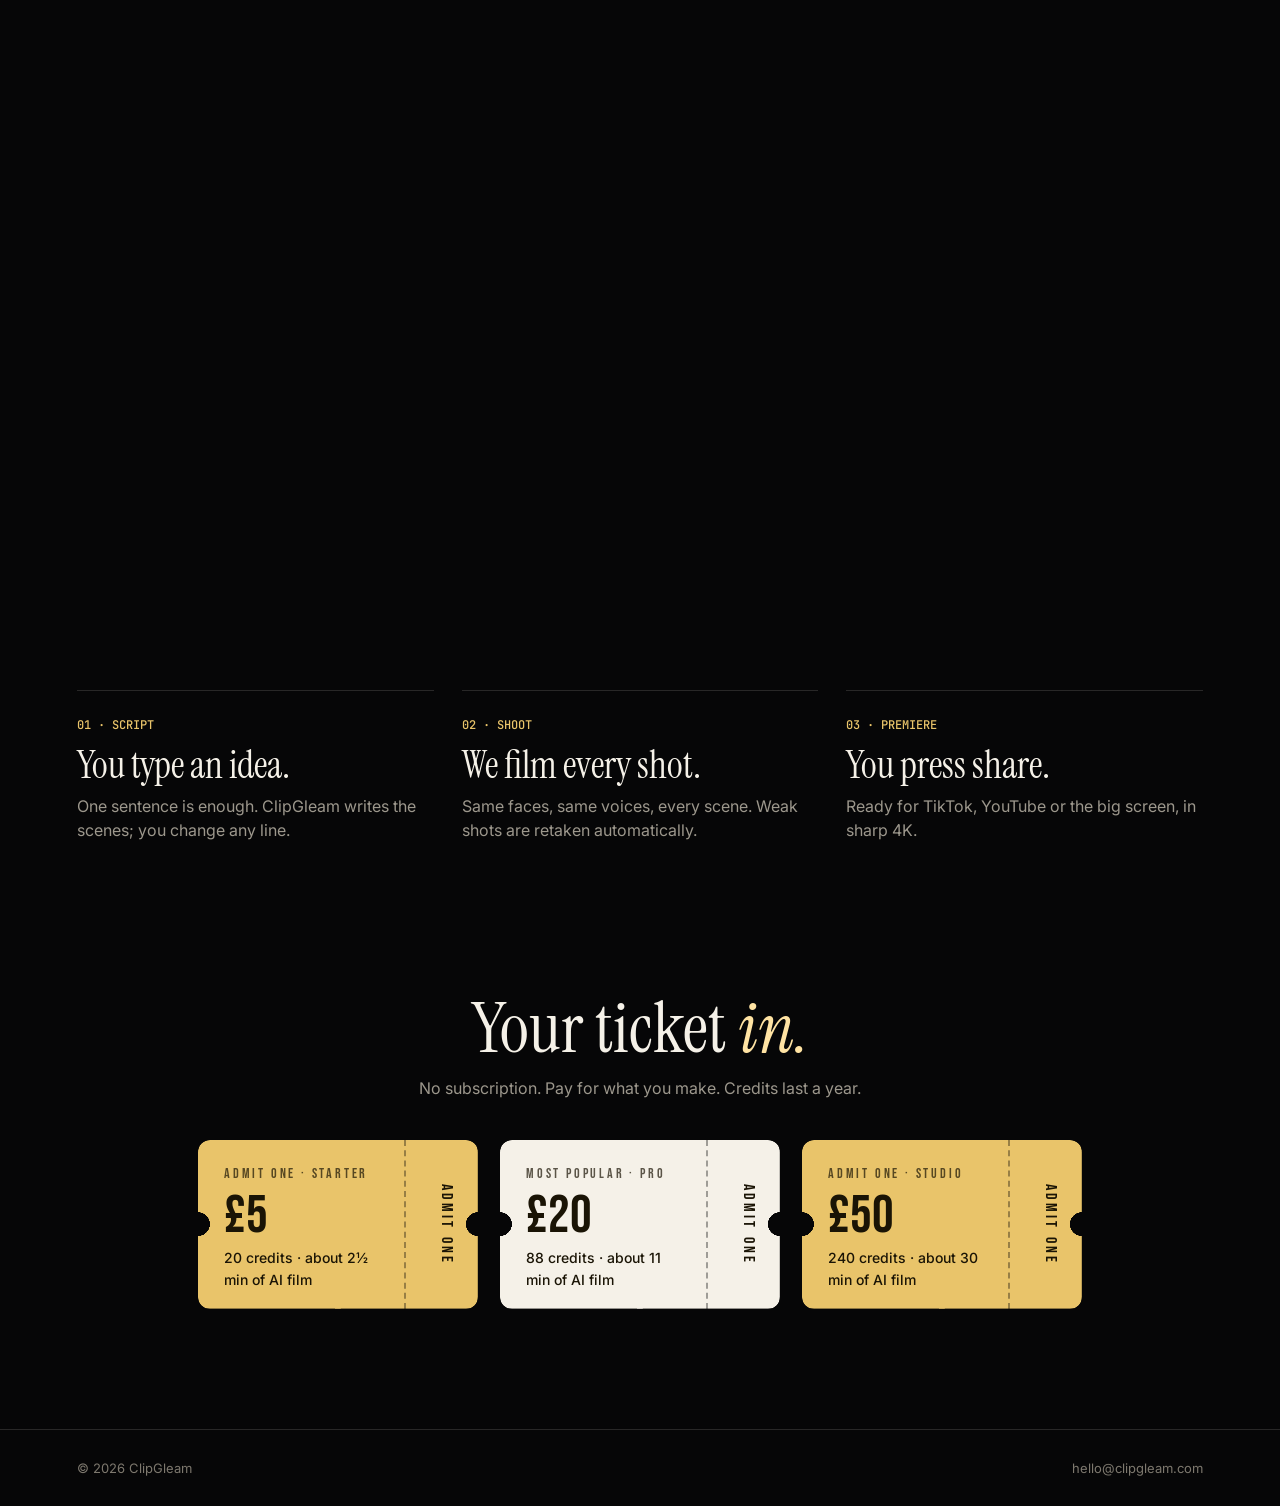
<file: samples/f.html>
<!doctype html>
<html lang="en"><head><meta charset="utf-8"><meta name="robots" content="noindex"><meta name="viewport" content="width=device-width,initial-scale=1">
<title>ClipGleam · Sample F · Viewfinder</title>
<link href="https://fonts.googleapis.com/css2?family=Instrument+Serif:ital@0;1&family=Inter:wght@400;500;600;700&family=JetBrains+Mono:wght@500&family=Bebas+Neue&display=swap" rel="stylesheet">
<style>
/* Layout: the page is a camera — viewfinder hero, film-strip templates, cinema-ticket prices */
:root{--bg:#060607;--ink:#f5f1e8;--mute:#9c978c;--gold:#e9c46a;--gold2:#ffe3a3;--rec:#ff3b30;--line:rgba(245,241,232,.14)}
*{box-sizing:border-box;margin:0}
body{background:var(--bg);color:var(--ink);font:16px/1.55 Inter,system-ui,sans-serif;overflow-x:hidden}
a{color:inherit;text-decoration:none}button{font:inherit;color:inherit;cursor:pointer}
.tag{position:fixed;bottom:14px;left:14px;z-index:80;background:#fff;color:#000;font:600 11px Inter;padding:5px 10px;border-radius:99px}
nav{position:fixed;top:0;left:0;right:0;z-index:50;display:flex;justify-content:space-between;align-items:center;padding:16px max(16px,4vw);background:linear-gradient(180deg,rgba(0,0,0,.7),transparent)}
.logo{display:flex;align-items:center;gap:10px;font:700 20px Inter;letter-spacing:.18em}
.lens{width:26px;height:26px;border-radius:50%;border:2px solid var(--gold);display:grid;place-items:center}.lens:after{content:"";width:9px;height:9px;border-radius:50%;background:var(--gold);box-shadow:0 0 12px var(--gold)}
.links{display:flex;gap:28px;font-size:14px;color:#ddd6c8}@media(max-width:760px){.links{display:none}}
.navbtn{border:1.5px solid var(--gold);color:var(--gold);border-radius:99px;padding:8px 18px;font-weight:600;font-size:14px}
.navbtn:hover{background:var(--gold);color:#000}
/* HERO = viewfinder */
.vf{position:relative;height:100vh;min-height:620px;overflow:hidden;cursor:crosshair}
.scene{position:absolute;inset:0;background:center/cover;transform:scale(1.08);transition:opacity 1s ease}
.scene.kb{animation:push 18s ease-in-out infinite alternate}
@keyframes push{from{transform:scale(1.04)}to{transform:scale(1.16) translate(-1.5%,-1%)}}
.shade{position:absolute;inset:0;background:radial-gradient(ellipse at 50% 45%,rgba(0,0,0,0) 35%,rgba(0,0,0,.7)),linear-gradient(0deg,rgba(0,0,0,.85),rgba(0,0,0,0) 55%)}
.gleam{position:absolute;inset:-20% auto -20% -40%;width:30%;background:linear-gradient(100deg,transparent,rgba(255,227,163,.0) 20%,rgba(255,227,163,.28) 50%,transparent 80%);transform:skewX(-18deg);animation:sweep 9s ease-in-out infinite;pointer-events:none;mix-blend-mode:screen}
@keyframes sweep{0%,55%{left:-40%}85%,100%{left:120%}}
.hud{position:absolute;inset:max(80px,9vh) max(16px,4vw) max(28px,4vh);pointer-events:none;font:500 13px "JetBrains Mono",monospace;color:rgba(255,255,255,.85);letter-spacing:.06em}
.c{position:absolute;width:44px;height:44px;border:2px solid rgba(255,255,255,.8)}
.c1{left:0;top:0;border-right:0;border-bottom:0}.c2{right:0;top:0;border-left:0;border-bottom:0}.c3{left:0;bottom:0;border-right:0;border-top:0}.c4{right:0;bottom:0;border-left:0;border-top:0}
.rec{position:absolute;left:58px;top:12px;display:flex;align-items:center;gap:8px}.rec i{width:11px;height:11px;border-radius:50%;background:var(--rec);box-shadow:0 0 12px var(--rec);animation:blink 1.1s steps(1) infinite}
@keyframes blink{50%{opacity:0}}
.spec{position:absolute;right:58px;top:12px}
.tc{position:absolute;right:58px;bottom:12px}
.bat{position:absolute;left:58px;bottom:12px}
.focus{position:absolute;left:0;top:0;width:120px;height:80px;margin:-40px 0 0 -60px;pointer-events:none;z-index:3;transition:width .3s,height .3s}
.focus:before,.focus:after{content:"";position:absolute;inset:0;border:2px solid var(--gold);clip-path:polygon(0 0,22% 0,22% 3px,3px 3px,3px 30%,0 30%,0 70%,3px 70%,3px calc(100% - 3px),22% calc(100% - 3px),22% 100%,78% 100%,78% calc(100% - 3px),calc(100% - 3px) calc(100% - 3px),calc(100% - 3px) 70%,100% 70%,100% 30%,calc(100% - 3px) 30%,calc(100% - 3px) 3px,78% 3px,78% 0,100% 0,100% 100%,0 100%)}
.focus:after{border:0;clip-path:none;inset:50% auto auto 50%;width:6px;height:6px;margin:-3px;border-radius:50%;background:var(--gold)}
.focus.lock:before{border-color:#7dff8a}
.match{position:absolute;left:50%;top:max(96px,12vh);transform:translateX(-50%);z-index:4;font:500 12px "JetBrains Mono";letter-spacing:.1em;background:rgba(0,0,0,.55);border:1px solid var(--line);padding:6px 12px;border-radius:99px;opacity:0;transition:opacity .4s}
.match.on{opacity:1}
.copy{position:absolute;z-index:5;left:max(16px,6vw);right:max(16px,6vw);bottom:max(60px,9vh);display:grid;grid-template-columns:1.1fr 1fr;gap:40px;align-items:end}
@media(max-width:900px){.copy{grid-template-columns:1fr;gap:22px;bottom:50px}}
h1{font:400 clamp(52px,8vw,118px)/.92 "Instrument Serif",Georgia,serif;letter-spacing:-.01em}
h1 em{color:var(--gold2);font-style:italic}
.lead{color:#e4ddcf;font-size:18px;margin-top:14px;max-width:460px}
/* slate */
.slate{background:#0d0d0f;border:1px solid #2a2a2e;border-radius:10px;overflow:visible;box-shadow:0 30px 80px rgba(0,0,0,.6)}
.clap{height:34px;border-radius:9px 9px 0 0;transform-origin:0 100%;background:repeating-linear-gradient(-55deg,#f5f1e8 0 22px,#0d0d0f 22px 44px);transition:transform .18s cubic-bezier(.5,0,.8,.4)}
.slate.snap .clap{animation:clap .5s}
@keyframes clap{0%{transform:rotate(-16deg)}45%{transform:rotate(-16deg)}60%{transform:rotate(0)}70%{transform:rotate(-3deg)}80%{transform:rotate(0)}}
.clap.up{transform:rotate(-16deg)}
.sl{display:flex;font:400 15px "Bebas Neue",Inter;letter-spacing:.12em;color:var(--mute);border-bottom:1px solid #2a2a2e}
.sl span{flex:1;padding:6px 12px;border-right:1px solid #2a2a2e}.sl span:last-child{border-right:0}.sl b{color:var(--ink);font-weight:400;margin-left:6px}
.sin{display:flex;gap:8px;padding:10px}
.sin input{flex:1;min-width:0;background:none;border:0;color:var(--ink);font:17px Inter;padding:10px 8px;outline:none}
.action{flex:none;border:0;border-radius:8px;padding:12px 20px;background:var(--gold);color:#140f02;font:400 22px "Bebas Neue",Inter;letter-spacing:.1em}
.action:hover{background:var(--gold2)}
.hints{display:flex;gap:6px;flex-wrap:wrap;padding:0 12px 12px}
.hints button{border:1px solid #2f2f34;background:none;border-radius:99px;padding:5px 11px;font-size:12px;color:#cfc8ba}
.hints button:hover{border-color:var(--gold);color:var(--gold2)}
.flash{position:absolute;inset:0;background:#fff;opacity:0;pointer-events:none;z-index:9}
.flash.on{animation:fl .5s}
@keyframes fl{0%{opacity:.75}100%{opacity:0}}
.scrollcue{position:absolute;z-index:5;left:50%;bottom:16px;transform:translateX(-50%);font:500 11px "JetBrains Mono";letter-spacing:.2em;color:#bdb6a8}
/* FILM STRIP (scroll-driven) */
.reel{position:relative;height:320vh}
.stick{position:sticky;top:0;height:100vh;display:flex;flex-direction:column;justify-content:center;overflow:hidden}
.rh{padding:0 max(16px,6vw);margin-bottom:28px;display:flex;justify-content:space-between;align-items:end;gap:20px;flex-wrap:wrap}
.rh h2{font:400 clamp(40px,5.5vw,76px)/1 "Instrument Serif",serif}.rh h2 em{color:var(--gold2)}
.rh p{color:var(--mute);max-width:360px}
.strip{display:flex;width:max-content;background:#111;padding:26px 0;position:relative;will-change:transform}
.strip:before,.strip:after{content:"";position:absolute;left:0;right:0;height:14px;background:repeating-linear-gradient(90deg,transparent 0 14px,#060607 14px 30px,transparent 30px 44px)}
.strip:before{top:6px}.strip:after{bottom:6px}
.fr{flex:none;width:min(420px,78vw);aspect-ratio:16/11;margin-right:14px;position:relative;overflow:hidden;background:center/cover;border-radius:3px;filter:saturate(.9)}
.fr:after{content:"";position:absolute;inset:0;background:linear-gradient(0deg,rgba(0,0,0,.85),transparent 55%)}
.fr .ft{position:absolute;z-index:2;left:16px;right:16px;bottom:14px;display:flex;justify-content:space-between;align-items:end;gap:10px}
.fr b{display:block;font:400 30px/1 "Bebas Neue",Inter;letter-spacing:.06em}.fr small{color:#d8d1c3;font-size:13px}
.fr .no{position:absolute;z-index:2;top:12px;left:14px;font:500 11px "JetBrains Mono";color:var(--gold2)}
.fr button{flex:none;border:1.5px solid var(--gold);background:rgba(0,0,0,.4);color:var(--gold2);border-radius:99px;padding:7px 14px;font-size:13px;font-weight:600}
.fr button:hover{background:var(--gold);color:#000}
.fr:hover{filter:none}
@media(max-width:760px){.reel{height:auto}.stick{position:static;height:auto;padding:80px 0}.stripwrap{overflow-x:auto}.strip{transform:none!important}}
/* steps */
.steps{padding:110px max(16px,6vw);display:grid;grid-template-columns:repeat(3,1fr);gap:28px}
@media(max-width:860px){.steps{grid-template-columns:1fr}}
.steps div{border-top:1px solid var(--line);padding-top:20px}
.steps span{font:500 12px "JetBrains Mono";color:var(--gold)}
.steps h3{font:400 38px/1.05 "Instrument Serif",serif;margin:10px 0 8px}
.steps p{color:var(--mute)}
/* tickets */
.tix{padding:40px max(16px,6vw) 120px;text-align:center}
.tix h2{font:400 clamp(40px,5.5vw,72px)/1 "Instrument Serif",serif;margin-bottom:12px}.tix h2 em{color:var(--gold2)}
.tix>p{color:var(--mute);margin-bottom:40px}
.trow{display:flex;gap:22px;justify-content:center;flex-wrap:wrap}
.ticket{position:relative;width:280px;display:flex;background:var(--gold);color:#1a1405;border-radius:12px;text-align:left;transition:transform .3s;-webkit-mask:radial-gradient(circle 12px at 0 50%,transparent 98%,#000) left/51% 100% no-repeat,radial-gradient(circle 12px at 100% 50%,transparent 98%,#000) right/51% 100% no-repeat;mask:radial-gradient(circle 12px at 0 50%,transparent 98%,#000) left/51% 100% no-repeat,radial-gradient(circle 12px at 100% 50%,transparent 98%,#000) right/51% 100% no-repeat}
.ticket:hover{transform:rotate(-2deg) translateY(-6px)}
.ticket.pop{background:#f5f1e8}
.tmain{flex:1;padding:20px 18px 18px 26px}
.tmain small{font:400 14px "Bebas Neue";letter-spacing:.2em;opacity:.7}
.tmain b{display:block;font:400 54px/1 "Bebas Neue";margin:4px 0}
.tmain p{font-size:14px;font-weight:500}
.stub{width:74px;border-left:2px dashed rgba(0,0,0,.35);display:grid;place-items:center}
.stub span{transform:rotate(90deg);white-space:nowrap;font:400 16px "Bebas Neue";letter-spacing:.2em}
footer{border-top:1px solid var(--line);padding:28px max(16px,6vw);color:#7d786e;font-size:13px;display:flex;justify-content:space-between;flex-wrap:wrap;gap:10px}
@media(prefers-reduced-motion:reduce){.scene.kb,.gleam,.rec i{animation:none}}
</style></head><body>
<div class="tag">Sample F · Viewfinder (our own idea)</div>
<nav><a class="logo" href="#"><span class="lens"></span>CLIPGLEAM</a><div class="links"><a href="#reel">Templates</a><a href="#how">How it works</a><a href="#tix">Prices</a></div><a class="navbtn" href="#top">Start filming</a></nav>

<header class="vf" id="top">
 <div class="scene kb" id="sA"></div><div class="scene kb" id="sB" style="opacity:0"></div>
 <div class="shade"></div><div class="gleam"></div>
 <div class="hud"><i class="c c1"></i><i class="c c2"></i><i class="c c3"></i><i class="c c4"></i>
  <div class="rec"><i></i>REC</div><div class="spec">4K · 24 FPS · 2.39:1</div><div class="bat">▮▮▮▯ · ISO 800 · f/2.8</div><div class="tc" id="tc">00:00:00:00</div></div>
 <div class="focus" id="fo"></div>
 <div class="match" id="mt"></div>
 <div class="flash" id="fl"></div>
 <div class="copy">
  <div><h1>Say it.<br><em>See it.</em></h1><p class="lead">Type one sentence. ClipGleam writes it, casts it, films it and cuts it. Watch the scene change as you type.</p></div>
  <form class="slate" id="slate" onsubmit="return action(event)">
   <div class="clap up" id="clap"></div>
   <div class="sl"><span>SCENE<b>1</b></span><span>TAKE<b id="take">1</b></span><span>DIRECTOR<b>YOU</b></span></div>
   <div class="sin"><input id="idea" placeholder="Type your idea… try “a dog who flies a plane”" maxlength="200" autocomplete="off"><button class="action" type="submit">Action!</button></div>
   <div class="hints" id="hints"></div>
  </form>
 </div>
 <div class="scrollcue">SCROLL TO ROLL FILM ↓</div>
</header>

<section class="reel" id="reel"><div class="stick">
 <div class="rh"><h2>Pick a reel. <em>Make it yours.</em></h2><p>Ready-made templates. Swap the words, faces, voice and music, then press Action.</p></div>
 <div class="stripwrap"><div class="strip" id="strip"></div></div>
</div></section>

<section class="steps" id="how">
 <div><span>01 · SCRIPT</span><h3>You type an idea.</h3><p>One sentence is enough. ClipGleam writes the scenes; you change any line.</p></div>
 <div><span>02 · SHOOT</span><h3>We film every shot.</h3><p>Same faces, same voices, every scene. Weak shots are retaken automatically.</p></div>
 <div><span>03 · PREMIERE</span><h3>You press share.</h3><p>Ready for TikTok, YouTube or the big screen, in sharp 4K.</p></div>
</section>

<section class="tix" id="tix"><h2>Your ticket <em>in.</em></h2><p>No subscription. Pay for what you make. Credits last a year.</p>
 <div class="trow">
  <div class="ticket"><div class="tmain"><small>Admit one · Starter</small><b>£5</b><p>20 credits · about 2½ min of AI film</p></div><div class="stub"><span>ADMIT ONE</span></div></div>
  <div class="ticket pop"><div class="tmain"><small>Most popular · Pro</small><b>£20</b><p>88 credits · about 11 min of AI film</p></div><div class="stub"><span>ADMIT ONE</span></div></div>
  <div class="ticket"><div class="tmain"><small>Admit one · Studio</small><b>£50</b><p>240 credits · about 30 min of AI film</p></div><div class="stub"><span>ADMIT ONE</span></div></div>
 </div></section>
<footer><span>© 2026 ClipGleam</span><span>hello@clipgleam.com</span></footer>

<script>
const IMG="../img/";
const K=[[/dog|cat|mouse|cartoon|kid|puppy|animal|pixar/i,"show_cartoon","3D cartoon"],[/perfume|advert|ad\b|product|luxury|brand|bottle/i,"show_perfume","Luxury advert"],[/sing|song|music|neon|rap|band|concert/i,"show_neon","Music video"],[/desert|horse|rider|fortress|castle|storm|camel/i,"hero_desert","Epic film"],[/war|army|battle|knight|sword|soldier/i,"show_epic","Battle film"],[/space|astronaut|rocket|planet|alien|sci/i,"show_scifi","Sci-fi"],[/clay|plasticine|stop.?motion|fox|hedgehog/i,"show_clay","Claymation"],[/dance|tiktok|reel|trend/i,"show_tiktok","TikTok"],[/river|nature|drone|documentary|forest|ocean|wildlife/i,"show_delta","Documentary"],[/cricket|football|sport|match|stadium/i,"show_cricket","Sports"],[/youtube|vlog|creator|channel|stream/i,"show_youtube","YouTube"],[/business|presenter|explain|company|training|restaurant|shop/i,"show_presenter","Business"]];
const A=document.getElementById("sA"),B=document.getElementById("sB");let front=A,curImg="";
function setScene(n){if(n===curImg)return;curImg=n;const back=front===A?B:A;back.style.backgroundImage=`url(${IMG}${n}.jpg)`;back.style.opacity=1;front.style.opacity=0;front=back}
setScene("hero_desert");
const reel=["hero_desert","show_perfume","show_cartoon","show_neon","show_clay"];let ri=0,typing=false;
setInterval(()=>{if(!typing){ri=(ri+1)%reel.length;setScene(reel[ri])}},6000);
const inp=document.getElementById("idea"),mt=document.getElementById("mt"),fo=document.getElementById("fo");
inp.addEventListener("input",()=>{const v=inp.value;typing=v.length>0;const m=K.find(k=>k[0].test(v));if(m){setScene(m[1]);mt.textContent="● LIVE PREVIEW · "+m[2].toUpperCase();mt.classList.add("on");fo.classList.add("lock")}else{mt.classList.remove("on");fo.classList.remove("lock")}});
const H=[["🐶 Cartoon","A dog who dreams of flying a plane"],["✨ Advert","A perfume bottle bursting from liquid gold"],["🎤 Music","A singer dancing in neon rain"],["🚀 Sci-fi","An astronaut lost on a red planet"],["🦊 Clay","A clay fox opens a tiny bakery"]];
document.getElementById("hints").innerHTML=H.map((h,i)=>`<button type="button" data-i="${i}">${h[0]}</button>`).join("");
document.getElementById("hints").onclick=e=>{const b=e.target.closest("button");if(!b)return;inp.value="";typing=true;const t=H[b.dataset.i][1];let n=0;const iv=setInterval(()=>{inp.value=t.slice(0,++n);inp.dispatchEvent(new Event("input"));if(n>=t.length)clearInterval(iv)},28)};
let take=1;
function action(e){e.preventDefault();const s=document.getElementById("slate");s.classList.remove("snap");void s.offsetWidth;s.classList.add("snap");const f=document.getElementById("fl");setTimeout(()=>{f.classList.remove("on");void f.offsetWidth;f.classList.add("on")},300);document.getElementById("take").textContent=++take;return false}
// focus box follows mouse
const vf=document.querySelector(".vf");let fx=innerWidth*.62,fy=innerHeight*.42,tx=fx,ty=fy;
vf.addEventListener("mousemove",e=>{const r=vf.getBoundingClientRect();tx=e.clientX-r.left;ty=e.clientY-r.top});
(function loop(){fx+=(tx-fx)*.12;fy+=(ty-fy)*.12;fo.style.transform=`translate(${fx}px,${fy}px)`;requestAnimationFrame(loop)})();
// timecode
const tc=document.getElementById("tc"),t0=performance.now();
setInterval(()=>{const s=(performance.now()-t0)/1000,f=Math.floor(s*24)%24,p=x=>String(x).padStart(2,"0");tc.textContent=`${p(Math.floor(s/3600))}:${p(Math.floor(s/60)%60)}:${p(Math.floor(s)%60)}:${p(f)}`},42);
// film strip
const T=[["TikTok","Rooftop dance promo","show_tiktok","0:15"],["Advert","Luxury perfume","show_perfume","0:30"],["Cartoon","Breakfast friends","show_cartoon","1:00"],["Film","The desert rider","hero_desert","2:00"],["Claymation","Fox lane","show_clay","1:00"],["Music video","Neon rain","show_neon","3:00"],["YouTube","Creator intro","show_youtube","0:10"],["Sci-fi","Deck nine","show_scifi","1:30"],["Documentary","River of kings","show_delta","5:00"],["Business","Explainer presenter","show_presenter","1:00"],["Sports","The final over","show_cricket","0:45"],["Film","Field of banners","show_epic","2:30"]];
const st=document.getElementById("strip");
st.innerHTML=T.map((t,i)=>`<div class="fr" style="background-image:url(${IMG}${t[2]}.jpg)"><span class="no">${String(i+1).padStart(2,"0")}A · ${t[0].toUpperCase()}</span><div class="ft"><div><b>${t[1]}</b><small>${t[0]} · ${t[3]}</small></div><button type="button" data-n="${i}">Use</button></div></div>`).join("");
st.onclick=e=>{const b=e.target.closest("button");if(!b)return;const t=T[b.dataset.n];inp.value="Use template: "+t[1];inp.dispatchEvent(new Event("input"));setScene(t[2]);document.getElementById("top").scrollIntoView({behavior:"smooth"})};
const reelEl=document.getElementById("reel");
function roll(){if(innerWidth<=760)return;const r=reelEl.getBoundingClientRect(),total=reelEl.offsetHeight-innerHeight,p=Math.min(1,Math.max(0,-r.top/total)),max=st.scrollWidth-innerWidth+40;st.style.transform=`translateX(${-p*max+ (innerWidth*.06)}px)`}
addEventListener("scroll",roll,{passive:true});addEventListener("resize",roll);roll();
</script>
</body></html>
</file>
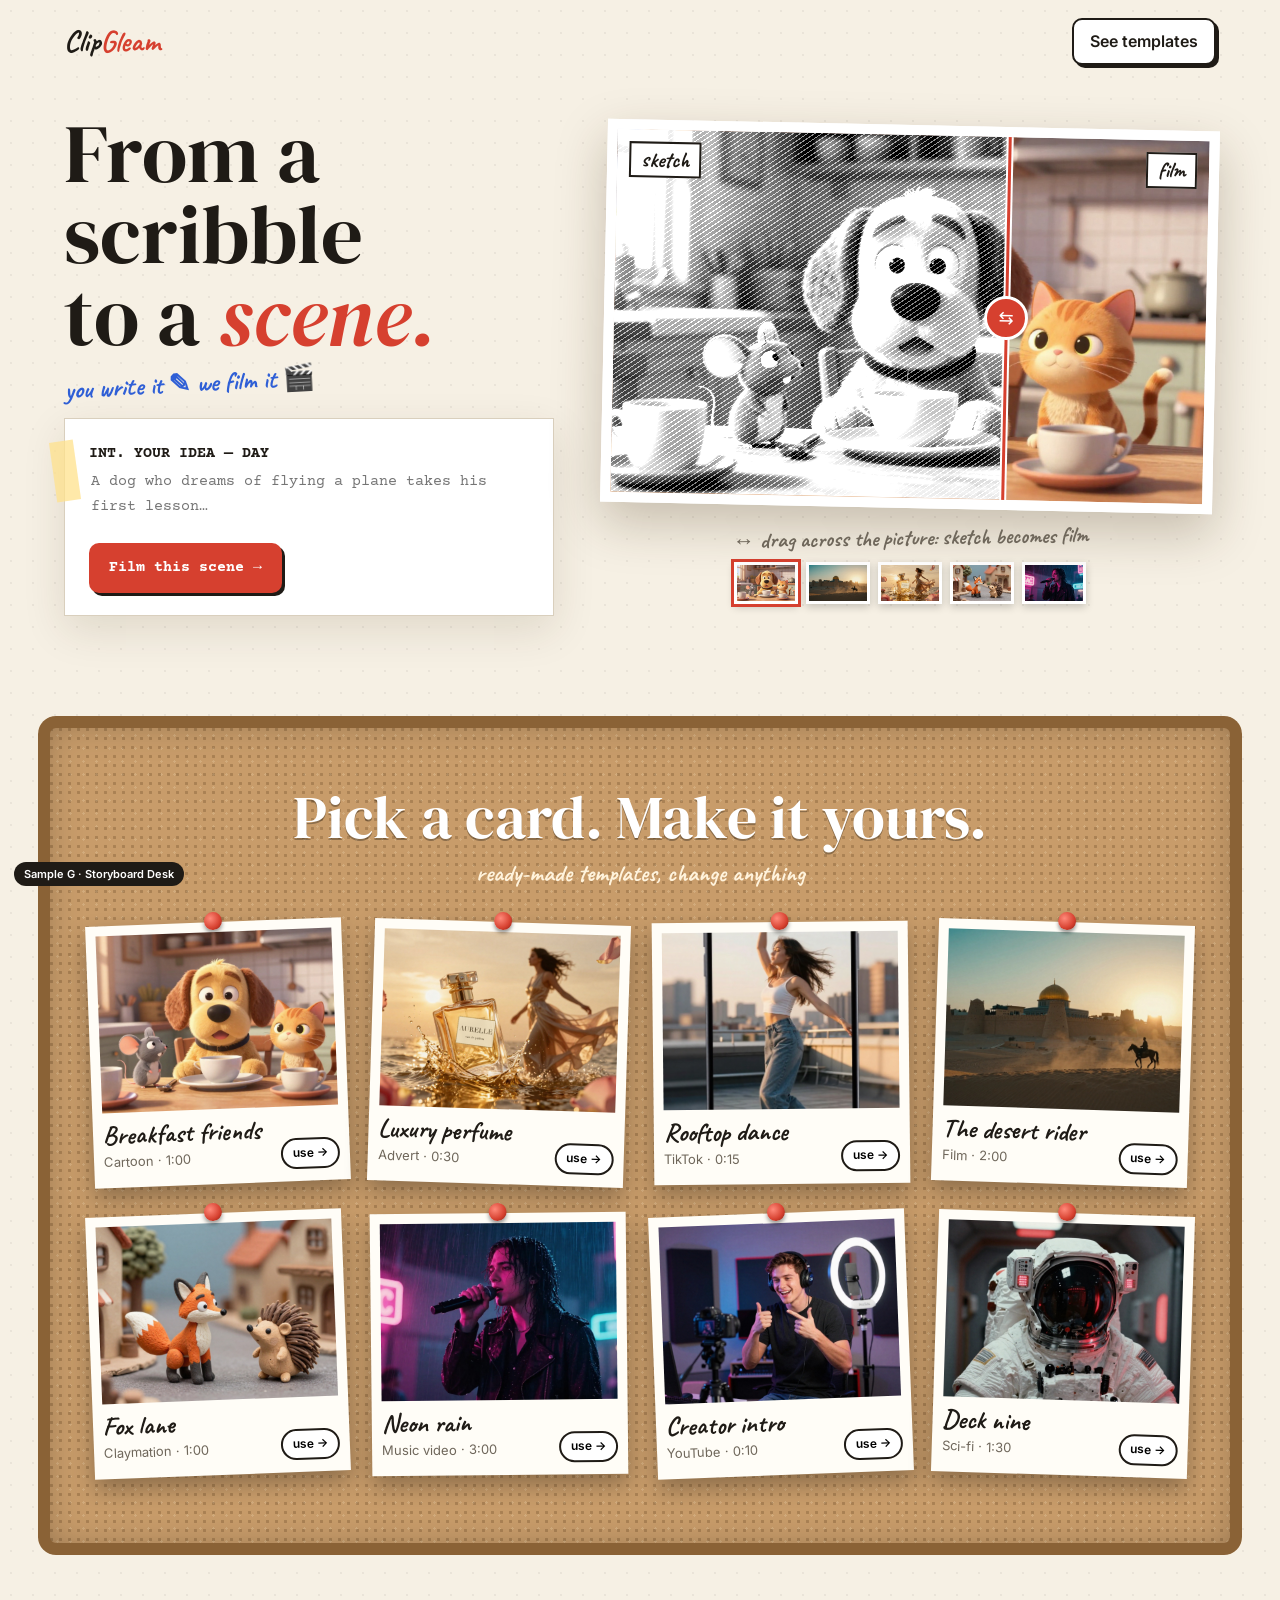
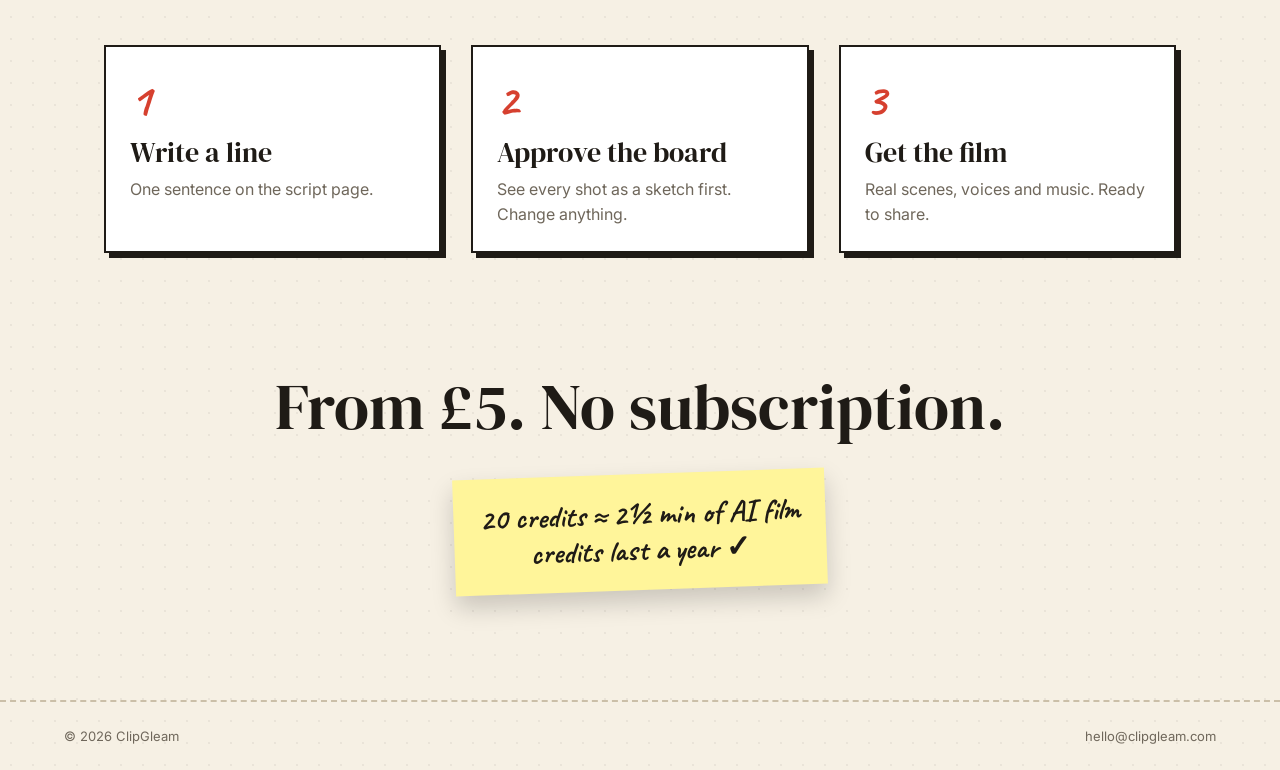
<file: samples/g.html>
<!doctype html>
<html lang="en"><head><meta charset="utf-8"><meta name="robots" content="noindex"><meta name="viewport" content="width=device-width,initial-scale=1">
<title>ClipGleam · Sample G · Storyboard Desk</title>
<link href="https://fonts.googleapis.com/css2?family=Caveat:wght@600;700&family=Courier+Prime:wght@400;700&family=DM+Serif+Display:ital@0;1&family=Inter:wght@400;500;600&display=swap" rel="stylesheet">
<style>
/* Layout: a director's desk — sketch-to-film hero, typewriter script, pinned index-card templates */
:root{--paper:#f6f0e4;--paper2:#efe6d3;--ink:#1f1b16;--mute:#6f675b;--red:#d6402f;--blue:#2f5fd6;--tape:rgba(255,226,140,.75)}
*{box-sizing:border-box;margin:0}
body{background:var(--paper);color:var(--ink);font:16px/1.55 Inter,system-ui,sans-serif;overflow-x:hidden;background-image:radial-gradient(rgba(31,27,22,.06) 1px,transparent 1px);background-size:22px 22px}
button{font:inherit;cursor:pointer}a{color:inherit;text-decoration:none}
.tag{position:fixed;bottom:14px;left:14px;z-index:80;background:#1f1b16;color:#fff;font:600 11px Inter;padding:5px 10px;border-radius:99px}
nav{display:flex;justify-content:space-between;align-items:center;padding:18px max(16px,5vw)}
.logo{font:700 30px Caveat,cursive}.logo span{color:var(--red)}
.nb{border:2px solid var(--ink);border-radius:10px;padding:9px 16px;font-weight:600;background:#fff;box-shadow:3px 3px 0 var(--ink)}
.hero{display:grid;grid-template-columns:1fr 1.25fr;gap:50px;align-items:center;padding:30px max(16px,5vw) 70px;max-width:1400px;margin:0 auto}
@media(max-width:900px){.hero{grid-template-columns:1fr}}
h1{font:400 clamp(46px,6.5vw,92px)/.98 "DM Serif Display",serif}
h1 em{color:var(--red)}
.scrib{font:700 26px Caveat;color:var(--blue);transform:rotate(-3deg);display:inline-block;margin:10px 0 18px}
.script{background:#fff;border:1px solid #d9cfbd;box-shadow:0 14px 40px rgba(60,40,10,.12);padding:22px 24px;font:15px/1.7 "Courier Prime",monospace;position:relative}
.script:before{content:"";position:absolute;left:-12px;top:22px;width:24px;height:60px;background:var(--tape);transform:rotate(-8deg)}
.script .h{font-weight:700}
.script textarea{width:100%;border:0;outline:none;resize:none;font:15px/1.7 "Courier Prime",monospace;color:var(--ink);background:none;min-height:52px}
.go{margin-top:12px;border:0;border-radius:10px;padding:12px 20px;background:var(--red);color:#fff;font-weight:700;box-shadow:3px 3px 0 var(--ink)}
.go:active{transform:translate(2px,2px);box-shadow:1px 1px 0 var(--ink)}
/* sketch to film */
.board{position:relative;aspect-ratio:16/10;border:10px solid #fff;box-shadow:0 20px 50px rgba(60,40,10,.25);transform:rotate(1.2deg);overflow:hidden;cursor:ew-resize;background:#fff;user-select:none;touch-action:pan-y}
.board .film,.board .sketch{position:absolute;inset:0;background:center/cover}
.board .sketch{filter:grayscale(1) contrast(1.6) brightness(1.25);mix-blend-mode:normal}
.board .sketch:after{content:"";position:absolute;inset:0;background:repeating-linear-gradient(-35deg,rgba(255,255,255,.0) 0 3px,rgba(255,255,255,.35) 3px 4px);mix-blend-mode:screen}
.board .line{position:absolute;top:0;bottom:0;width:3px;background:var(--red);box-shadow:0 0 0 2px #fff}
.board .line:after{content:"⇆";position:absolute;top:50%;left:50%;transform:translate(-50%,-50%);width:38px;height:38px;border-radius:50%;background:var(--red);color:#fff;display:grid;place-items:center;font-size:18px;border:3px solid #fff}
.board .lab{position:absolute;top:12px;font:700 22px Caveat;padding:2px 10px;background:#fff;border:2px solid var(--ink)}
.l1{left:12px}.l2{right:12px}
.note{font:700 22px Caveat;color:var(--mute);text-align:center;margin-top:16px;transform:rotate(-1deg)}
.thumbs{display:flex;gap:8px;justify-content:center;margin-top:10px;flex-wrap:wrap}
.thumbs button{width:64px;height:42px;border:3px solid #fff;box-shadow:0 3px 8px rgba(0,0,0,.2);background:center/cover}
.thumbs button.on{outline:3px solid var(--red)}
/* cork board templates */
.cork{margin:30px max(10px,3vw) 0;padding:60px max(16px,4vw) 80px;background:#c89c6a;background-image:radial-gradient(rgba(80,50,20,.25) 1.4px,transparent 1.6px),radial-gradient(rgba(255,240,210,.18) 1px,transparent 1.2px);background-size:9px 9px,13px 13px;border-radius:18px;box-shadow:inset 0 0 0 12px #8a6236,inset 0 0 40px rgba(0,0,0,.35)}
.cork h2{font:400 clamp(36px,5vw,60px) "DM Serif Display";color:#fff;text-shadow:0 2px 0 rgba(0,0,0,.3);text-align:center}
.cork p.s{text-align:center;color:#fff3dc;font:700 24px Caveat;margin-bottom:34px}
.cards{display:grid;grid-template-columns:repeat(auto-fill,minmax(220px,1fr));gap:30px 26px}
.card{background:#fffdf7;padding:10px 10px 14px;box-shadow:0 10px 22px rgba(0,0,0,.3);position:relative;transition:transform .25s}
.card:nth-child(odd){transform:rotate(-2.2deg)}.card:nth-child(even){transform:rotate(1.8deg)}.card:nth-child(3n){transform:rotate(-.6deg)}
.card:hover{transform:rotate(0) scale(1.05);z-index:3}
.card:before{content:"";position:absolute;top:-10px;left:50%;width:18px;height:18px;margin-left:-9px;border-radius:50%;background:radial-gradient(circle at 35% 35%,#ff8a7a,var(--red) 60%,#7a1d12);box-shadow:0 3px 4px rgba(0,0,0,.4)}
.card .im{aspect-ratio:4/3;background:center/cover}
.card b{display:block;font:700 26px/1 Caveat;margin-top:10px}
.card small{color:var(--mute);font-size:13px}
.card .use{position:absolute;right:10px;bottom:12px;border:2px solid var(--ink);background:#fff;font-weight:600;font-size:12px;padding:4px 10px;border-radius:99px}
.card .use:hover{background:var(--ink);color:#fff}
.steps{max-width:1200px;margin:0 auto;padding:90px max(16px,5vw);display:grid;grid-template-columns:repeat(3,1fr);gap:30px}
@media(max-width:860px){.steps{grid-template-columns:1fr}}
.steps div{background:#fff;padding:24px;border:2px solid var(--ink);box-shadow:5px 5px 0 var(--ink)}
.steps span{font:700 46px Caveat;color:var(--red)}
.steps h3{font:400 28px "DM Serif Display";margin:4px 0 6px}
.steps p{color:var(--mute)}
.price{text-align:center;padding:20px 16px 110px}
.price h2{font:400 clamp(38px,5vw,64px) "DM Serif Display"}
.price .stick{display:inline-block;background:#fff59a;padding:22px 26px;box-shadow:0 12px 24px rgba(0,0,0,.18);transform:rotate(-2deg);font:700 30px/1.2 Caveat;margin-top:24px}
footer{border-top:2px dashed #cbbfa8;padding:24px max(16px,5vw);display:flex;justify-content:space-between;flex-wrap:wrap;gap:10px;color:var(--mute);font-size:13px}
</style></head><body>
<div class="tag">Sample G · Storyboard Desk</div>
<nav><span class="logo">Clip<span>Gleam</span></span><a class="nb" href="#tpl">See templates</a></nav>
<header class="hero">
 <div>
  <h1>From a scribble<br>to a <em>scene.</em></h1>
  <span class="scrib">you write it ✎ we film it 🎬</span>
  <div class="script"><div class="h">INT. YOUR IDEA — DAY</div><textarea id="idea" rows="2" placeholder="A dog who dreams of flying a plane takes his first lesson…"></textarea><button class="go" type="button" id="go">Film this scene →</button></div>
 </div>
 <div>
  <div class="board" id="bd"><div class="film" id="fm"></div><div class="sketch" id="sk"></div><span class="lab l1">sketch</span><span class="lab l2">film</span><div class="line" id="ln"></div></div>
  <p class="note">↔ drag across the picture: sketch becomes film</p>
  <div class="thumbs" id="th"></div>
 </div>
</header>
<section class="cork" id="tpl"><h2>Pick a card. Make it yours.</h2><p class="s">ready-made templates, change anything</p><div class="cards" id="cards"></div></section>
<section class="steps"><div><span>1</span><h3>Write a line</h3><p>One sentence on the script page.</p></div><div><span>2</span><h3>Approve the board</h3><p>See every shot as a sketch first. Change anything.</p></div><div><span>3</span><h3>Get the film</h3><p>Real scenes, voices and music. Ready to share.</p></div></section>
<div class="price"><h2>From £5. No subscription.</h2><div class="stick">20 credits ≈ 2½ min of AI film<br>credits last a year ✓</div></div>
<footer><span>© 2026 ClipGleam</span><span>hello@clipgleam.com</span></footer>
<script>
const IM=["show_cartoon","hero_desert","show_perfume","show_clay","show_neon"];let cur=0;
const fm=document.getElementById("fm"),sk=document.getElementById("sk"),ln=document.getElementById("ln"),bd=document.getElementById("bd");
function setImg(i){cur=i;fm.style.backgroundImage=sk.style.backgroundImage=`url(../img/${IM[i]}.jpg)`;[...document.getElementById("th").children].forEach((b,k)=>b.classList.toggle("on",k===i))}
document.getElementById("th").innerHTML=IM.map((n,i)=>`<button type="button" aria-label="Scene ${i+1}" style="background-image:url(../img/${n}.jpg)"></button>`).join("");
document.getElementById("th").onclick=e=>{const b=e.target.closest("button");if(b)setImg([...b.parentNode.children].indexOf(b))};
function wipe(p){p=Math.max(0,Math.min(1,p));sk.style.clipPath=`inset(0 ${100-p*100}% 0 0)`;ln.style.left=`calc(${p*100}% - 1.5px)`}
bd.addEventListener("pointermove",e=>{const r=bd.getBoundingClientRect();wipe((e.clientX-r.left)/r.width);auto=false});
let auto=true,t=0;(function a(){if(auto){t+=.006;wipe(.5+.42*Math.sin(t))}requestAnimationFrame(a)})();
bd.addEventListener("pointerleave",()=>auto=true);
setImg(0);setInterval(()=>{if(auto)setImg((cur+1)%IM.length)},7000);
const T=[["Breakfast friends","Cartoon · 1:00","show_cartoon"],["Luxury perfume","Advert · 0:30","show_perfume"],["Rooftop dance","TikTok · 0:15","show_tiktok"],["The desert rider","Film · 2:00","hero_desert"],["Fox lane","Claymation · 1:00","show_clay"],["Neon rain","Music video · 3:00","show_neon"],["Creator intro","YouTube · 0:10","show_youtube"],["Deck nine","Sci-fi · 1:30","show_scifi"]];
document.getElementById("cards").innerHTML=T.map(t=>`<div class="card"><div class="im" style="background-image:url(../img/${t[2]}.jpg)"></div><b>${t[0]}</b><small>${t[1]}</small><button class="use" type="button">use →</button></div>`).join("");
document.getElementById("go").onclick=()=>{const b=document.getElementById("go");b.textContent="✓ Scene saved — the studio films it";setTimeout(()=>b.textContent="Film this scene →",2500)};
</script>
</body></html>
</file>
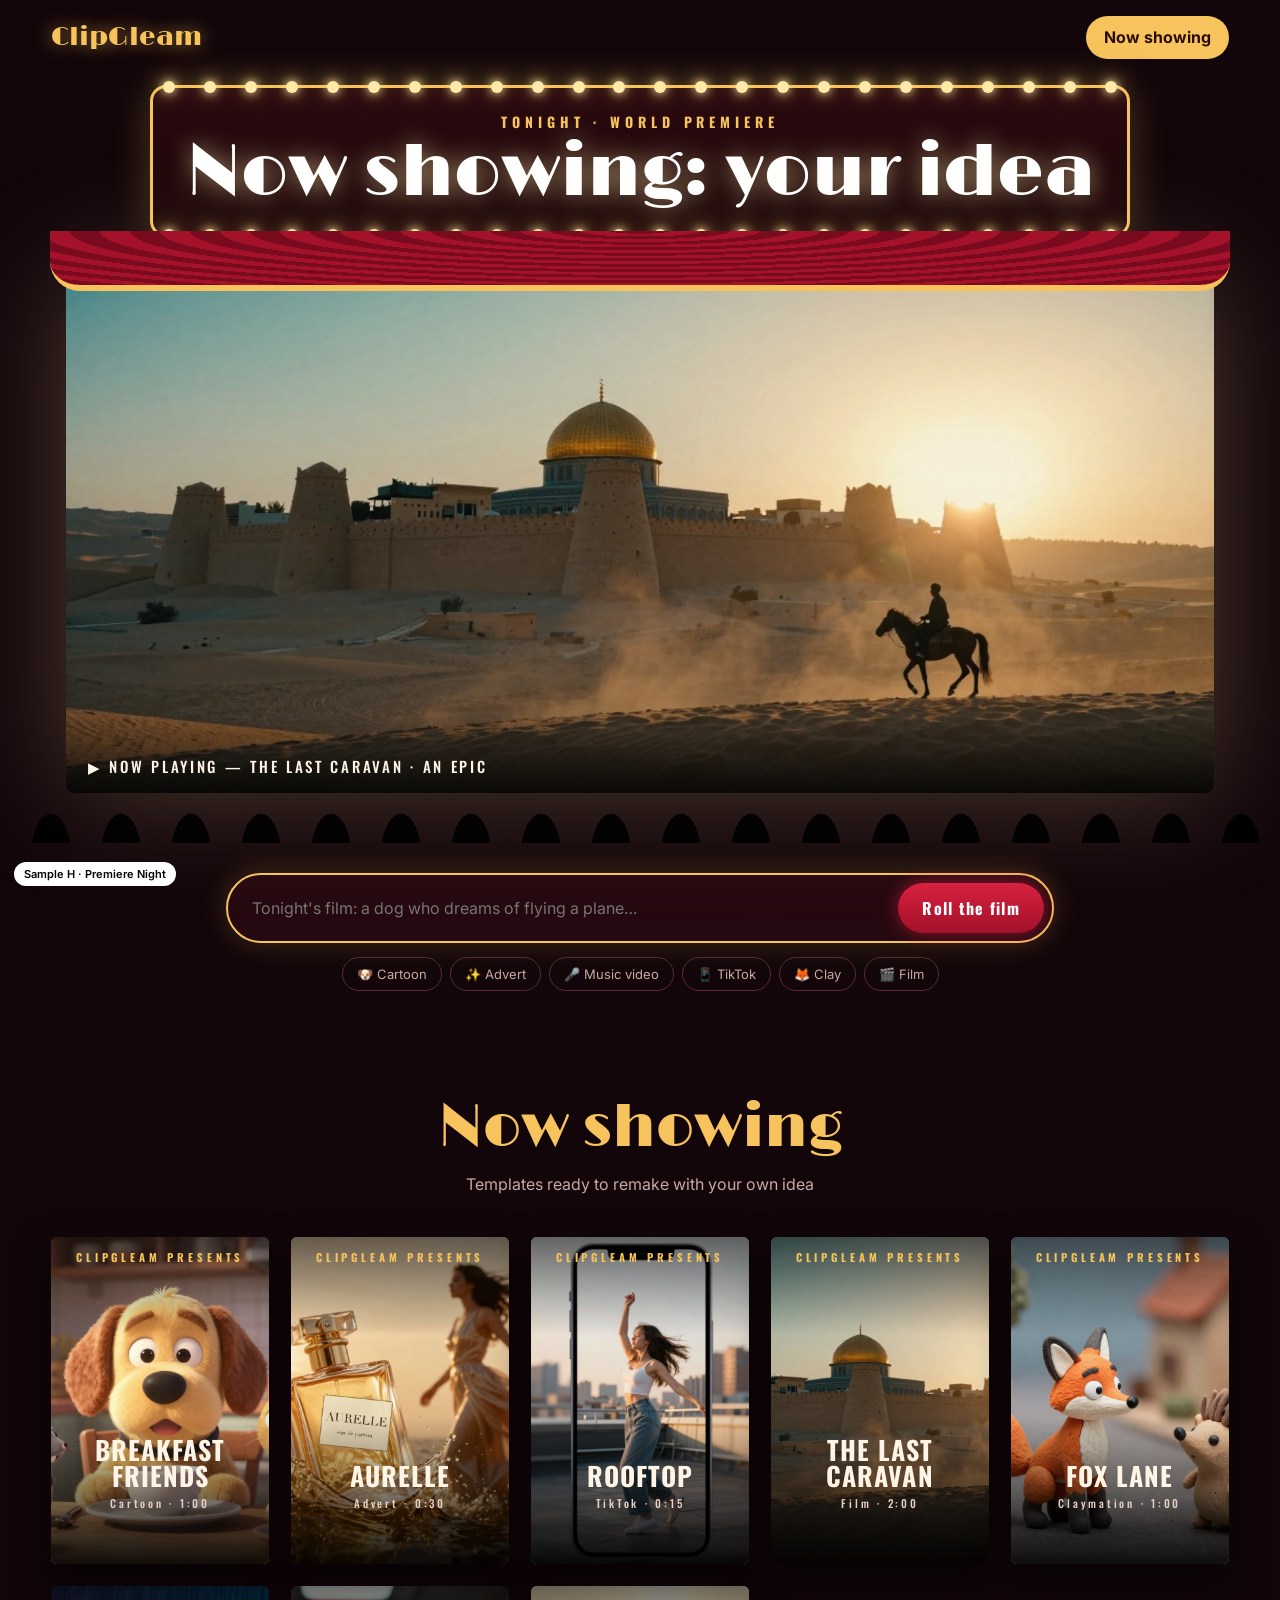
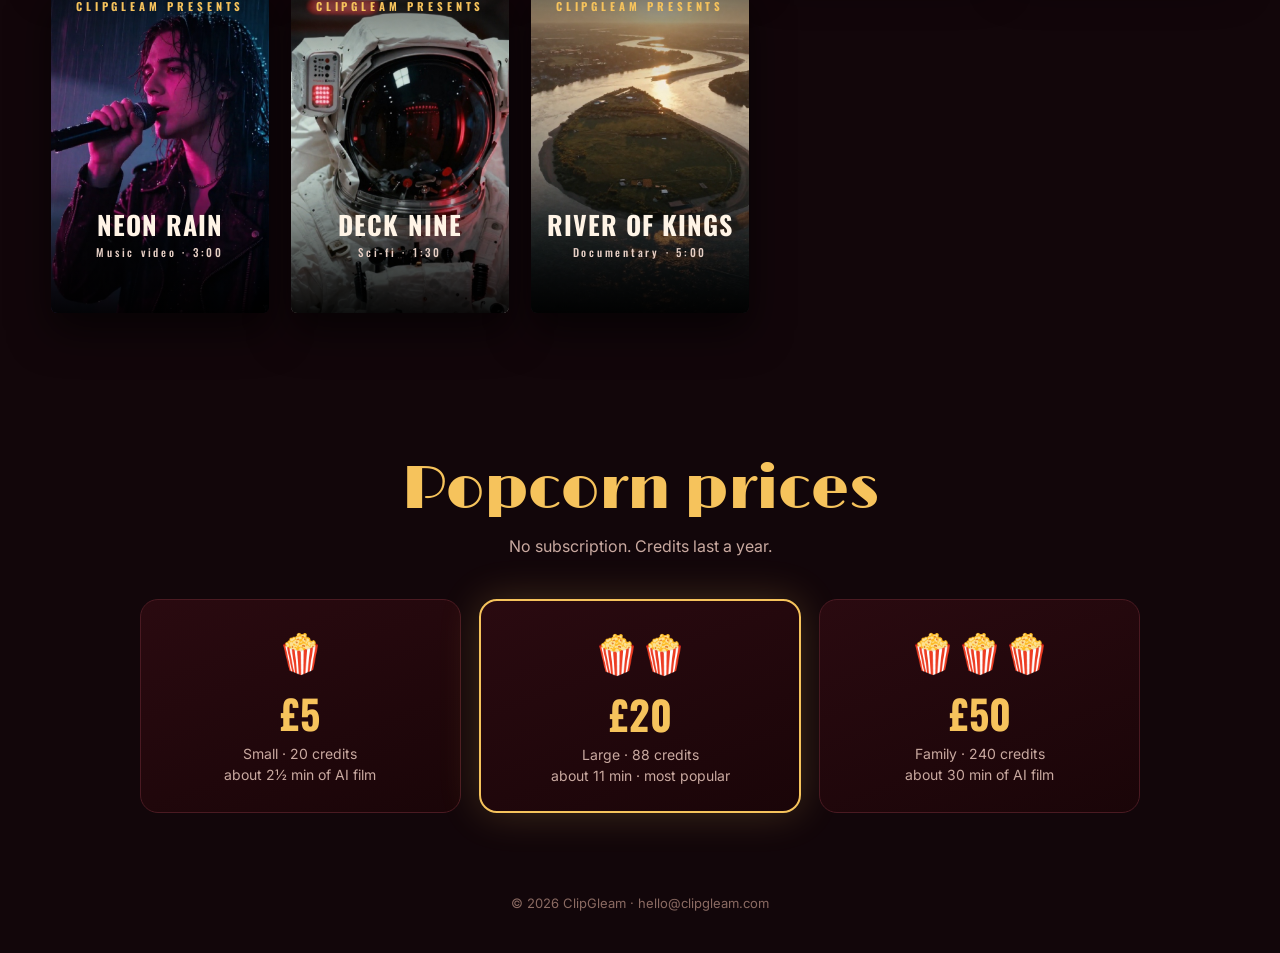
<file: samples/h.html>
<!doctype html>
<html lang="en"><head><meta charset="utf-8"><meta name="robots" content="noindex"><meta name="viewport" content="width=device-width,initial-scale=1">
<title>ClipGleam · Sample H · Premiere Night</title>
<link href="https://fonts.googleapis.com/css2?family=Limelight&family=Oswald:wght@500;700&family=Inter:wght@400;500;600&display=swap" rel="stylesheet">
<style>
/* Layout: a cinema on premiere night — marquee bulbs, curtains opening onto the screen, movie-poster templates */
:root{--bg:#12060a;--ink:#fff4e6;--mute:#c9a9a0;--red:#a3122a;--red2:#d8203f;--gold:#f6c35c;--bulb:#ffe9a8}
*{box-sizing:border-box;margin:0}
body{background:var(--bg);color:var(--ink);font:16px/1.55 Inter,system-ui,sans-serif;overflow-x:hidden}
button{font:inherit;cursor:pointer}a{color:inherit;text-decoration:none}
.tag{position:fixed;bottom:14px;left:14px;z-index:80;background:#fff;color:#000;font:600 11px Inter;padding:5px 10px;border-radius:99px}
nav{display:flex;justify-content:space-between;align-items:center;padding:16px max(16px,4vw)}
.logo{font:400 26px Limelight,serif;color:var(--gold);text-shadow:0 0 18px rgba(246,195,92,.6)}
.nb{background:var(--gold);color:#2a0d00;border-radius:99px;padding:9px 18px;font-weight:700}
/* marquee */
.marquee{position:relative;max-width:980px;margin:10px auto 0;padding:22px 30px;border-radius:16px;background:linear-gradient(#2a0a10,#1a0508);border:3px solid var(--gold);text-align:center;box-shadow:0 0 40px rgba(246,195,92,.25)}
.bulbs{position:absolute;left:10px;right:10px;height:12px;display:flex;justify-content:space-between}
.bulbs.t{top:-7px}.bulbs.b{bottom:-7px}
.bulbs i{width:12px;height:12px;border-radius:50%;background:var(--bulb);box-shadow:0 0 10px var(--bulb),0 0 20px #ffcf5a;animation:chase 1.2s steps(1) infinite}
.bulbs i:nth-child(3n+2){animation-delay:.4s}.bulbs i:nth-child(3n){animation-delay:.8s}
@keyframes chase{0%{opacity:1}33%{opacity:.25}66%{opacity:.25}}
.marquee small{font:700 14px Oswald;letter-spacing:.35em;color:var(--gold)}
.marquee h1{font:400 clamp(34px,6vw,74px)/1.05 Limelight,serif;color:#fff;text-shadow:0 0 24px rgba(255,233,168,.55)}
/* stage */
.stage{position:relative;max-width:1180px;margin:34px auto 0;padding:0 16px}
.screen{position:relative;aspect-ratio:2.2/1;border-radius:8px;overflow:hidden;background:#000;box-shadow:0 0 120px rgba(255,220,160,.25)}
.screen .sh{position:absolute;inset:0;background:center/cover;opacity:0;transition:opacity 1.2s}
.screen .sh.on{opacity:1;animation:kb 9s ease-out}
@keyframes kb{from{transform:scale(1.12)}to{transform:scale(1)}}
.screen .cap{position:absolute;left:0;right:0;bottom:0;padding:40px 22px 16px;background:linear-gradient(transparent,rgba(0,0,0,.8));font:500 15px Oswald;letter-spacing:.18em;text-transform:uppercase}
.curtain{position:absolute;top:-30px;bottom:-30px;width:52%;z-index:4;background:repeating-linear-gradient(90deg,#6d0a1c 0 18px,var(--red) 18px 40px,#c41a36 40px 48px,var(--red) 48px 66px);box-shadow:inset 0 -40px 60px rgba(0,0,0,.5);transition:transform 2.2s cubic-bezier(.7,0,.25,1)}
.curtain.l{left:0;transform-origin:left}.curtain.r{right:0;transform-origin:right}
.open .curtain.l{transform:translateX(-92%) scaleX(.5)}.open .curtain.r{transform:translateX(92%) scaleX(.5)}
.valance{position:absolute;left:0;right:0;top:-40px;height:60px;z-index:5;background:repeating-radial-gradient(ellipse at 50% 0,#7a0b1f 0 30px,#a3122a 30px 60px);border-bottom:6px solid var(--gold);border-radius:0 0 30px 30px}
.seats{height:60px;margin:-10px 16px 0;background:radial-gradient(ellipse at 50% 120%,#000 40%,transparent 41%) 0 0/70px 60px repeat-x;opacity:.9}
/* ticket booth */
.booth{max-width:860px;margin:30px auto 0;padding:0 16px}
.form{display:flex;gap:10px;background:#250910;border:2px solid var(--gold);border-radius:99px;padding:8px;box-shadow:0 0 30px rgba(246,195,92,.2)}
.form input{flex:1;min-width:0;background:none;border:0;color:var(--ink);font:16px Inter;padding:0 16px;outline:none}
.form button{border:0;border-radius:99px;padding:13px 24px;background:linear-gradient(var(--red2),var(--red));color:#fff;font:700 16px Oswald;letter-spacing:.08em;box-shadow:0 0 18px rgba(216,32,63,.6)}
.chips{display:flex;gap:8px;justify-content:center;flex-wrap:wrap;margin-top:14px}
.chips span{border:1px solid #5a2a30;border-radius:99px;padding:6px 14px;font-size:13px;color:var(--mute)}
/* posters */
section{padding:100px max(16px,4vw) 40px}
.sh2{text-align:center;font:400 clamp(34px,5vw,60px) Limelight;color:var(--gold);margin-bottom:8px}
.sub2{text-align:center;color:var(--mute);margin-bottom:40px}
.posters{display:grid;grid-template-columns:repeat(auto-fill,minmax(210px,1fr));gap:22px;max-width:1300px;margin:0 auto}
.poster{position:relative;aspect-ratio:2/3;border-radius:6px;overflow:hidden;background:center/cover;box-shadow:0 18px 40px rgba(0,0,0,.6);transition:transform .35s,box-shadow .35s}
.poster:hover{transform:translateY(-8px) rotate(-1deg);box-shadow:0 24px 60px rgba(246,195,92,.25)}
.poster:before{content:"";position:absolute;inset:0;background:linear-gradient(180deg,rgba(0,0,0,.55),transparent 30%,transparent 55%,rgba(0,0,0,.92))}
.poster .top{position:absolute;top:12px;left:0;right:0;text-align:center;font:700 11px Oswald;letter-spacing:.35em;color:var(--gold)}
.poster .bt{position:absolute;left:12px;right:12px;bottom:14px;text-align:center}
.poster b{display:block;font:700 26px/1 Oswald;text-transform:uppercase;letter-spacing:.04em}
.poster small{display:block;font:500 11px Oswald;letter-spacing:.25em;color:#e6cfc5;margin-top:6px}
.poster button{margin-top:10px;border:1.5px solid var(--gold);background:rgba(0,0,0,.4);color:var(--gold);border-radius:99px;padding:6px 14px;font:600 12px Inter;opacity:0;transition:.3s}
.poster:hover button{opacity:1}@media(hover:none){.poster button{opacity:1}}
.combo{display:flex;gap:18px;justify-content:center;flex-wrap:wrap;max-width:1000px;margin:0 auto}
.cb{flex:1;min-width:220px;border-radius:18px;padding:24px;text-align:center;background:linear-gradient(160deg,#2a0a10,#1a0508);border:1px solid #4a1a22}
.cb.hot{border:2px solid var(--gold);box-shadow:0 0 40px rgba(246,195,92,.2)}
.cb .ic{font-size:38px}.cb b{display:block;font:700 40px Oswald;color:var(--gold)}.cb p{color:var(--mute);font-size:14px}
footer{text-align:center;padding:40px 16px;color:#8a6a62;font-size:13px}
@media(prefers-reduced-motion:reduce){.bulbs i,.screen .sh.on{animation:none}.curtain{transition:none}}
</style></head><body>
<div class="tag">Sample H · Premiere Night</div>
<nav><span class="logo">ClipGleam</span><a class="nb" href="#posters">Now showing</a></nav>
<div style="padding:0 16px"><div class="marquee"><div class="bulbs t" id="bt"></div><small>TONIGHT · WORLD PREMIERE</small><h1>Now showing: your idea</h1><div class="bulbs b" id="bb"></div></div></div>
<div class="stage" id="stage"><div class="valance"></div><div class="screen" id="scr"><div class="curtain l"></div><div class="curtain r"></div><div class="cap" id="cap"></div></div></div>
<div class="seats"></div>
<div class="booth"><form class="form" onsubmit="event.preventDefault();this.querySelector('button').textContent='🎟️ Ticket saved!'"><input placeholder="Tonight's film: a dog who dreams of flying a plane…" aria-label="Your idea"><button>Roll the film</button></form>
<div class="chips"><span>🐶 Cartoon</span><span>✨ Advert</span><span>🎤 Music video</span><span>📱 TikTok</span><span>🦊 Clay</span><span>🎬 Film</span></div></div>
<section id="posters"><h2 class="sh2">Now showing</h2><p class="sub2">Templates ready to remake with your own idea</p><div class="posters" id="ps"></div></section>
<section><h2 class="sh2">Popcorn prices</h2><p class="sub2">No subscription. Credits last a year.</p>
<div class="combo"><div class="cb"><div class="ic">🍿</div><b>£5</b><p>Small · 20 credits<br>about 2½ min of AI film</p></div><div class="cb hot"><div class="ic">🍿🍿</div><b>£20</b><p>Large · 88 credits<br>about 11 min · most popular</p></div><div class="cb"><div class="ic">🍿🍿🍿</div><b>£50</b><p>Family · 240 credits<br>about 30 min of AI film</p></div></div></section>
<footer>© 2026 ClipGleam · hello@clipgleam.com</footer>
<script>
const n=Math.max(14,Math.floor(Math.min(innerWidth,980)/40));["bt","bb"].forEach(id=>document.getElementById(id).innerHTML="<i></i>".repeat(n));
const S=[["hero_desert","The Last Caravan · an epic"],["show_cartoon","Breakfast Friends · a cartoon"],["show_perfume","Aurelle · a perfume advert"],["show_neon","Neon Rain · a music video"],["show_clay","Fox Lane · a claymation"]];
const scr=document.getElementById("scr");S.forEach(s=>{const d=document.createElement("div");d.className="sh";d.style.backgroundImage=`url(../img/${s[0]}.jpg)`;scr.insertBefore(d,scr.firstChild)});
const shots=[...scr.querySelectorAll(".sh")].reverse();let k=0;
function show(i){shots.forEach((s,j)=>s.classList.toggle("on",j===i));document.getElementById("cap").textContent="▶ Now playing — "+S[i][1]}
show(0);setTimeout(()=>document.getElementById("stage").classList.add("open"),500);setInterval(()=>{k=(k+1)%S.length;show(k)},5000);
const P=[["Breakfast Friends","Cartoon · 1:00","show_cartoon"],["Aurelle","Advert · 0:30","show_perfume"],["Rooftop","TikTok · 0:15","show_tiktok"],["The Last Caravan","Film · 2:00","hero_desert"],["Fox Lane","Claymation · 1:00","show_clay"],["Neon Rain","Music video · 3:00","show_neon"],["Deck Nine","Sci-fi · 1:30","show_scifi"],["River of Kings","Documentary · 5:00","show_delta"]];
document.getElementById("ps").innerHTML=P.map(p=>`<div class="poster" style="background-image:url(../img/${p[2]}.jpg)"><div class="top">CLIPGLEAM PRESENTS</div><div class="bt"><b>${p[0]}</b><small>${p[1]}</small><button type="button">Remake with my idea</button></div></div>`).join("");
</script>
</body></html>
</file>
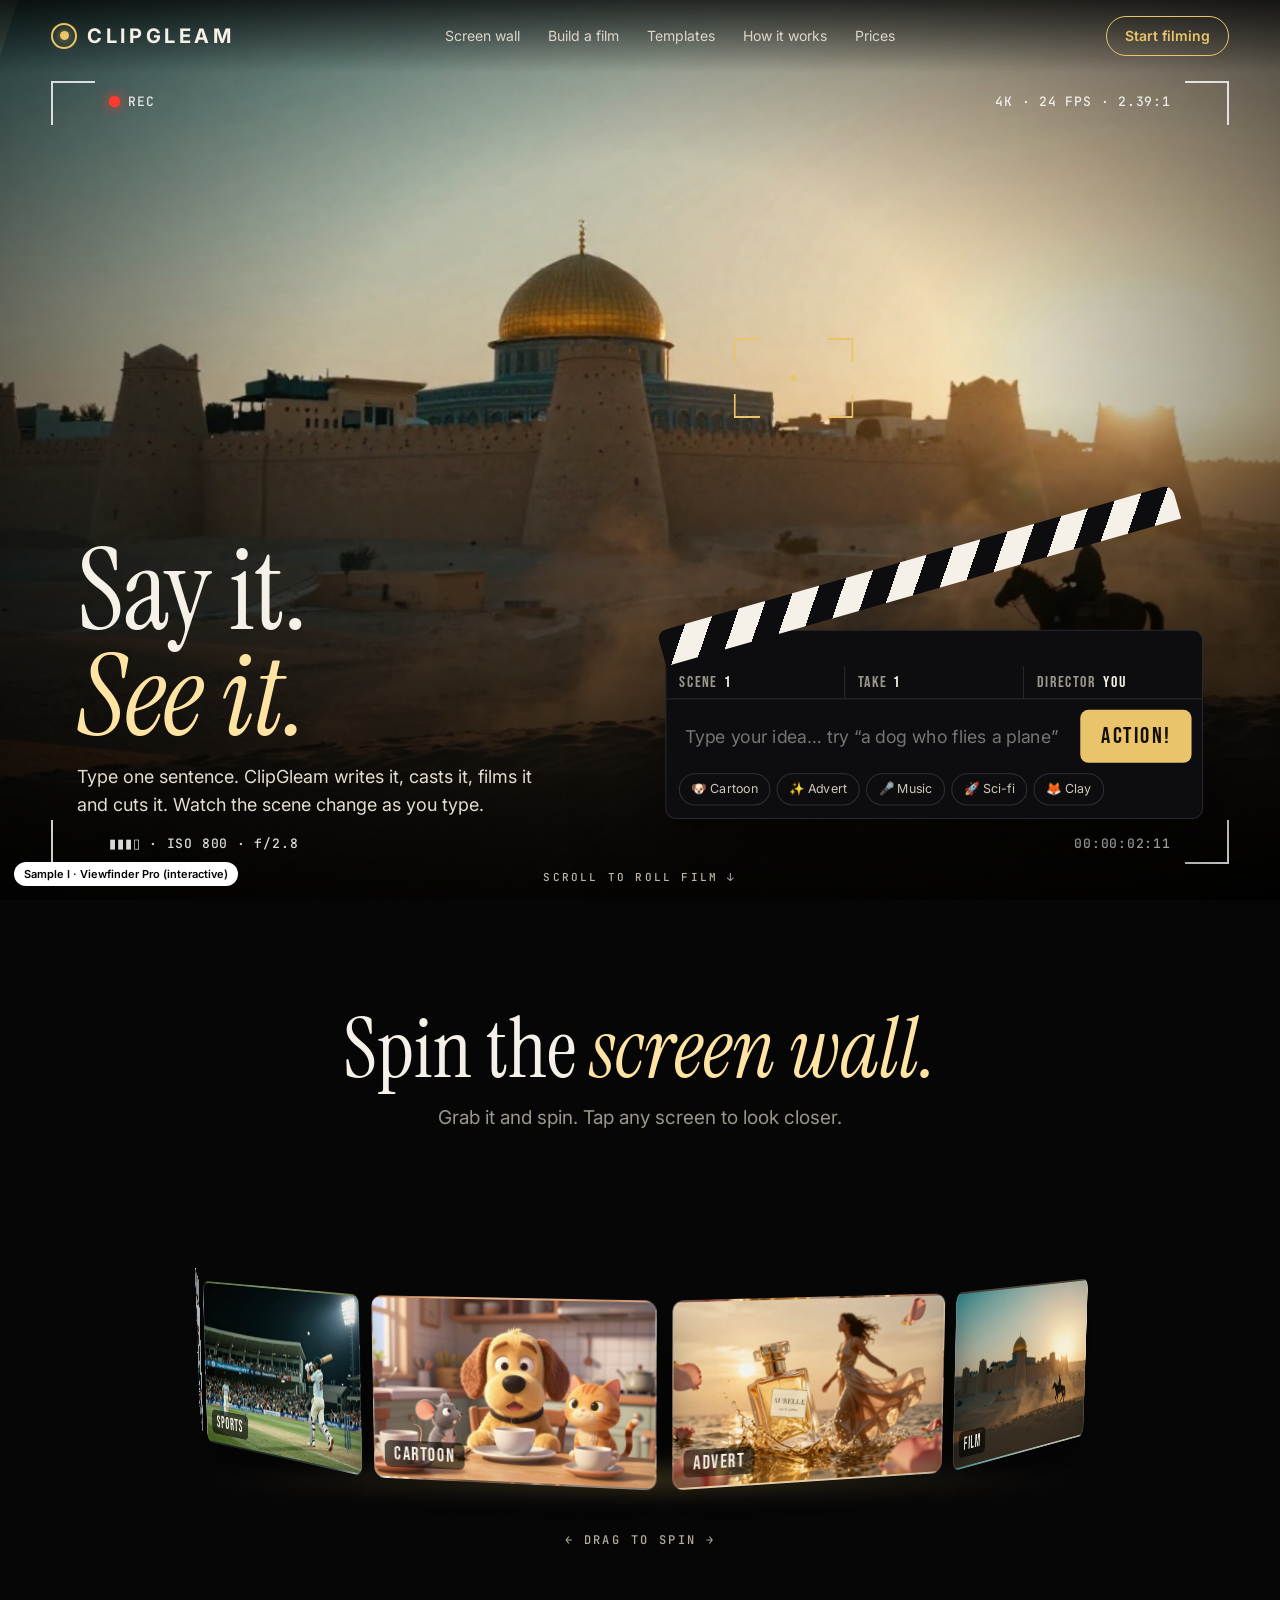
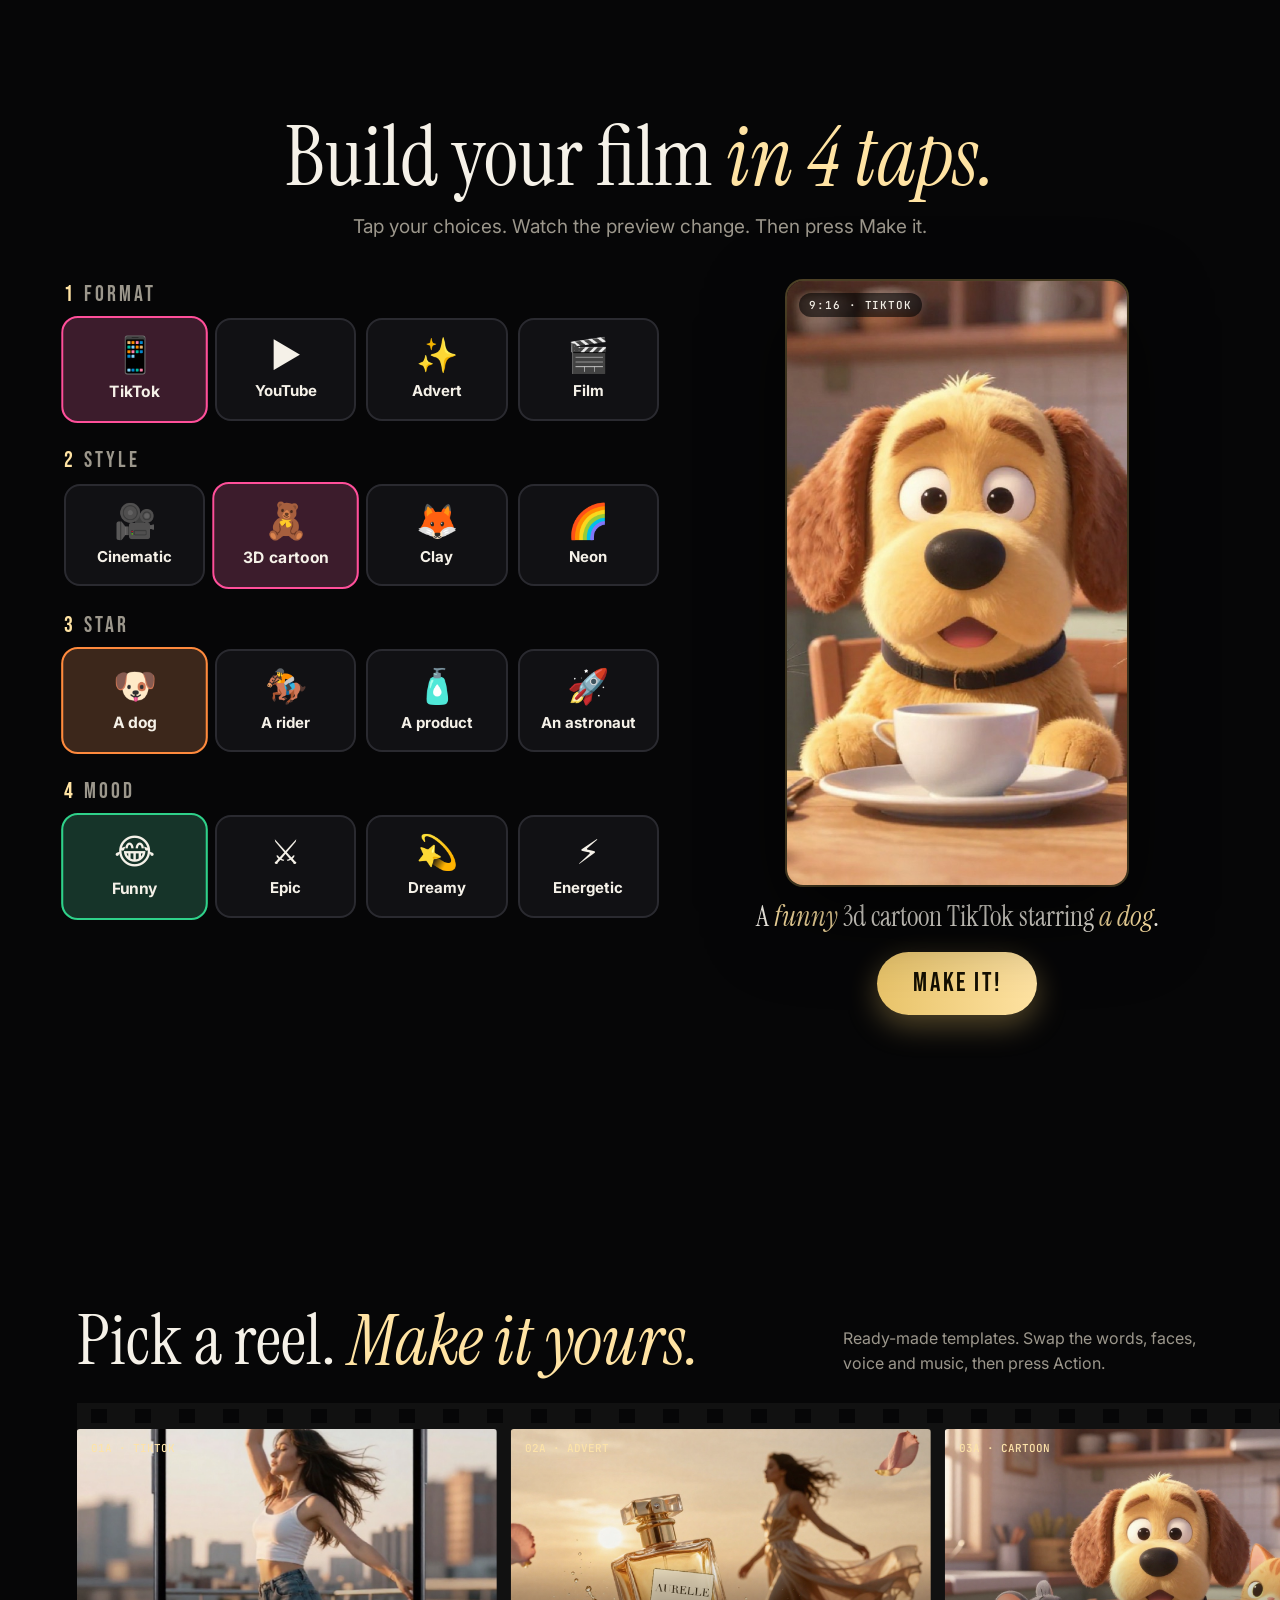
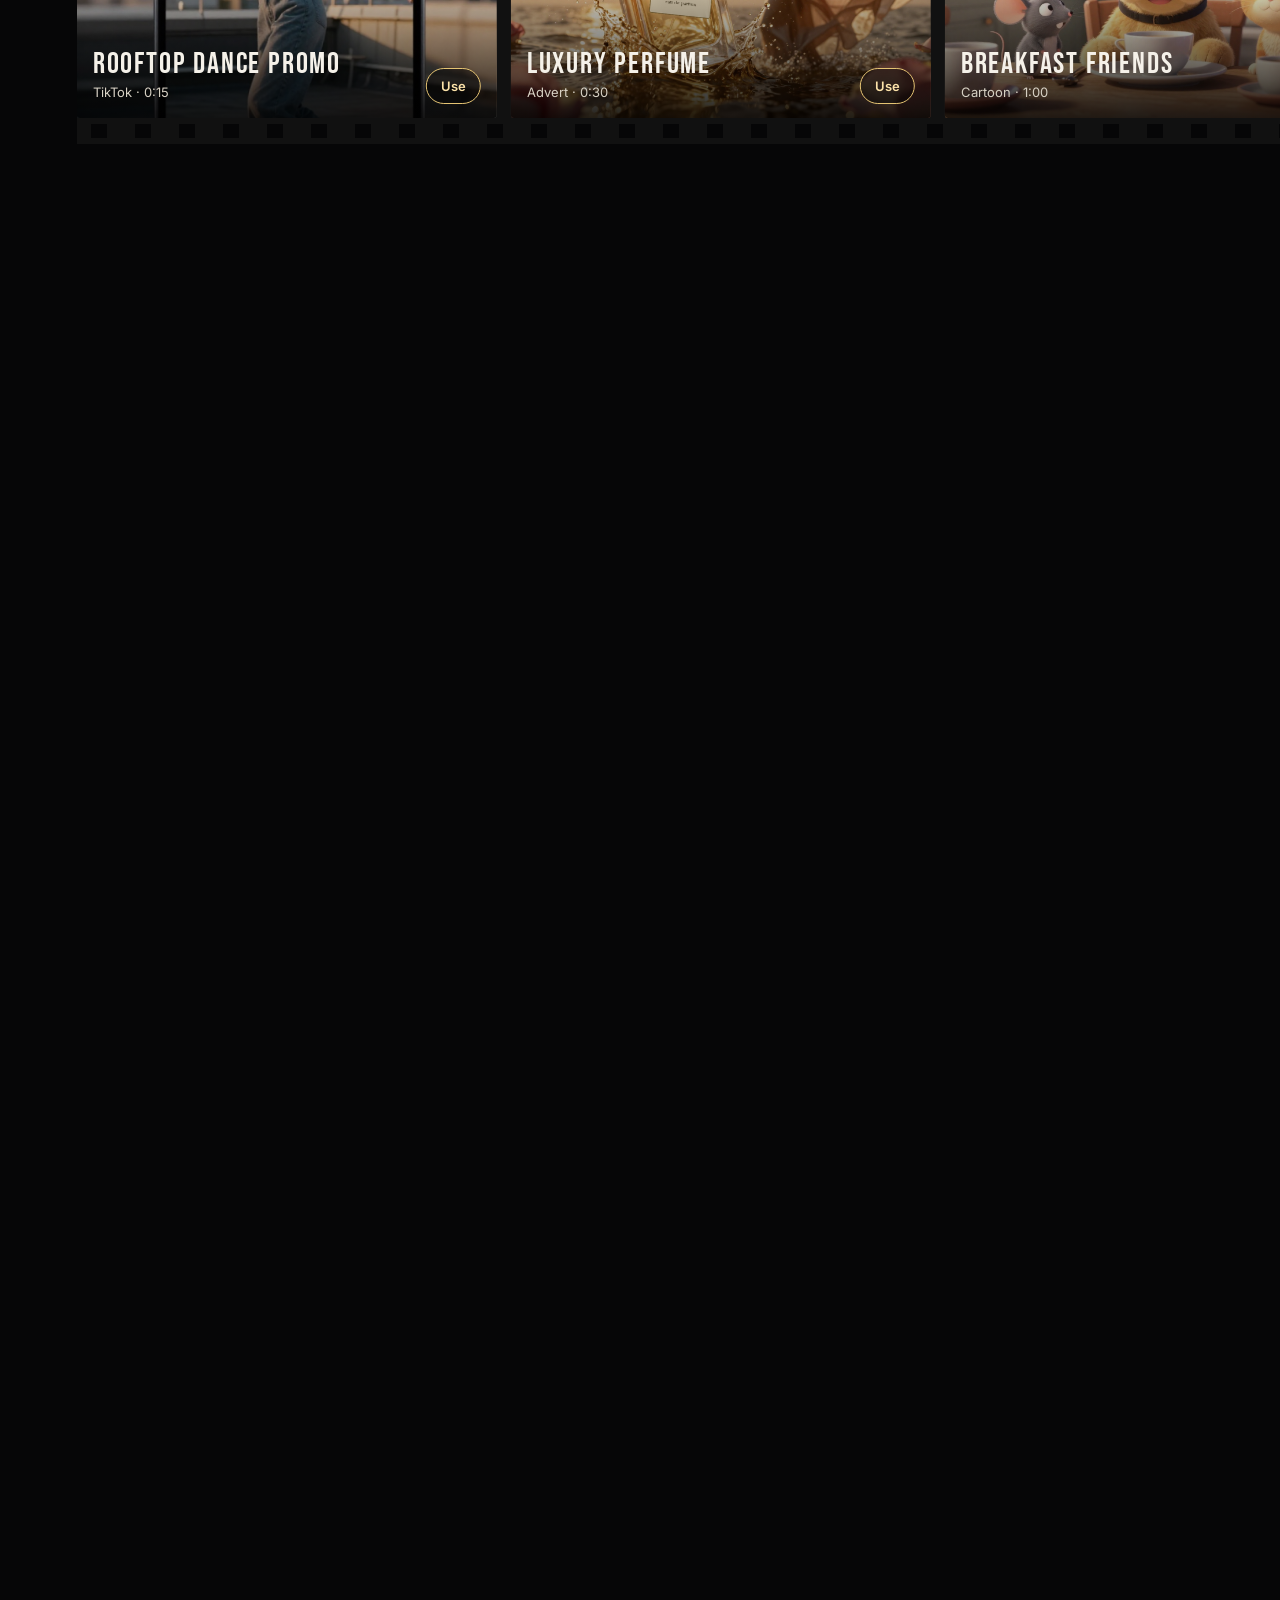
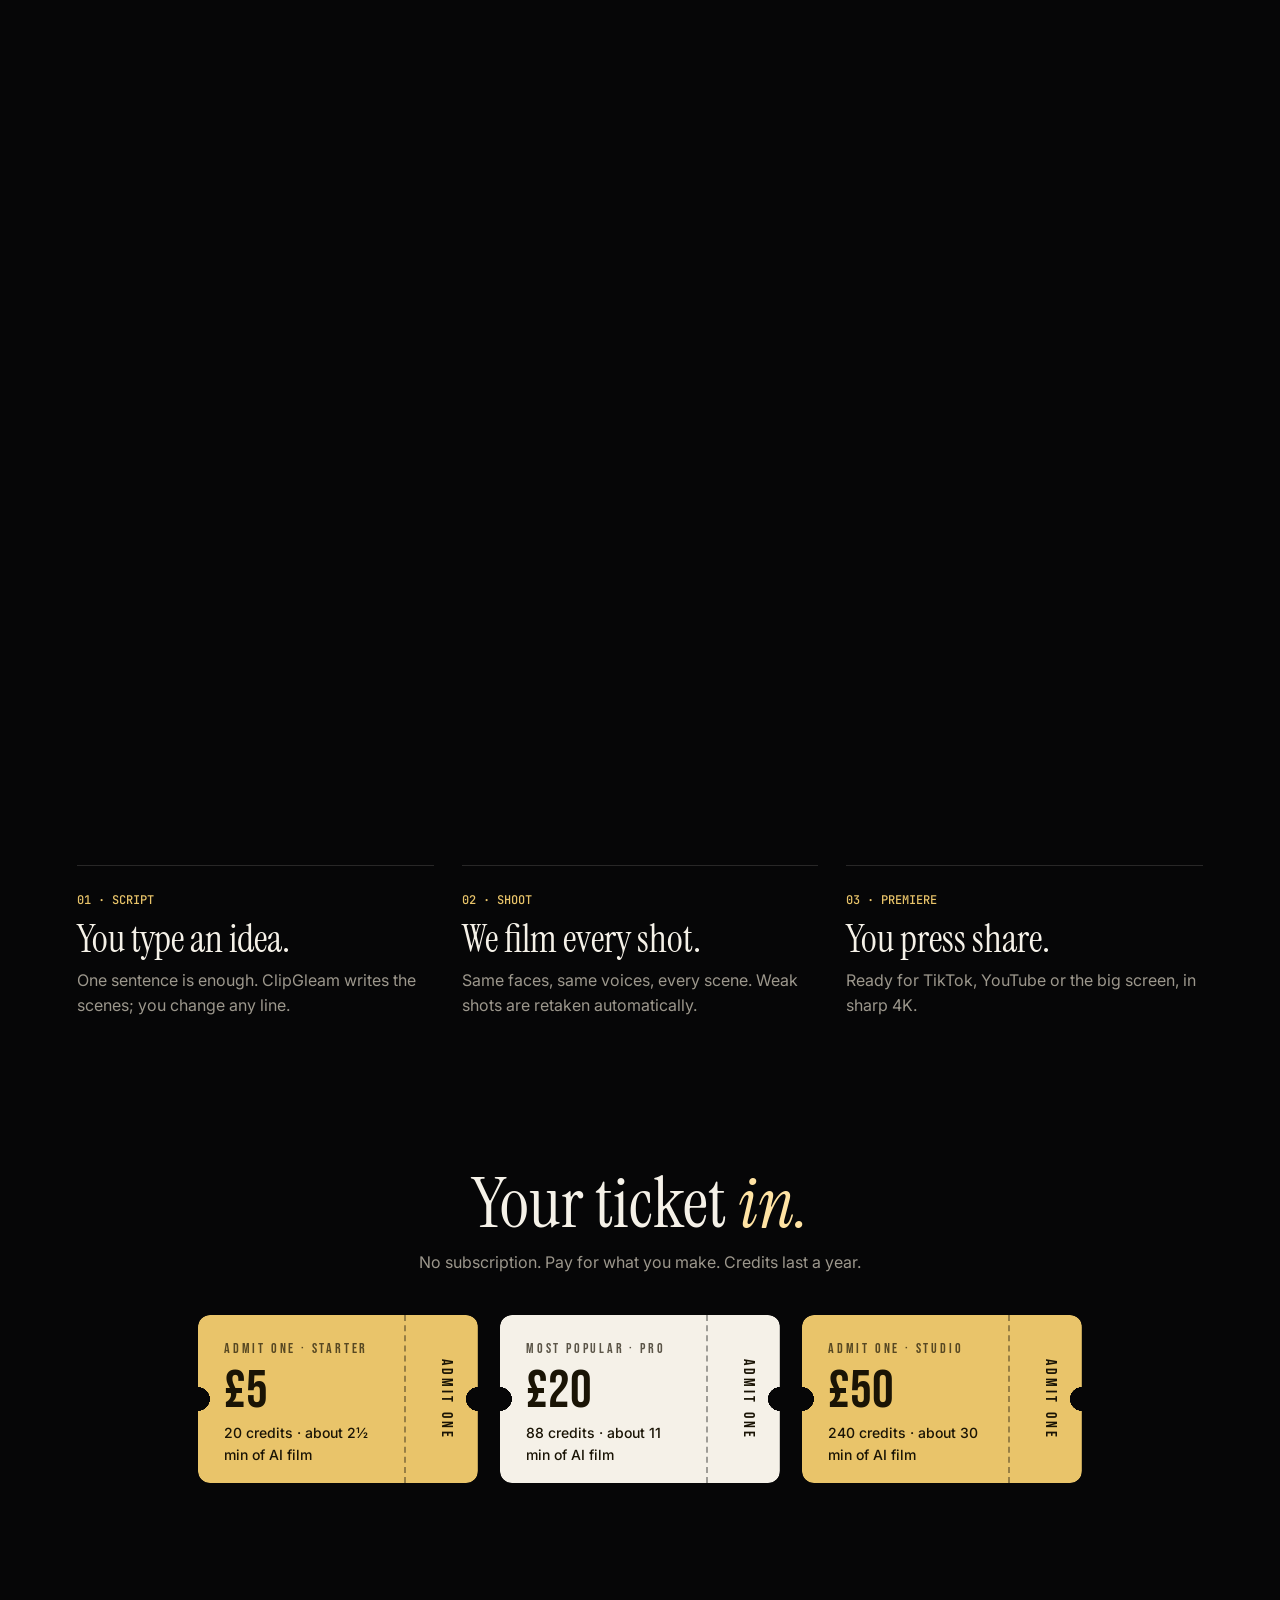
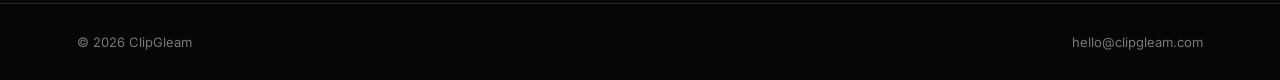
<file: samples/i.html>
<!doctype html>
<html lang="en"><head><meta charset="utf-8"><meta name="robots" content="noindex"><meta name="viewport" content="width=device-width,initial-scale=1">
<title>ClipGleam · Sample I · Viewfinder Pro</title>
<link href="https://fonts.googleapis.com/css2?family=Instrument+Serif:ital@0;1&family=Inter:wght@400;500;600;700&family=JetBrains+Mono:wght@500&family=Bebas+Neue&display=swap" rel="stylesheet">
<style>
/* Layout: the page is a camera — viewfinder hero, film-strip templates, cinema-ticket prices */
:root{--bg:#060607;--ink:#f5f1e8;--mute:#9c978c;--gold:#e9c46a;--gold2:#ffe3a3;--rec:#ff3b30;--line:rgba(245,241,232,.14)}
*{box-sizing:border-box;margin:0}
body{background:var(--bg);color:var(--ink);font:16px/1.55 Inter,system-ui,sans-serif;overflow-x:hidden}
a{color:inherit;text-decoration:none}button{font:inherit;color:inherit;cursor:pointer}
.tag{position:fixed;bottom:14px;left:14px;z-index:80;background:#fff;color:#000;font:600 11px Inter;padding:5px 10px;border-radius:99px}
nav{position:fixed;top:0;left:0;right:0;z-index:50;display:flex;justify-content:space-between;align-items:center;padding:16px max(16px,4vw);background:linear-gradient(180deg,rgba(0,0,0,.7),transparent)}
.logo{display:flex;align-items:center;gap:10px;font:700 20px Inter;letter-spacing:.18em}
.lens{width:26px;height:26px;border-radius:50%;border:2px solid var(--gold);display:grid;place-items:center}.lens:after{content:"";width:9px;height:9px;border-radius:50%;background:var(--gold);box-shadow:0 0 12px var(--gold)}
.links{display:flex;gap:28px;font-size:14px;color:#ddd6c8}@media(max-width:760px){.links{display:none}}
.navbtn{border:1.5px solid var(--gold);color:var(--gold);border-radius:99px;padding:8px 18px;font-weight:600;font-size:14px}
.navbtn:hover{background:var(--gold);color:#000}
/* HERO = viewfinder */
.vf{position:relative;height:100vh;min-height:620px;overflow:hidden;cursor:crosshair}
.scene{position:absolute;inset:0;background:center/cover;transform:scale(1.08);transition:opacity 1s ease}
.scene.kb{animation:push 18s ease-in-out infinite alternate}
@keyframes push{from{transform:scale(1.04)}to{transform:scale(1.16) translate(-1.5%,-1%)}}
.shade{position:absolute;inset:0;background:radial-gradient(ellipse at 50% 45%,rgba(0,0,0,0) 35%,rgba(0,0,0,.7)),linear-gradient(0deg,rgba(0,0,0,.85),rgba(0,0,0,0) 55%)}
.gleam{position:absolute;inset:-20% auto -20% -40%;width:30%;background:linear-gradient(100deg,transparent,rgba(255,227,163,.0) 20%,rgba(255,227,163,.28) 50%,transparent 80%);transform:skewX(-18deg);animation:sweep 9s ease-in-out infinite;pointer-events:none;mix-blend-mode:screen}
@keyframes sweep{0%,55%{left:-40%}85%,100%{left:120%}}
.hud{position:absolute;inset:max(80px,9vh) max(16px,4vw) max(28px,4vh);pointer-events:none;font:500 13px "JetBrains Mono",monospace;color:rgba(255,255,255,.85);letter-spacing:.06em}
.c{position:absolute;width:44px;height:44px;border:2px solid rgba(255,255,255,.8)}
.c1{left:0;top:0;border-right:0;border-bottom:0}.c2{right:0;top:0;border-left:0;border-bottom:0}.c3{left:0;bottom:0;border-right:0;border-top:0}.c4{right:0;bottom:0;border-left:0;border-top:0}
.rec{position:absolute;left:58px;top:12px;display:flex;align-items:center;gap:8px}.rec i{width:11px;height:11px;border-radius:50%;background:var(--rec);box-shadow:0 0 12px var(--rec);animation:blink 1.1s steps(1) infinite}
@keyframes blink{50%{opacity:0}}
.spec{position:absolute;right:58px;top:12px}
.tc{position:absolute;right:58px;bottom:12px}
.bat{position:absolute;left:58px;bottom:12px}
.focus{position:absolute;left:0;top:0;width:120px;height:80px;margin:-40px 0 0 -60px;pointer-events:none;z-index:3;transition:width .3s,height .3s}
.focus:before,.focus:after{content:"";position:absolute;inset:0;border:2px solid var(--gold);clip-path:polygon(0 0,22% 0,22% 3px,3px 3px,3px 30%,0 30%,0 70%,3px 70%,3px calc(100% - 3px),22% calc(100% - 3px),22% 100%,78% 100%,78% calc(100% - 3px),calc(100% - 3px) calc(100% - 3px),calc(100% - 3px) 70%,100% 70%,100% 30%,calc(100% - 3px) 30%,calc(100% - 3px) 3px,78% 3px,78% 0,100% 0,100% 100%,0 100%)}
.focus:after{border:0;clip-path:none;inset:50% auto auto 50%;width:6px;height:6px;margin:-3px;border-radius:50%;background:var(--gold)}
.focus.lock:before{border-color:#7dff8a}
.match{position:absolute;left:50%;top:max(96px,12vh);transform:translateX(-50%);z-index:4;font:500 12px "JetBrains Mono";letter-spacing:.1em;background:rgba(0,0,0,.55);border:1px solid var(--line);padding:6px 12px;border-radius:99px;opacity:0;transition:opacity .4s}
.match.on{opacity:1}
.copy{position:absolute;z-index:5;left:max(16px,6vw);right:max(16px,6vw);bottom:max(60px,9vh);display:grid;grid-template-columns:1.1fr 1fr;gap:40px;align-items:end}
@media(max-width:900px){.copy{grid-template-columns:1fr;gap:22px;bottom:50px}}
h1{font:400 clamp(52px,8vw,118px)/.92 "Instrument Serif",Georgia,serif;letter-spacing:-.01em}
h1 em{color:var(--gold2);font-style:italic}
.lead{color:#e4ddcf;font-size:18px;margin-top:14px;max-width:460px}
/* slate */
.slate{background:#0d0d0f;border:1px solid #2a2a2e;border-radius:10px;overflow:visible;box-shadow:0 30px 80px rgba(0,0,0,.6)}
.clap{height:34px;border-radius:9px 9px 0 0;transform-origin:0 100%;background:repeating-linear-gradient(-55deg,#f5f1e8 0 22px,#0d0d0f 22px 44px);transition:transform .18s cubic-bezier(.5,0,.8,.4)}
.slate.snap .clap{animation:clap .5s}
@keyframes clap{0%{transform:rotate(-16deg)}45%{transform:rotate(-16deg)}60%{transform:rotate(0)}70%{transform:rotate(-3deg)}80%{transform:rotate(0)}}
.clap.up{transform:rotate(-16deg)}
.sl{display:flex;font:400 15px "Bebas Neue",Inter;letter-spacing:.12em;color:var(--mute);border-bottom:1px solid #2a2a2e}
.sl span{flex:1;padding:6px 12px;border-right:1px solid #2a2a2e}.sl span:last-child{border-right:0}.sl b{color:var(--ink);font-weight:400;margin-left:6px}
.sin{display:flex;gap:8px;padding:10px}
.sin input{flex:1;min-width:0;background:none;border:0;color:var(--ink);font:17px Inter;padding:10px 8px;outline:none}
.action{flex:none;border:0;border-radius:8px;padding:12px 20px;background:var(--gold);color:#140f02;font:400 22px "Bebas Neue",Inter;letter-spacing:.1em}
.action:hover{background:var(--gold2)}
.hints{display:flex;gap:6px;flex-wrap:wrap;padding:0 12px 12px}
.hints button{border:1px solid #2f2f34;background:none;border-radius:99px;padding:5px 11px;font-size:12px;color:#cfc8ba}
.hints button:hover{border-color:var(--gold);color:var(--gold2)}
.flash{position:absolute;inset:0;background:#fff;opacity:0;pointer-events:none;z-index:9}
.flash.on{animation:fl .5s}
@keyframes fl{0%{opacity:.75}100%{opacity:0}}
.scrollcue{position:absolute;z-index:5;left:50%;bottom:16px;transform:translateX(-50%);font:500 11px "JetBrains Mono";letter-spacing:.2em;color:#bdb6a8}
/* FILM STRIP (scroll-driven) */
.reel{position:relative;height:320vh}
.stick{position:sticky;top:0;height:100vh;display:flex;flex-direction:column;justify-content:center;overflow:hidden}
.rh{padding:0 max(16px,6vw);margin-bottom:28px;display:flex;justify-content:space-between;align-items:end;gap:20px;flex-wrap:wrap}
.rh h2{font:400 clamp(40px,5.5vw,76px)/1 "Instrument Serif",serif}.rh h2 em{color:var(--gold2)}
.rh p{color:var(--mute);max-width:360px}
.strip{display:flex;width:max-content;background:#111;padding:26px 0;position:relative;will-change:transform}
.strip:before,.strip:after{content:"";position:absolute;left:0;right:0;height:14px;background:repeating-linear-gradient(90deg,transparent 0 14px,#060607 14px 30px,transparent 30px 44px)}
.strip:before{top:6px}.strip:after{bottom:6px}
.fr{flex:none;width:min(420px,78vw);aspect-ratio:16/11;margin-right:14px;position:relative;overflow:hidden;background:center/cover;border-radius:3px;filter:saturate(.9)}
.fr:after{content:"";position:absolute;inset:0;background:linear-gradient(0deg,rgba(0,0,0,.85),transparent 55%)}
.fr .ft{position:absolute;z-index:2;left:16px;right:16px;bottom:14px;display:flex;justify-content:space-between;align-items:end;gap:10px}
.fr b{display:block;font:400 30px/1 "Bebas Neue",Inter;letter-spacing:.06em}.fr small{color:#d8d1c3;font-size:13px}
.fr .no{position:absolute;z-index:2;top:12px;left:14px;font:500 11px "JetBrains Mono";color:var(--gold2)}
.fr button{flex:none;border:1.5px solid var(--gold);background:rgba(0,0,0,.4);color:var(--gold2);border-radius:99px;padding:7px 14px;font-size:13px;font-weight:600}
.fr button:hover{background:var(--gold);color:#000}
.fr:hover{filter:none}
@media(max-width:760px){.reel{height:auto}.stick{position:static;height:auto;padding:80px 0}.stripwrap{overflow-x:auto}.strip{transform:none!important}}
/* steps */
.steps{padding:110px max(16px,6vw);display:grid;grid-template-columns:repeat(3,1fr);gap:28px}
@media(max-width:860px){.steps{grid-template-columns:1fr}}
.steps div{border-top:1px solid var(--line);padding-top:20px}
.steps span{font:500 12px "JetBrains Mono";color:var(--gold)}
.steps h3{font:400 38px/1.05 "Instrument Serif",serif;margin:10px 0 8px}
.steps p{color:var(--mute)}
/* tickets */
.tix{padding:40px max(16px,6vw) 120px;text-align:center}
.tix h2{font:400 clamp(40px,5.5vw,72px)/1 "Instrument Serif",serif;margin-bottom:12px}.tix h2 em{color:var(--gold2)}
.tix>p{color:var(--mute);margin-bottom:40px}
.trow{display:flex;gap:22px;justify-content:center;flex-wrap:wrap}
.ticket{position:relative;width:280px;display:flex;background:var(--gold);color:#1a1405;border-radius:12px;text-align:left;transition:transform .3s;-webkit-mask:radial-gradient(circle 12px at 0 50%,transparent 98%,#000) left/51% 100% no-repeat,radial-gradient(circle 12px at 100% 50%,transparent 98%,#000) right/51% 100% no-repeat;mask:radial-gradient(circle 12px at 0 50%,transparent 98%,#000) left/51% 100% no-repeat,radial-gradient(circle 12px at 100% 50%,transparent 98%,#000) right/51% 100% no-repeat}
.ticket:hover{transform:rotate(-2deg) translateY(-6px)}
.ticket.pop{background:#f5f1e8}
.tmain{flex:1;padding:20px 18px 18px 26px}
.tmain small{font:400 14px "Bebas Neue";letter-spacing:.2em;opacity:.7}
.tmain b{display:block;font:400 54px/1 "Bebas Neue";margin:4px 0}
.tmain p{font-size:14px;font-weight:500}
.stub{width:74px;border-left:2px dashed rgba(0,0,0,.35);display:grid;place-items:center}
.stub span{transform:rotate(90deg);white-space:nowrap;font:400 16px "Bebas Neue";letter-spacing:.2em}
footer{border-top:1px solid var(--line);padding:28px max(16px,6vw);color:#7d786e;font-size:13px;display:flex;justify-content:space-between;flex-wrap:wrap;gap:10px}
@media(prefers-reduced-motion:reduce){.scene.kb,.gleam,.rec i{animation:none}}

/* ===== Sample I additions ===== */
:root{--c1:#ff4f9a;--c2:#4f8bff;--c3:#2fd18a;--c4:#ff8a3d;--c5:#9a6bff}
.sec{padding:110px max(16px,5vw) 60px}
.big{font:400 clamp(44px,6.5vw,96px)/.95 "Instrument Serif",serif;text-align:center}
.big em{color:var(--gold2)}
.sub3{text-align:center;color:var(--mute);font-size:19px;margin:14px auto 40px;max-width:640px}
/* 3D wall */
.wall3d{height:min(380px,52vh);margin-top:-30px;perspective:1500px;cursor:grab;touch-action:pan-y;user-select:none;position:relative}
.wall3d:active{cursor:grabbing}
.ring3d{position:absolute;left:50%;top:50%;width:300px;height:190px;margin:-95px 0 0 -150px;transform-style:preserve-3d}
.pan{position:absolute;inset:0;border-radius:12px;background:center/cover;box-shadow:0 20px 50px rgba(0,0,0,.6);border:2px solid rgba(255,255,255,.12);backface-visibility:hidden;cursor:pointer;transition:border-color .2s}
.pan:hover{border-color:var(--gold)}
.pan span{position:absolute;left:10px;bottom:10px;font:400 20px "Bebas Neue";letter-spacing:.08em;background:rgba(0,0,0,.6);padding:2px 10px;border-radius:6px}
.floor{position:absolute;left:10%;right:10%;bottom:6%;height:40px;background:radial-gradient(ellipse,rgba(233,196,106,.25),transparent 70%);filter:blur(10px)}
.hint3d{text-align:center;font:500 12px "JetBrains Mono";letter-spacing:.2em;color:#bdb6a8;margin-top:10px}
.lb{position:fixed;inset:0;z-index:90;background:rgba(0,0,0,.85);display:grid;place-items:center;padding:20px;opacity:0;pointer-events:none;transition:opacity .3s}
.lb.on{opacity:1;pointer-events:auto}
.lbc{max-width:1000px;width:100%;transform:scale(.9);transition:transform .35s cubic-bezier(.3,1.4,.5,1)}
.lb.on .lbc{transform:none}
.lbc .im{aspect-ratio:16/9;background:center/cover;border-radius:14px}
.lbc .row{display:flex;justify-content:space-between;align-items:center;gap:14px;margin-top:14px;flex-wrap:wrap}
.lbc b{font:400 34px "Bebas Neue";letter-spacing:.06em}
.gbtn{border:0;border-radius:99px;padding:13px 24px;background:var(--gold);color:#140f02;font-weight:700;font-size:16px}
.gbtn:hover{background:var(--gold2)}
.xbtn{background:none;border:1.5px solid #fff;border-radius:99px;padding:11px 18px}
/* wizard */
.wiz{display:grid;grid-template-columns:1.15fr 1fr;gap:40px;max-width:1300px;margin:0 auto;align-items:start}
@media(max-width:940px){.wiz{grid-template-columns:1fr}}
.stepw{margin-bottom:26px}
.stepw h4{font:400 22px "Bebas Neue";letter-spacing:.14em;color:var(--mute);margin-bottom:10px}
.stepw h4 i{font-style:normal;color:var(--gold2);margin-right:8px}
.opts{display:grid;grid-template-columns:repeat(4,1fr);gap:10px}
@media(max-width:560px){.opts{grid-template-columns:repeat(2,1fr)}}
.opt{border:2px solid #2a2a30;background:#111114;border-radius:16px;padding:16px 10px;text-align:center;transition:transform .15s,border-color .2s,background .2s}
.opt:hover{transform:translateY(-3px)}
.opt .e{font-size:34px;display:block;line-height:1.1}
.opt b{display:block;font-size:15px;margin-top:6px}
.opt.on{border-color:var(--oc);background:color-mix(in srgb,var(--oc) 18%,#111114);transform:scale(1.04)}
.pv{position:sticky;top:90px}
.pvbox{margin:0 auto;border-radius:16px;overflow:hidden;background:center/cover;box-shadow:0 30px 80px rgba(0,0,0,.6),0 0 0 2px rgba(233,196,106,.35);transition:aspect-ratio .6s,width .6s,background-image .5s;position:relative}
.pvbox.wide{width:100%;aspect-ratio:16/9}.pvbox.tall{width:min(340px,70%);aspect-ratio:9/16}
.pvbox .badge{position:absolute;top:12px;left:12px;font:500 11px "JetBrains Mono";background:rgba(0,0,0,.6);padding:5px 10px;border-radius:99px;letter-spacing:.08em}
.pvcap{text-align:center;margin-top:16px;font:400 28px/1.15 "Instrument Serif",serif}
.pvcap em{color:var(--gold2)}
.make{display:block;margin:18px auto 0;border:0;border-radius:99px;padding:16px 36px;font:400 26px "Bebas Neue";letter-spacing:.1em;color:#140f02;background:linear-gradient(90deg,var(--gold),var(--gold2));box-shadow:0 10px 30px rgba(233,196,106,.35)}
.make:hover{transform:translateY(-2px)}
.prog{margin-top:18px;display:none}
.prog.on{display:block}
.pbar{height:10px;border-radius:99px;background:#1e1e22;overflow:hidden}
.pbar i{display:block;height:100%;width:0;background:linear-gradient(90deg,var(--c1),var(--gold),var(--c3));transition:width .3s}
.plog{font:500 13px "JetBrains Mono";color:#cfc8ba;margin-top:10px;min-height:20px;text-align:center}
.prem{position:absolute;inset:0;display:grid;place-items:center;background:rgba(0,0,0,.55);opacity:0;transition:opacity .5s;pointer-events:none}
.prem.on{opacity:1}
.prem div{text-align:center}
.prem b{display:block;font:400 clamp(34px,4vw,52px) "Bebas Neue";letter-spacing:.08em;color:var(--gold2)}
.prem small{color:#eee;font-size:13px}
.conf{position:fixed;top:-20px;z-index:95;width:10px;height:14px;pointer-events:none;animation:fall 2.6s linear forwards}
@keyframes fall{to{transform:translateY(110vh) rotate(720deg)}}
h1{font-size:clamp(60px,9vw,136px)!important}
.slate{transform:scale(1.04);transform-origin:right bottom}
</style></head><body>
<div class="lb" id="lb"><div class="lbc"><div class="im" id="lbim"></div><div class="row"><b id="lbt"></b><div style="display:flex;gap:10px"><button class="xbtn" type="button" id="lbx">Close</button><button class="gbtn" type="button" id="lbu">Use this template</button></div></div></div></div>
<div class="tag">Sample I · Viewfinder Pro (interactive)</div>
<nav><a class="logo" href="#"><span class="lens"></span>CLIPGLEAM</a><div class="links"><a href="#wall">Screen wall</a><a href="#build">Build a film</a><a href="#reel">Templates</a><a href="#how">How it works</a><a href="#tix">Prices</a></div><a class="navbtn" href="#top">Start filming</a></nav>

<header class="vf" id="top">
 <div class="scene kb" id="sA"></div><div class="scene kb" id="sB" style="opacity:0"></div>
 <div class="shade"></div><div class="gleam"></div>
 <div class="hud"><i class="c c1"></i><i class="c c2"></i><i class="c c3"></i><i class="c c4"></i>
  <div class="rec"><i></i>REC</div><div class="spec">4K · 24 FPS · 2.39:1</div><div class="bat">▮▮▮▯ · ISO 800 · f/2.8</div><div class="tc" id="tc">00:00:00:00</div></div>
 <div class="focus" id="fo"></div>
 <div class="match" id="mt"></div>
 <div class="flash" id="fl"></div>
 <div class="copy">
  <div><h1>Say it.<br><em>See it.</em></h1><p class="lead">Type one sentence. ClipGleam writes it, casts it, films it and cuts it. Watch the scene change as you type.</p></div>
  <form class="slate" id="slate" onsubmit="return action(event)">
   <div class="clap up" id="clap"></div>
   <div class="sl"><span>SCENE<b>1</b></span><span>TAKE<b id="take">1</b></span><span>DIRECTOR<b>YOU</b></span></div>
   <div class="sin"><input id="idea" placeholder="Type your idea… try “a dog who flies a plane”" maxlength="200" autocomplete="off"><button class="action" type="submit">Action!</button></div>
   <div class="hints" id="hints"></div>
  </form>
 </div>
 <div class="scrollcue">SCROLL TO ROLL FILM ↓</div>
</header>

<section class="sec" id="wall"><h2 class="big">Spin the <em>screen wall.</em></h2><p class="sub3">Grab it and spin. Tap any screen to look closer.</p>
 <div class="wall3d" id="w3"><div class="ring3d" id="r3"></div><div class="floor"></div></div>
 <div class="hint3d">← DRAG TO SPIN →</div></section>

<section class="sec" id="build"><h2 class="big">Build your film <em>in 4 taps.</em></h2><p class="sub3">Tap your choices. Watch the preview change. Then press Make it.</p>
 <div class="wiz">
  <div id="steps"></div>
  <div class="pv"><div class="pvbox wide" id="pvb"><span class="badge" id="pvbadge"></span><div class="prem" id="prem"><div><b>🎬 Premiere!</b><small>Demo only — real films arrive with early access</small></div></div></div>
   <div class="pvcap" id="pvcap"></div>
   <button class="make" type="button" id="make">Make it!</button>
   <div class="prog" id="prog"><div class="pbar"><i id="pbi"></i></div><div class="plog" id="plog"></div></div>
  </div>
 </div></section>

<section class="reel" id="reel"><div class="stick">
 <div class="rh"><h2>Pick a reel. <em>Make it yours.</em></h2><p>Ready-made templates. Swap the words, faces, voice and music, then press Action.</p></div>
 <div class="stripwrap"><div class="strip" id="strip"></div></div>
</div></section>

<section class="steps" id="how">
 <div><span>01 · SCRIPT</span><h3>You type an idea.</h3><p>One sentence is enough. ClipGleam writes the scenes; you change any line.</p></div>
 <div><span>02 · SHOOT</span><h3>We film every shot.</h3><p>Same faces, same voices, every scene. Weak shots are retaken automatically.</p></div>
 <div><span>03 · PREMIERE</span><h3>You press share.</h3><p>Ready for TikTok, YouTube or the big screen, in sharp 4K.</p></div>
</section>

<section class="tix" id="tix"><h2>Your ticket <em>in.</em></h2><p>No subscription. Pay for what you make. Credits last a year.</p>
 <div class="trow">
  <div class="ticket"><div class="tmain"><small>Admit one · Starter</small><b>£5</b><p>20 credits · about 2½ min of AI film</p></div><div class="stub"><span>ADMIT ONE</span></div></div>
  <div class="ticket pop"><div class="tmain"><small>Most popular · Pro</small><b>£20</b><p>88 credits · about 11 min of AI film</p></div><div class="stub"><span>ADMIT ONE</span></div></div>
  <div class="ticket"><div class="tmain"><small>Admit one · Studio</small><b>£50</b><p>240 credits · about 30 min of AI film</p></div><div class="stub"><span>ADMIT ONE</span></div></div>
 </div></section>
<footer><span>© 2026 ClipGleam</span><span>hello@clipgleam.com</span></footer>

<script>
const IMG="../img/";
const K=[[/dog|cat|mouse|cartoon|kid|puppy|animal|pixar/i,"show_cartoon","3D cartoon"],[/perfume|advert|ad\b|product|luxury|brand|bottle/i,"show_perfume","Luxury advert"],[/sing|song|music|neon|rap|band|concert/i,"show_neon","Music video"],[/desert|horse|rider|fortress|castle|storm|camel/i,"hero_desert","Epic film"],[/war|army|battle|knight|sword|soldier/i,"show_epic","Battle film"],[/space|astronaut|rocket|planet|alien|sci/i,"show_scifi","Sci-fi"],[/clay|plasticine|stop.?motion|fox|hedgehog/i,"show_clay","Claymation"],[/dance|tiktok|reel|trend/i,"show_tiktok","TikTok"],[/river|nature|drone|documentary|forest|ocean|wildlife/i,"show_delta","Documentary"],[/cricket|football|sport|match|stadium/i,"show_cricket","Sports"],[/youtube|vlog|creator|channel|stream/i,"show_youtube","YouTube"],[/business|presenter|explain|company|training|restaurant|shop/i,"show_presenter","Business"]];
const A=document.getElementById("sA"),B=document.getElementById("sB");let front=A,curImg="";
function setScene(n){if(n===curImg)return;curImg=n;const back=front===A?B:A;back.style.backgroundImage=`url(${IMG}${n}.jpg)`;back.style.opacity=1;front.style.opacity=0;front=back}
setScene("hero_desert");
const reel=["hero_desert","show_perfume","show_cartoon","show_neon","show_clay"];let ri=0,typing=false;
setInterval(()=>{if(!typing){ri=(ri+1)%reel.length;setScene(reel[ri])}},6000);
const inp=document.getElementById("idea"),mt=document.getElementById("mt"),fo=document.getElementById("fo");
inp.addEventListener("input",()=>{const v=inp.value;typing=v.length>0;const m=K.find(k=>k[0].test(v));if(m){setScene(m[1]);mt.textContent="● LIVE PREVIEW · "+m[2].toUpperCase();mt.classList.add("on");fo.classList.add("lock")}else{mt.classList.remove("on");fo.classList.remove("lock")}});
const H=[["🐶 Cartoon","A dog who dreams of flying a plane"],["✨ Advert","A perfume bottle bursting from liquid gold"],["🎤 Music","A singer dancing in neon rain"],["🚀 Sci-fi","An astronaut lost on a red planet"],["🦊 Clay","A clay fox opens a tiny bakery"]];
document.getElementById("hints").innerHTML=H.map((h,i)=>`<button type="button" data-i="${i}">${h[0]}</button>`).join("");
document.getElementById("hints").onclick=e=>{const b=e.target.closest("button");if(!b)return;inp.value="";typing=true;const t=H[b.dataset.i][1];let n=0;const iv=setInterval(()=>{inp.value=t.slice(0,++n);inp.dispatchEvent(new Event("input"));if(n>=t.length)clearInterval(iv)},28)};
let take=1;
function action(e){e.preventDefault();const s=document.getElementById("slate");s.classList.remove("snap");void s.offsetWidth;s.classList.add("snap");const f=document.getElementById("fl");setTimeout(()=>{f.classList.remove("on");void f.offsetWidth;f.classList.add("on")},300);document.getElementById("take").textContent=++take;return false}
// focus box follows mouse
const vf=document.querySelector(".vf");let fx=innerWidth*.62,fy=innerHeight*.42,tx=fx,ty=fy;
vf.addEventListener("mousemove",e=>{const r=vf.getBoundingClientRect();tx=e.clientX-r.left;ty=e.clientY-r.top});
(function loop(){fx+=(tx-fx)*.12;fy+=(ty-fy)*.12;fo.style.transform=`translate(${fx}px,${fy}px)`;requestAnimationFrame(loop)})();
// timecode
const tc=document.getElementById("tc"),t0=performance.now();
setInterval(()=>{const s=(performance.now()-t0)/1000,f=Math.floor(s*24)%24,p=x=>String(x).padStart(2,"0");tc.textContent=`${p(Math.floor(s/3600))}:${p(Math.floor(s/60)%60)}:${p(Math.floor(s)%60)}:${p(f)}`},42);
// film strip
const T=[["TikTok","Rooftop dance promo","show_tiktok","0:15"],["Advert","Luxury perfume","show_perfume","0:30"],["Cartoon","Breakfast friends","show_cartoon","1:00"],["Film","The desert rider","hero_desert","2:00"],["Claymation","Fox lane","show_clay","1:00"],["Music video","Neon rain","show_neon","3:00"],["YouTube","Creator intro","show_youtube","0:10"],["Sci-fi","Deck nine","show_scifi","1:30"],["Documentary","River of kings","show_delta","5:00"],["Business","Explainer presenter","show_presenter","1:00"],["Sports","The final over","show_cricket","0:45"],["Film","Field of banners","show_epic","2:30"]];
const st=document.getElementById("strip");
st.innerHTML=T.map((t,i)=>`<div class="fr" style="background-image:url(${IMG}${t[2]}.jpg)"><span class="no">${String(i+1).padStart(2,"0")}A · ${t[0].toUpperCase()}</span><div class="ft"><div><b>${t[1]}</b><small>${t[0]} · ${t[3]}</small></div><button type="button" data-n="${i}">Use</button></div></div>`).join("");
st.onclick=e=>{const b=e.target.closest("button");if(!b)return;const t=T[b.dataset.n];inp.value="Use template: "+t[1];inp.dispatchEvent(new Event("input"));setScene(t[2]);document.getElementById("top").scrollIntoView({behavior:"smooth"})};
const reelEl=document.getElementById("reel");
function roll(){if(innerWidth<=760)return;const r=reelEl.getBoundingClientRect(),total=reelEl.offsetHeight-innerHeight,p=Math.min(1,Math.max(0,-r.top/total)),max=st.scrollWidth-innerWidth+40;st.style.transform=`translateX(${-p*max+ (innerWidth*.06)}px)`}
addEventListener("scroll",roll,{passive:true});addEventListener("resize",roll);roll();

// ===== 3D wall =====
const W=[["show_cartoon","Cartoon"],["show_perfume","Advert"],["hero_desert","Film"],["show_clay","Claymation"],["show_neon","Music video"],["show_tiktok","TikTok"],["show_scifi","Sci-fi"],["show_youtube","YouTube"],["show_delta","Documentary"],["show_epic","Epic"],["show_presenter","Business"],["show_cricket","Sports"]];
const r3=document.getElementById("r3"),w3=document.getElementById("w3"),N=W.length,R=Math.round(150/Math.tan(Math.PI/N))+30;
r3.innerHTML=W.map((w,i)=>`<div class="pan" data-i="${i}" style="background-image:url(${IMG}${w[0]}.jpg);transform:rotateY(${i*360/N}deg) translateZ(${R}px)"><span>${w[1]}</span></div>`).join("");
let rot=0,vel=-.12,drag=false,lx=0,moved=0;
w3.addEventListener("pointerdown",e=>{drag=true;lx=e.clientX;moved=0;w3.setPointerCapture(e.pointerId)});
w3.addEventListener("pointermove",e=>{if(!drag)return;const dx=e.clientX-lx;lx=e.clientX;moved+=Math.abs(dx);vel=dx*.25;rot+=dx*.25});
w3.addEventListener("pointerup",e=>{drag=false;if(moved<6){const el=document.elementsFromPoint(e.clientX,e.clientY).find(n=>n.classList&&n.classList.contains("pan"));if(el)openLB(+el.dataset.i)}});
(function spin(){if(!drag){rot+=vel;vel+=(-.12-vel)*.02}r3.style.transform=`translateZ(-${R}px) rotateX(-6deg) rotateY(${rot}deg)`;requestAnimationFrame(spin)})();
const lb=document.getElementById("lb");let lbi=0;
function openLB(i){lbi=i;document.getElementById("lbim").style.backgroundImage=`url(${IMG}${W[i][0]}.jpg)`;document.getElementById("lbt").textContent=W[i][1];lb.classList.add("on")}
document.getElementById("lbx").onclick=()=>lb.classList.remove("on");lb.onclick=e=>{if(e.target===lb)lb.classList.remove("on")};
document.getElementById("lbu").onclick=()=>{lb.classList.remove("on");setScene(W[lbi][0]);inp.value="Template: "+W[lbi][1];inp.dispatchEvent(new Event("input"));document.getElementById("top").scrollIntoView({behavior:"smooth"})};
// ===== wizard =====
const Q=[["Format",[["📱","TikTok","tall","#ff4f9a"],["▶️","YouTube","wide","#ff8a3d"],["✨","Advert","wide","#e9c46a"],["🎬","Film","wide","#9a6bff"]]],
["Style",[["🎥","Cinematic","","#4f8bff"],["🧸","3D cartoon","","#ff4f9a"],["🦊","Clay","","#2fd18a"],["🌈","Neon","","#9a6bff"]]],
["Star",[["🐶","A dog","show_cartoon","#ff8a3d"],["🏇","A rider","hero_desert","#e9c46a"],["🧴","A product","show_perfume","#ff4f9a"],["🚀","An astronaut","show_scifi","#4f8bff"]]],
["Mood",[["😂","Funny","","#2fd18a"],["⚔️","Epic","","#ff8a3d"],["💫","Dreamy","","#9a6bff"],["⚡","Energetic","","#ff4f9a"]]]];
const sel=[0,1,0,0];
function drawW(){document.getElementById("steps").innerHTML=Q.map((q,i)=>`<div class="stepw"><h4><i>${i+1}</i>${q[0]}</h4><div class="opts">${q[1].map((o,j)=>`<button type="button" class="opt ${sel[i]===j?"on":""}" style="--oc:${o[3]}" data-s="${i}" data-o="${j}"><span class="e">${o[0]}</span><b>${o[1]}</b></button>`).join("")}</div></div>`).join("");upd()}
function upd(){const f=Q[0][1][sel[0]],st=Q[1][1][sel[1]],star=Q[2][1][sel[2]],m=Q[3][1][sel[3]];
let img=star[2];if(st[1]==="Clay")img="show_clay";else if(st[1]==="Neon")img="show_neon";else if(st[1]==="3D cartoon"&&star[1]==="A dog")img="show_cartoon";
const b=document.getElementById("pvb");b.className="pvbox "+f[2];b.style.backgroundImage=`url(${IMG}${img}.jpg)`;
document.getElementById("pvbadge").textContent=(f[2]==="tall"?"9:16":"16:9")+" · "+f[1].toUpperCase();
document.getElementById("pvcap").innerHTML=`A <em>${m[1].toLowerCase()}</em> ${st[1].toLowerCase()} ${f[1]==="Film"?"film":f[1]} starring <em>${star[1].toLowerCase()}</em>.`;
document.getElementById("prem").classList.remove("on")}
document.getElementById("steps").onclick=e=>{const b=e.target.closest(".opt");if(!b)return;sel[+b.dataset.s]=+b.dataset.o;drawW()};drawW();
document.getElementById("make").onclick=()=>{const pr=document.getElementById("prog"),bi=document.getElementById("pbi"),lg=document.getElementById("plog");pr.classList.add("on");document.getElementById("prem").classList.remove("on");
const L=["✍️ Writing the script…","🎭 Casting the characters…","🎥 Filming shot 1 of 12…","🎥 Filming shot 6 of 12…","🎥 Filming shot 12 of 12…","🎵 Adding music and voices…","✂️ Final edit…","✅ Quality check passed"];let i=0;
const iv=setInterval(()=>{lg.textContent=L[i];bi.style.width=((i+1)/L.length*100)+"%";i++;if(i>=L.length){clearInterval(iv);setTimeout(()=>{document.getElementById("prem").classList.add("on");confetti()},400)}},520)};
function confetti(){const C=["#ff4f9a","#4f8bff","#2fd18a","#e9c46a","#9a6bff","#ff8a3d"];for(let k=0;k<70;k++){const d=document.createElement("i");d.className="conf";d.style.left=Math.random()*100+"vw";d.style.background=C[k%C.length];d.style.animationDelay=Math.random()*.6+"s";d.style.animationDuration=(2+Math.random()*1.5)+"s";document.body.appendChild(d);setTimeout(()=>d.remove(),4200)}}
</script>
</body></html>
</file>
<file: style.css>
:root{
  --bg:#0a0e1a; --bg2:#0f1526; --card:#121a2e; --line:#252f4a;
  --ink:#f4f1e8; --mute:#9aa3b8; --teal:#d6b24a; --teal2:#f1d47e; --glow:rgba(214,178,74,.35);
}
*{box-sizing:border-box;margin:0;padding:0}
html{scroll-behavior:smooth}
body{background:var(--bg);color:var(--ink);font:16px/1.6 Inter,system-ui,sans-serif;overflow-x:hidden}
a{color:inherit}
.wrap{max-width:1120px;margin:0 auto;padding:0 20px}
h1,h2,h3{font-family:Jost,Inter,sans-serif;font-weight:600;line-height:1.08;letter-spacing:-.01em}
.eyebrow{font-size:13px;letter-spacing:.18em;text-transform:uppercase;color:var(--teal);font-weight:600}

/* nav */
nav{position:sticky;top:0;z-index:20;background:rgba(6,16,15,.75);backdrop-filter:blur(12px);border-bottom:1px solid var(--line)}
nav .wrap{display:flex;align-items:center;justify-content:space-between;height:64px}
.logo{font-family:Jost;font-weight:800;font-size:22px;text-decoration:none;display:flex;align-items:center;gap:8px}
.logo b{color:var(--teal)}
.logo i{width:22px;height:22px;border-radius:7px;background:linear-gradient(135deg,var(--teal),#1f8f80);position:relative;overflow:hidden;display:inline-block}
.logo i:after{content:"";position:absolute;inset:-50%;background:linear-gradient(115deg,transparent 40%,#fff9 50%,transparent 60%);animation:sweep 3.2s infinite}
nav .links{display:flex;gap:22px;font-size:14px;color:var(--mute)}
nav .links a{text-decoration:none}
nav .links a:hover{color:var(--ink)}
.btn{display:inline-block;background:var(--teal);color:#1b1405;font-weight:600;padding:12px 22px;border-radius:999px;text-decoration:none;border:0;cursor:pointer;font-size:15px;transition:transform .15s,box-shadow .15s}
.btn:hover{transform:translateY(-2px);box-shadow:0 10px 30px var(--glow)}
.btn.ghost{background:transparent;color:var(--ink);border:1px solid var(--line)}
@media(max-width:720px){nav .links{display:none}}

/* hero */
.hero{position:relative;padding:90px 0 70px;text-align:center}
.hero:before{content:"";position:absolute;left:50%;top:-120px;width:900px;height:600px;transform:translateX(-50%);background:radial-gradient(closest-side,rgba(214,178,74,.12),transparent);pointer-events:none}
.hero h1{font-size:clamp(44px,8vw,96px);font-weight:800;margin:18px 0}
.gleam{background:linear-gradient(100deg,var(--teal) 0%,var(--teal) 40%,#fff 50%,var(--teal) 60%,var(--teal) 100%);background-size:250% 100%;-webkit-background-clip:text;background-clip:text;color:transparent;animation:shine 4s linear infinite}
@keyframes shine{from{background-position:150% 0}to{background-position:-100% 0}}
@keyframes sweep{from{transform:translateX(-60%)}to{transform:translateX(60%)}}
.hero p.lead{font-size:clamp(17px,2.2vw,21px);color:var(--mute);max-width:640px;margin:0 auto 30px}
.hero .ctas{display:flex;gap:12px;justify-content:center;flex-wrap:wrap}
.note{font-size:13px;color:var(--mute);margin-top:14px}

/* demo: prompt -> video */
.demo{margin:60px auto 0;max-width:880px;display:grid;grid-template-columns:1fr 60px 1fr;align-items:center;gap:10px}
.prompt,.screen{background:var(--card);border:1px solid var(--line);border-radius:18px;padding:18px;text-align:left;min-height:220px}
.prompt small,.screen small{color:var(--mute);font-size:12px;letter-spacing:.12em;text-transform:uppercase}
.typed{font-size:18px;margin-top:12px;min-height:110px}
.typed:after{content:"▍";color:var(--teal);animation:blink 1s steps(1) infinite}
@keyframes blink{50%{opacity:0}}
.arrow{font-size:30px;color:var(--teal);text-align:center;animation:pulse 1.6s ease-in-out infinite}
@keyframes pulse{50%{transform:translateX(6px);opacity:.6}}
.screen{position:relative;overflow:hidden;padding:0}
.screen small{position:absolute;top:14px;left:16px;z-index:3}
.scene{position:absolute;inset:0;background:linear-gradient(180deg,#1a1f3a,#7a4a2a 55%,#e0a860 61%,#b77a40);}
.sun{position:absolute;width:54px;height:54px;border-radius:50%;background:#ffd98a;box-shadow:0 0 40px #ffd98a;top:28%;left:70%;animation:sunmove 8s ease-in-out infinite alternate}
@keyframes sunmove{to{top:18%;left:20%}}
.hill{position:absolute;bottom:38%;width:160%;height:90px;left:-30%;background:#3a2414;border-radius:50% 50% 0 0}
.char{position:absolute;bottom:18%;left:-20%;font-size:46px;animation:walk 7s linear infinite}
@keyframes walk{to{left:110%}}
.bar{position:absolute;bottom:0;left:0;right:0;height:34px;background:rgba(0,0,0,.45);display:flex;align-items:center;gap:10px;padding:0 12px;z-index:3;font-size:12px;color:#cfe}
.bar .track{flex:1;height:4px;background:#ffffff33;border-radius:4px;overflow:hidden}
.bar .track i{display:block;height:100%;background:var(--teal);animation:prog 7s linear infinite}
@keyframes prog{from{width:0}to{width:100%}}
@media(max-width:720px){.demo{grid-template-columns:1fr}.arrow{transform:rotate(90deg)}}

/* sections */
section{padding:90px 0}
.sec-head{max-width:640px;margin-bottom:40px}
.sec-head h2{font-size:clamp(32px,5vw,52px);margin-top:10px}
.sec-head p{color:var(--mute);margin-top:12px}
.grid{display:grid;gap:16px}
.g3{grid-template-columns:repeat(3,1fr)}.g4{grid-template-columns:repeat(4,1fr)}
@media(max-width:900px){.g3,.g4{grid-template-columns:1fr 1fr}}
@media(max-width:560px){.g3,.g4{grid-template-columns:1fr}}
.card{background:var(--card);border:1px solid var(--line);border-radius:18px;padding:24px;transition:transform .2s,border-color .2s}
.card:hover{transform:translateY(-4px);border-color:var(--teal)}
.card .n{font-family:Jost;font-weight:800;font-size:40px;color:var(--teal)}
.card h3{font-size:22px;margin:6px 0 8px}
.card p{color:var(--mute);font-size:15px}
.emo{font-size:34px}

/* pricing */
.price{position:relative;text-align:center}
.price .amt{font-family:Jost;font-weight:800;font-size:46px;margin:6px 0}
.price .cr{color:var(--teal);font-weight:600}
.price ul{list-style:none;color:var(--mute);font-size:14px;margin-top:12px}
.price.pop{border-color:var(--teal);box-shadow:0 0 0 1px var(--teal),0 20px 60px rgba(214,178,74,.15)}
.tag{position:absolute;top:-12px;left:50%;transform:translateX(-50%);background:var(--teal);color:#1b1405;font-size:12px;font-weight:700;padding:3px 12px;border-radius:999px}
.g5{grid-template-columns:repeat(5,1fr)}
@media(max-width:1000px){.g5{grid-template-columns:repeat(3,1fr)}}
@media(max-width:620px){.g5{grid-template-columns:1fr 1fr}}
.rates{display:flex;gap:16px;flex-wrap:wrap;margin-bottom:28px}
.rate{flex:1;min-width:240px;background:var(--bg2);border:1px solid var(--line);border-radius:14px;padding:16px 20px}
.rate b{font-size:24px;font-family:Jost;color:var(--teal2)}
.rate span{display:block;color:var(--mute);font-size:14px}

/* faq */
details{background:var(--card);border:1px solid var(--line);border-radius:14px;padding:18px 22px;margin-bottom:10px}
summary{cursor:pointer;font-weight:600;list-style:none}
summary::-webkit-details-marker{display:none}
summary:after{content:"+";float:right;color:var(--teal);font-size:20px;line-height:1}
details[open] summary:after{content:"–"}
details p{color:var(--mute);margin-top:10px}

/* cta */
.final{text-align:center;background:radial-gradient(closest-side,rgba(214,178,74,.14),transparent),var(--bg2);border-top:1px solid var(--line);border-bottom:1px solid var(--line)}
.final h2{font-size:clamp(34px,6vw,64px)}
.final p{color:var(--mute);margin:14px auto 28px;max-width:520px}
footer{padding:30px 0;color:var(--mute);font-size:13px}
footer .wrap{display:flex;justify-content:space-between;flex-wrap:wrap;gap:10px}

.reveal{opacity:0;transform:translateY(24px);transition:opacity .7s,transform .7s}
.reveal.in{opacity:1;transform:none}
@media(prefers-reduced-motion:reduce){*{animation:none!important;transition:none!important}.reveal{opacity:1;transform:none}}

/* ---- multi-page additions (v2, following the website mockup) ---- */
nav .links a.on{color:var(--teal)}
.page-hero{padding:70px 0 30px}
.page-hero h1{font-size:clamp(40px,6.5vw,76px);margin:12px 0}
.page-hero p{color:var(--mute);font-size:19px;max-width:640px}
.soon{display:inline-block;font-size:12px;font-weight:600;color:var(--teal2);border:1px solid var(--line);border-radius:999px;padding:4px 12px;margin-top:16px}

/* idea box */
.ideabox{max-width:760px;margin:34px auto 0;background:var(--card);border:1px solid var(--line);border-radius:20px;padding:10px;display:flex;gap:10px;box-shadow:0 20px 60px rgba(0,0,0,.35)}
.ideabox input{flex:1;background:transparent;border:0;color:var(--ink);font:18px Inter,sans-serif;padding:12px 14px;outline:none;min-width:0}
.ideabox input::placeholder{color:#5f817c}
.chips{display:flex;gap:8px;justify-content:center;flex-wrap:wrap;margin-top:14px}
.chip{background:transparent;border:1px solid var(--line);color:var(--mute);border-radius:999px;padding:7px 14px;font:14px Inter,sans-serif;cursor:pointer}
.chip.on,.chip:hover{border-color:var(--teal);color:var(--ink)}
@media(max-width:560px){.ideabox{flex-direction:column}}

/* showcase tiles (CSS art, no fake footage) */
.tile{border-radius:16px;overflow:hidden;background:var(--card);border:1px solid var(--line);transition:transform .2s,border-color .2s}
.tile:hover{transform:translateY(-4px);border-color:var(--teal)}
.art{aspect-ratio:16/10;position:relative;overflow:hidden}
.art span{position:absolute;font-size:52px;left:50%;top:50%;transform:translate(-50%,-50%);filter:drop-shadow(0 8px 18px rgba(0,0,0,.5));animation:bob 4s ease-in-out infinite}
@keyframes bob{50%{transform:translate(-50%,-58%)}}
.tile .meta{padding:14px 16px}
.tile .meta b{display:block}
.tile .meta small{color:var(--mute)}
.a1{background:linear-gradient(180deg,#2b3a55,#8a6a4a 70%,#3a2a1a)}
.a2{background:linear-gradient(180deg,#ffd6a5,#fdffb6 60%,#caffbf)}
.a3{background:radial-gradient(circle at 50% 60%,#5a4a1a,#0a0a0a 70%)}
.a4{background:linear-gradient(180deg,#1a1040,#c2187a 80%)}
.a5{background:linear-gradient(180deg,#ffcf8a,#3a7a8a 55%,#1f4a55)}
.a6{background:linear-gradient(180deg,#300,#a01010 60%,#200)}
.a7{background:linear-gradient(180deg,#e8eef0,#b8c8cc)}
.a8{background:linear-gradient(180deg,#0a1a2a,#1f5a2a 75%)}

/* studio flow */
.steps{display:flex;gap:6px;flex-wrap:wrap;margin:26px 0 10px}
.steps a{flex:1;min-width:110px;text-align:center;text-decoration:none;background:var(--card);border:1px solid var(--line);border-radius:12px;padding:10px 6px;font-size:14px;color:var(--mute)}
.steps a b{display:block;font-family:Jost;font-size:22px;color:var(--teal)}
.steps a:hover{border-color:var(--teal);color:var(--ink)}
.flow{display:grid;grid-template-columns:1fr 1.2fr;gap:30px;align-items:center;padding:50px 0;border-top:1px solid var(--line)}
.flow:nth-of-type(even) .mock{order:-1}
@media(max-width:820px){.flow{grid-template-columns:1fr}.flow:nth-of-type(even) .mock{order:0}}
.flow h3{font-size:34px;margin:8px 0 12px}
.flow p{color:var(--mute)}
.flow ul{margin:14px 0 0 18px;color:var(--mute)}
.flow li{margin:4px 0}
.mock{background:var(--card);border:1px solid var(--line);border-radius:18px;padding:20px;font-size:14px}
.mock .row{display:flex;justify-content:space-between;gap:10px;padding:8px 0;border-bottom:1px dashed var(--line)}
.mock .row:last-child{border:0}
.mock .k{color:var(--mute)}
.pill{display:inline-block;border:1px solid var(--line);border-radius:999px;padding:3px 10px;margin:3px 3px 0 0;font-size:13px;color:var(--mute)}
.pill.t{border-color:var(--teal);color:var(--teal2)}
.meter{height:8px;background:#ffffff14;border-radius:8px;overflow:hidden;margin:6px 0 14px}
.meter i{display:block;height:100%;background:var(--teal);width:38%;animation:grow 6s ease-in-out infinite alternate}
@keyframes grow{to{width:88%}}
.score{display:grid;grid-template-columns:repeat(4,1fr);gap:8px;margin-top:10px}
.score div{background:var(--bg2);border-radius:10px;padding:8px;text-align:center}
.score b{display:block;font-size:20px;color:var(--teal2)}
.cast{display:grid;grid-template-columns:repeat(3,1fr);gap:10px}
.cast div{background:var(--bg2);border-radius:12px;padding:12px;text-align:center}
.cast span{font-size:34px;display:block}
.frames{display:grid;grid-template-columns:repeat(3,1fr);gap:8px}
.frames div{background:var(--bg2);border:1px dashed var(--line);border-radius:8px;padding:10px 8px;font-size:12px;color:var(--mute);min-height:74px}
.frames b{color:var(--ink);display:block;font-size:13px}
.tl div{display:flex;align-items:center;gap:10px;margin:6px 0}
.tl small{width:70px;color:var(--mute)}
.tl i{height:14px;border-radius:4px;background:var(--teal);opacity:.75;display:block}
.journey{display:flex;gap:10px;flex-wrap:wrap;justify-content:center}
.journey div{flex:1;min-width:120px;text-align:center;background:var(--card);border:1px solid var(--line);border-radius:14px;padding:14px 8px}
.journey b{font-family:Jost;font-size:28px;color:var(--teal);display:block}
.journey small{color:var(--mute)}
table.cmp{width:100%;border-collapse:collapse;margin-top:10px;font-size:15px}
table.cmp td,table.cmp th{padding:12px 10px;border-bottom:1px solid var(--line);text-align:left}
table.cmp th{color:var(--mute);font-weight:500}

/* ---- v3: cinema look from the PDF (navy + gold) ---- */
body{font-family:Inter,system-ui,sans-serif}
.logo{font-family:Jost,sans-serif;font-weight:600;letter-spacing:.32em;font-size:18px;color:var(--teal)}
.logo b{color:var(--teal);font-weight:600}
.cam{display:inline-flex;align-items:center;gap:0;margin-right:6px}
.cam .lens{width:20px;height:20px;border-radius:50%;border:2.5px solid var(--teal);display:grid;place-items:center}
.cam .lens:after{content:"";width:7px;height:7px;border-radius:50%;background:var(--teal)}
.cam .beam{width:0;height:0;border-top:7px solid transparent;border-bottom:7px solid transparent;border-left:12px solid rgba(214,178,74,.45);margin-left:1px}
.filmstrip{height:22px;background:repeating-linear-gradient(90deg,#05070d 0 18px,#1a2033 18px 34px,#05070d 34px 46px);background-size:46px 100%;border-block:5px solid #05070d}
.hero{padding:0 0 70px}
.cine{position:relative;border-radius:22px;overflow:hidden;margin-top:34px;border:1px solid var(--line);min-height:560px;display:flex;align-items:center;justify-content:center;padding:40px 18px}
.cine .sky{position:absolute;inset:0;background:linear-gradient(180deg,#141a33 0%,#5a3a3a 38%,#d08a4a 62%,#f2c070 66%,#8a5a32 67%,#4a2e1a 100%)}
.cine .sunb{position:absolute;left:62%;top:52%;width:160px;height:160px;border-radius:50%;background:radial-gradient(circle,#fff3c8,#f6c45a 45%,transparent 70%);transform:translate(-50%,-50%);filter:blur(2px);animation:flare 6s ease-in-out infinite alternate}
@keyframes flare{to{transform:translate(-50%,-56%) scale(1.08)}}
.cine .flare{position:absolute;left:0;right:0;top:52%;height:3px;background:linear-gradient(90deg,transparent,rgba(255,220,140,.7),transparent);filter:blur(1px)}
.cine .fort{position:absolute;bottom:31%;left:10%;width:46%;height:90px;background:
 linear-gradient(#20140c,#20140c) 0 100%/100% 45% no-repeat,
 linear-gradient(#20140c,#20140c) 12% 100%/9% 100% no-repeat,
 linear-gradient(#20140c,#20140c) 40% 100%/12% 80% no-repeat,
 linear-gradient(#20140c,#20140c) 72% 100%/8% 95% no-repeat,
 radial-gradient(circle at 50% 100%,#20140c 60%,transparent 61%) 55% 30%/14% 50% no-repeat;opacity:.9}
.cine .dune{position:absolute;bottom:0;left:-10%;right:-10%;height:34%;background:#2c1c10;border-radius:60% 40% 0 0/40% 30% 0 0}
.cine .rider{position:absolute;bottom:33%;font-size:30px;filter:brightness(0);animation:ride 16s linear infinite}
@keyframes ride{from{left:72%}to{left:96%}}
.cine .vign{position:absolute;inset:0;background:radial-gradient(ellipse at center,transparent 40%,rgba(5,7,13,.85))}
.panel{position:relative;z-index:2;max-width:860px;width:100%;background:rgba(9,12,22,.78);backdrop-filter:blur(6px);border:1px solid var(--line);border-radius:20px;padding:36px 26px;text-align:center}
.panel h1{font-size:clamp(34px,5.6vw,62px);margin:10px 0 8px}
.panel .lead{margin-bottom:22px}
.ideabox{border:2px solid var(--teal);box-shadow:0 0 30px rgba(214,178,74,.18);border-radius:999px;padding:8px 8px 8px 16px;margin-top:10px}
.ideabox .btn{padding:12px 30px}
@media(max-width:560px){.ideabox{border-radius:20px}}
.tile .art:after{content:"▶";position:absolute;top:10px;right:10px;width:30px;height:30px;border-radius:50%;border:1.5px solid #fff9;color:#fff;font-size:11px;display:grid;place-items:center}
.gleam{background:linear-gradient(100deg,var(--teal) 0%,var(--teal) 40%,#fff6d8 50%,var(--teal) 60%,var(--teal) 100%);background-size:250% 100%;-webkit-background-clip:text;background-clip:text}

/* ---- v4: real pictures ---- */
.heroimg{position:absolute;inset:0;background:url(img/hero_desert.jpg) center/cover;animation:kb 30s ease-in-out infinite alternate}
@keyframes kb{to{transform:scale(1.08) translateX(-1.5%)}}
.cine .vign{background:radial-gradient(ellipse at center,rgba(5,7,13,.15) 30%,rgba(5,7,13,.85))}
.panel{background:rgba(9,12,22,.62)}
.art.ph{background-size:cover;background-position:center;transition:transform .6s}
.tile:hover .art.ph{transform:scale(1.05)}
a.tile{text-decoration:none}
.cimg{aspect-ratio:4/3;border-radius:12px;background-size:cover;background-position:center;margin:-8px -8px 16px}
/* v4: example → real picture */
.shot{position:absolute;inset:0;background:#05070d center/cover;transition:background-image .4s}
.screen{aspect-ratio:16/10;min-height:0}
.screen small{background:rgba(5,7,13,.6);padding:3px 8px;border-radius:6px}
.screen .bar{position:absolute;left:12px;right:12px;bottom:12px;z-index:3}
#ex{margin-bottom:22px}
.demo{margin-top:0}
.tile .meta small{display:block;font-size:13px}
/* v4 hero: picture-first, text sits on the image (no box) */
.cine{min-height:min(680px,82vh);align-items:flex-end;padding:40px 18px 34px}
.cine .vign{background:linear-gradient(180deg,rgba(5,7,13,.05) 0%,rgba(5,7,13,.1) 35%,rgba(5,7,13,.78) 72%,rgba(5,7,13,.92) 100%)}
.panel{background:none;backdrop-filter:none;border:0;padding:0 10px}
.panel h1,.panel .lead,.panel .eyebrow{text-shadow:0 2px 18px rgba(0,0,0,.6)}
.panel .lead{color:#dfe3ee}
.ideabox{background:rgba(9,12,22,.72);backdrop-filter:blur(8px)}
.panel h1{text-shadow:none;filter:drop-shadow(0 3px 14px rgba(0,0,0,.85))}
.cine .vign{background:linear-gradient(180deg,rgba(5,7,13,.05) 0%,rgba(5,7,13,.25) 30%,rgba(5,7,13,.8) 58%,rgba(5,7,13,.93) 100%)}
/* v5: Max the director — lives in the empty side space */
.director{position:fixed;right:max(12px,env(safe-area-inset-right,0px));bottom:0;z-index:15;width:230px;display:flex;flex-direction:column;align-items:center;pointer-events:none;opacity:0;transform:translateX(40px);transition:opacity .45s,transform .45s}
.director.left{right:auto;left:max(12px,env(safe-area-inset-left,0px));transform:translateX(-40px)}
.director.in{opacity:1;transform:none}
.director .dimg{width:230px;aspect-ratio:832/1216;background:url(img/director.jpg) center bottom/contain no-repeat;-webkit-mask-image:radial-gradient(ellipse 60% 62% at 50% 52%,#000 62%,transparent 100%);mask-image:radial-gradient(ellipse 60% 62% at 50% 52%,#000 62%,transparent 100%)}
.dbub{pointer-events:auto;position:relative;background:var(--card);border:1px solid var(--gold,#d6b24a);border-radius:16px;padding:12px 30px 12px 14px;font-size:14px;line-height:1.45;color:var(--ink);box-shadow:0 10px 30px rgba(0,0,0,.45);margin-bottom:-6px}
.dbub b{display:block;font-family:Jost,sans-serif;color:var(--gold,#d6b24a);font-size:12px;letter-spacing:.08em;text-transform:uppercase;margin-bottom:4px}
.dbub:after{content:"";position:absolute;bottom:-8px;left:50%;width:14px;height:14px;background:var(--card);border-right:1px solid var(--gold,#d6b24a);border-bottom:1px solid var(--gold,#d6b24a);transform:translateX(-50%) rotate(45deg)}
.dbub button{position:absolute;top:6px;right:8px;background:none;border:0;color:var(--mute);font-size:18px;cursor:pointer;line-height:1}
.dmini{position:fixed;right:16px;bottom:16px;z-index:15;width:64px;height:64px;border-radius:50%;border:2px solid var(--gold,#d6b24a);background:#0a0e1a url(img/director.jpg) center 18%/170% no-repeat;cursor:pointer}
/* only where there's real empty side space; small screens get a compact version */
@media(max-width:1420px){.director{width:170px}.director .dimg{width:150px}.dbub{font-size:13px}}
@media(max-width:900px){.director{width:min(260px,70vw)}.director .dimg{display:none}.dbub{margin-bottom:16px}}
@media(prefers-reduced-motion:reduce){.director{transition:none}}
.dvoice{display:block;margin-top:8px;background:none;border:1px solid var(--line);color:var(--ink);border-radius:999px;padding:4px 10px;font:12px Inter,sans-serif;cursor:pointer}
.dvoice:hover{border-color:var(--teal)}
.dbub button#dx{position:absolute}
.dbub .dvoice{position:static;font-size:12px;color:var(--ink)}
/* v6: Max walks — every page */
.director,.dmini{display:none!important}
.max{position:fixed;bottom:0;left:0;z-index:15;display:flex;flex-direction:column;align-items:center;pointer-events:none;opacity:0;transition:left 1.7s cubic-bezier(.45,.05,.35,1),opacity .6s}
.max.on{opacity:1}
.mfig{height:min(58vh,520px);width:auto;filter:drop-shadow(0 10px 30px rgba(0,0,0,.6));transform-origin:50% 100%}
.max.walk .mfig{animation:mwalk .42s ease-in-out infinite alternate}
.max.talk .mfig{animation:mtalk 2.4s ease-in-out infinite}
@keyframes mwalk{from{transform:translateY(0) rotate(-1.4deg)}to{transform:translateY(-9px) rotate(1.4deg)}}
@keyframes mtalk{0%,100%{transform:rotate(0) scale(1)}30%{transform:rotate(.6deg) scale(1.006)}70%{transform:rotate(-.5deg) scale(1.004)}}
.mbub{pointer-events:auto;max-width:250px;background:var(--card);border:1px solid var(--teal);border-radius:16px;padding:12px 14px;font-size:14px;line-height:1.45;color:var(--ink);box-shadow:0 10px 30px rgba(0,0,0,.5);margin-bottom:-14px;position:relative;z-index:2;transition:opacity .3s}
.max.walk .mbub{opacity:0}
.mbub b{display:block;font-family:Jost,sans-serif;color:var(--teal);font-size:11px;letter-spacing:.08em;text-transform:uppercase;margin-bottom:4px}
.mbub:empty{display:none}
.mctl{display:flex;gap:6px;margin-top:8px}
.mctl button{background:none;border:1px solid var(--line);color:var(--ink);border-radius:999px;padding:4px 10px;font:12px Inter,sans-serif;cursor:pointer}
.mctl button:hover{border-color:var(--teal)}
.mmini{position:fixed;right:16px;bottom:16px;z-index:15;width:64px;height:64px;border-radius:50%;border:2px solid var(--teal);background:#0a0e1a url(img/max.webp) center 6%/150% no-repeat;cursor:pointer}
@media(max-width:1300px){.mfig{height:min(44vh,380px)}.mbub{max-width:210px;font-size:13px}}
@media(max-width:899px){.max{left:auto!important;right:12px;bottom:12px;transition:opacity .6s}.mfig{display:none}.mbub{margin:0;max-width:min(280px,80vw)}}
@media(prefers-reduced-motion:reduce){.max{transition:opacity .3s}.max.walk .mfig,.max.talk .mfig{animation:none}}
/* v7: hide really hides; genie into the circle and back */
.max[hidden],.mmini[hidden]{display:none!important}
.max{transform-origin:50% 100%;transition:left 1.7s cubic-bezier(.45,.05,.35,1),opacity .6s,transform .6s cubic-bezier(.6,-.05,.3,1),filter .6s}
.max.genie{transform:translate(var(--gx,0),var(--gy,0)) scale(.04,.02);opacity:0;filter:blur(6px)}
.mmini{animation:mpop .4s ease-out}
@keyframes mpop{from{transform:scale(.4);opacity:0}to{transform:none;opacity:1}}
@media(prefers-reduced-motion:reduce){.max{transition:opacity .3s}}
/* v8: swagger strut + cheeky arrival */
.max.walk .mfig{animation:mstrut .5s cubic-bezier(.4,0,.3,1) infinite}
@keyframes mstrut{0%{transform:translateY(0) rotate(-3deg) skewX(1deg)}25%{transform:translateY(-12px) rotate(0deg)}50%{transform:translateY(0) rotate(3deg) skewX(-1deg)}75%{transform:translateY(-12px) rotate(0deg)}100%{transform:translateY(0) rotate(-3deg) skewX(1deg)}}
.max.talk .mfig{animation:mswag 1.8s ease-in-out infinite}
@keyframes mswag{0%,100%{transform:rotate(0)}20%{transform:rotate(1.8deg) translateY(-3px)}40%{transform:rotate(-1deg)}60%{transform:rotate(1.2deg) translateY(-2px)}80%{transform:rotate(-.6deg)}}
.mbub{animation:mbubpop .35s cubic-bezier(.3,1.6,.5,1)}
@keyframes mbubpop{from{transform:scale(.6) rotate(-4deg);opacity:0}to{transform:none;opacity:1}}
@media(prefers-reduced-motion:reduce){.max.walk .mfig,.max.talk .mfig,.mbub{animation:none}}
.max.fr .mfig{scale:-1 1}
.mmini{background-image:url(img/max3.webp);background-position:60% 2%;background-size:190%}
</file>
